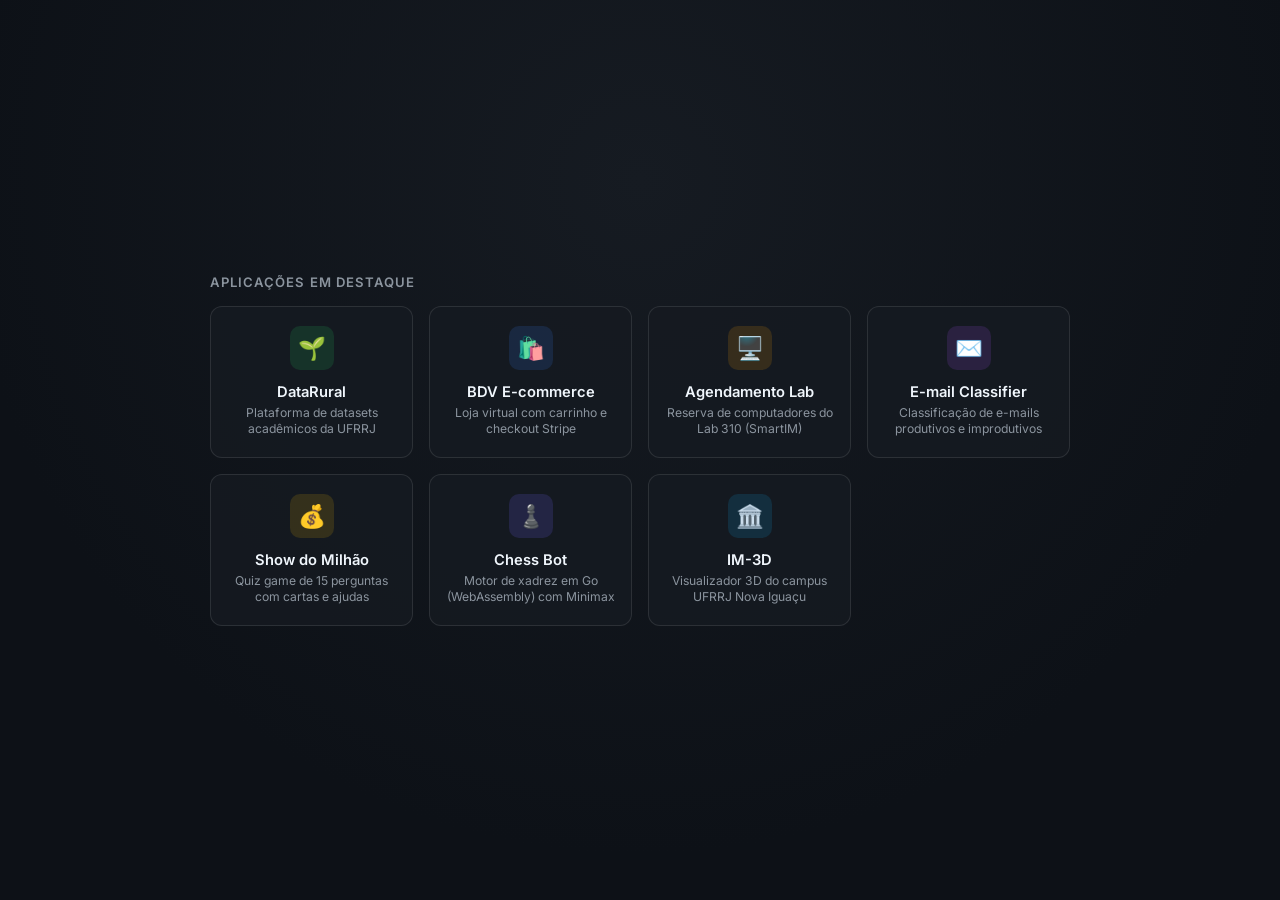
<file: demos/browser-home/index.html>
<!DOCTYPE html>
<html lang="pt-BR">

<head>
  <meta charset="UTF-8">
  <meta name="viewport" content="width=device-width, initial-scale=1.0">
  <title>Página Inicial — Ravsil Web</title>
  <link rel="preconnect" href="https://fonts.googleapis.com">
  <link rel="preconnect" href="https://fonts.gstatic.com" crossorigin>
  <link href="https://fonts.googleapis.com/css2?family=Inter:wght@300;400;500;600;700&display=swap" rel="stylesheet">
  <style>
    :root {
      --bg: #0d1117;
      --card-bg: rgba(22, 27, 34, 0.85);
      --card-hover: rgba(33, 38, 45, 0.95);
      --border: rgba(255, 255, 255, 0.1);
      --border-hover: rgba(56, 189, 248, 0.45);
      --text: #f0f6fc;
      --text-muted: #8b949e;
      --accent: #38bdf8;
    }

    * {
      box-sizing: border-box;
      margin: 0;
      padding: 0;
    }

    body {
      font-family: 'Inter', -apple-system, BlinkMacSystemFont, sans-serif;
      background: radial-gradient(circle at 50% 20%, #161b22 0%, #0d1117 70%);
      color: var(--text);
      min-height: 100vh;
      display: flex;
      flex-direction: column;
      align-items: center;
      justify-content: center;
      padding: 2rem 1.5rem;
    }

    .container {
      width: 100%;
      max-width: 860px;
      text-align: center;
      animation: fadeIn 0.4s ease-out;
    }

    @keyframes fadeIn {
      from {
        opacity: 0;
        transform: translateY(12px);
      }

      to {
        opacity: 1;
        transform: translateY(0);
      }
    }

    .logo-badge {
      display: inline-flex;
      align-items: center;
      gap: 0.6rem;
      padding: 0.4rem 1rem;
      border-radius: 9999px;
      background: rgba(56, 189, 248, 0.1);
      border: 1px solid rgba(56, 189, 248, 0.25);
      color: var(--accent);
      font-size: 0.8rem;
      font-weight: 600;
      letter-spacing: 0.05em;
      text-transform: uppercase;
      margin-bottom: 1.25rem;
    }

    .logo-badge svg {
      width: 14px;
      height: 14px;
      fill: currentColor;
    }

    h1 {
      font-size: 2.5rem;
      font-weight: 700;
      letter-spacing: -0.03em;
      margin-bottom: 0.5rem;
      background: linear-gradient(135deg, #ffffff 0%, #94a3b8 100%);
      -webkit-background-clip: text;
      -webkit-text-fill-color: transparent;
    }

    .subtitle {
      color: var(--text-muted);
      font-size: 1rem;
      margin-bottom: 2.25rem;
      max-width: 520px;
      margin-left: auto;
      margin-right: auto;
    }

    .search-bar {
      position: relative;
      max-width: 580px;
      margin: 0 auto 2.5rem;
    }

    .search-input {
      width: 100%;
      padding: 0.85rem 1.25rem 0.85rem 3rem;
      font-size: 0.95rem;
      color: var(--text);
      background: rgba(22, 27, 34, 0.9);
      border: 1px solid var(--border);
      border-radius: 14px;
      outline: none;
      transition: all 0.2s ease;
      box-shadow: 0 4px 20px rgba(0, 0, 0, 0.3);
    }

    .search-input:focus {
      border-color: var(--accent);
      box-shadow: 0 0 0 3px rgba(56, 189, 248, 0.18), 0 4px 24px rgba(0, 0, 0, 0.4);
    }

    .search-icon {
      position: absolute;
      left: 1.1rem;
      top: 50%;
      transform: translateY(-50%);
      width: 18px;
      height: 18px;
      stroke: var(--text-muted);
      stroke-width: 2;
      fill: none;
      pointer-events: none;
    }

    .section-title {
      font-size: 0.82rem;
      font-weight: 600;
      color: var(--text-muted);
      text-transform: uppercase;
      letter-spacing: 0.08em;
      text-align: left;
      margin-bottom: 1rem;
    }

    .grid {
      display: grid;
      grid-template-columns: repeat(auto-fill, minmax(180px, 1fr));
      gap: 1rem;
    }

    .card {
      background: var(--card-bg);
      border: 1px solid var(--border);
      border-radius: 12px;
      padding: 1.2rem 1rem;
      text-decoration: none;
      color: inherit;
      display: flex;
      flex-direction: column;
      align-items: center;
      text-align: center;
      transition: all 0.2s ease;
      cursor: pointer;
    }

    .card:hover {
      background: var(--card-hover);
      border-color: var(--border-hover);
      transform: translateY(-3px);
      box-shadow: 0 8px 24px rgba(0, 0, 0, 0.35);
    }

    .card-icon {
      width: 44px;
      height: 44px;
      border-radius: 10px;
      display: flex;
      align-items: center;
      justify-content: center;
      margin-bottom: 0.8rem;
      font-size: 1.4rem;
    }

    .card-title {
      font-size: 0.92rem;
      font-weight: 600;
      margin-bottom: 0.25rem;
      color: var(--text);
    }

    .card-desc {
      font-size: 0.76rem;
      color: var(--text-muted);
      line-height: 1.35;
    }
  </style>
</head>

<body>
  <div class="container">
    <div class="section-title">Aplicações em Destaque</div>
    <div class="grid" id="apps-grid">
      <a class="card" href="../datarural/index.html" data-md="datarural.md">
        <div class="card-icon" style="background: rgba(34, 197, 94, 0.15); color: #22c55e;">🌱</div>
        <div class="card-title">DataRural</div>
        <div class="card-desc">Plataforma de datasets acadêmicos da UFRRJ</div>
      </a>
      <a class="card" href="../e-commerce/index.html" data-md="e-commerce.md">
        <div class="card-icon" style="background: rgba(59, 130, 246, 0.15); color: #3b82f6;">🛍️</div>
        <div class="card-title">BDV E-commerce</div>
        <div class="card-desc">Loja virtual com carrinho e checkout Stripe</div>
      </a>
      <a class="card" href="../agendamento-lab/index.html" data-md="agendamento-lab.md">
        <div class="card-icon" style="background: rgba(245, 158, 11, 0.15); color: #f59e0b;">🖥️</div>
        <div class="card-title">Agendamento Lab</div>
        <div class="card-desc">Reserva de computadores do Lab 310 (SmartIM)</div>
      </a>
      <a class="card" href="https://emailclassifier.ravsil.dev" target="_blank" data-md="email-classifier.md">
        <div class="card-icon" style="background: rgba(168, 85, 247, 0.15); color: #a855f7;">✉️</div>
        <div class="card-title">E-mail Classifier</div>
        <div class="card-desc">Classificação de e-mails produtivos e improdutivos</div>
      </a>
      <a class="card" href="../show-do-milhao/index.html" data-md="show-do-milhao.md">
        <div class="card-icon" style="background: rgba(234, 179, 8, 0.15); color: #eab308;">💰</div>
        <div class="card-title">Show do Milhão</div>
        <div class="card-desc">Quiz game de 15 perguntas com cartas e ajudas</div>
      </a>
      <a class="card" href="../chess-bot/index.html" data-md="chess-bot.md">
        <div class="card-icon" style="background: rgba(108, 92, 231, 0.18); color: #a29bfe;">♟️</div>
        <div class="card-title">Chess Bot</div>
        <div class="card-desc">Motor de xadrez em Go (WebAssembly) com Minimax</div>
      </a>
      <a class="card" href="../IM-3D/index.html" data-md="IM-3D.md">
        <div class="card-icon" style="background: rgba(14, 165, 233, 0.15); color: #0ea5e9;">🏛️</div>
        <div class="card-title">IM-3D</div>
        <div class="card-desc">Visualizador 3D do campus UFRRJ Nova Iguaçu</div>
      </a>
    </div>
  </div>

  <script>
    // Notify parent window to update address bar if inside browser iframe
    document.querySelectorAll('.card').forEach(card => {
      card.addEventListener('click', (e) => {
        const md = card.dataset.md;
        const href = card.getAttribute('href');
        if (window.parent && window.parent !== window && window.parent.onBrowserChildNavigate) {
          e.preventDefault();
          window.parent.onBrowserChildNavigate(md, href);
        }
      });
    });

    const searchInput = document.getElementById('search-input');
    const cards = document.querySelectorAll('.card');
    searchInput.addEventListener('input', () => {
      const q = searchInput.value.toLowerCase().trim();
      cards.forEach(card => {
        const text = card.textContent.toLowerCase();
        card.style.display = text.includes(q) ? 'flex' : 'none';
      });
    });
  </script>
</body>

</html>
</file>
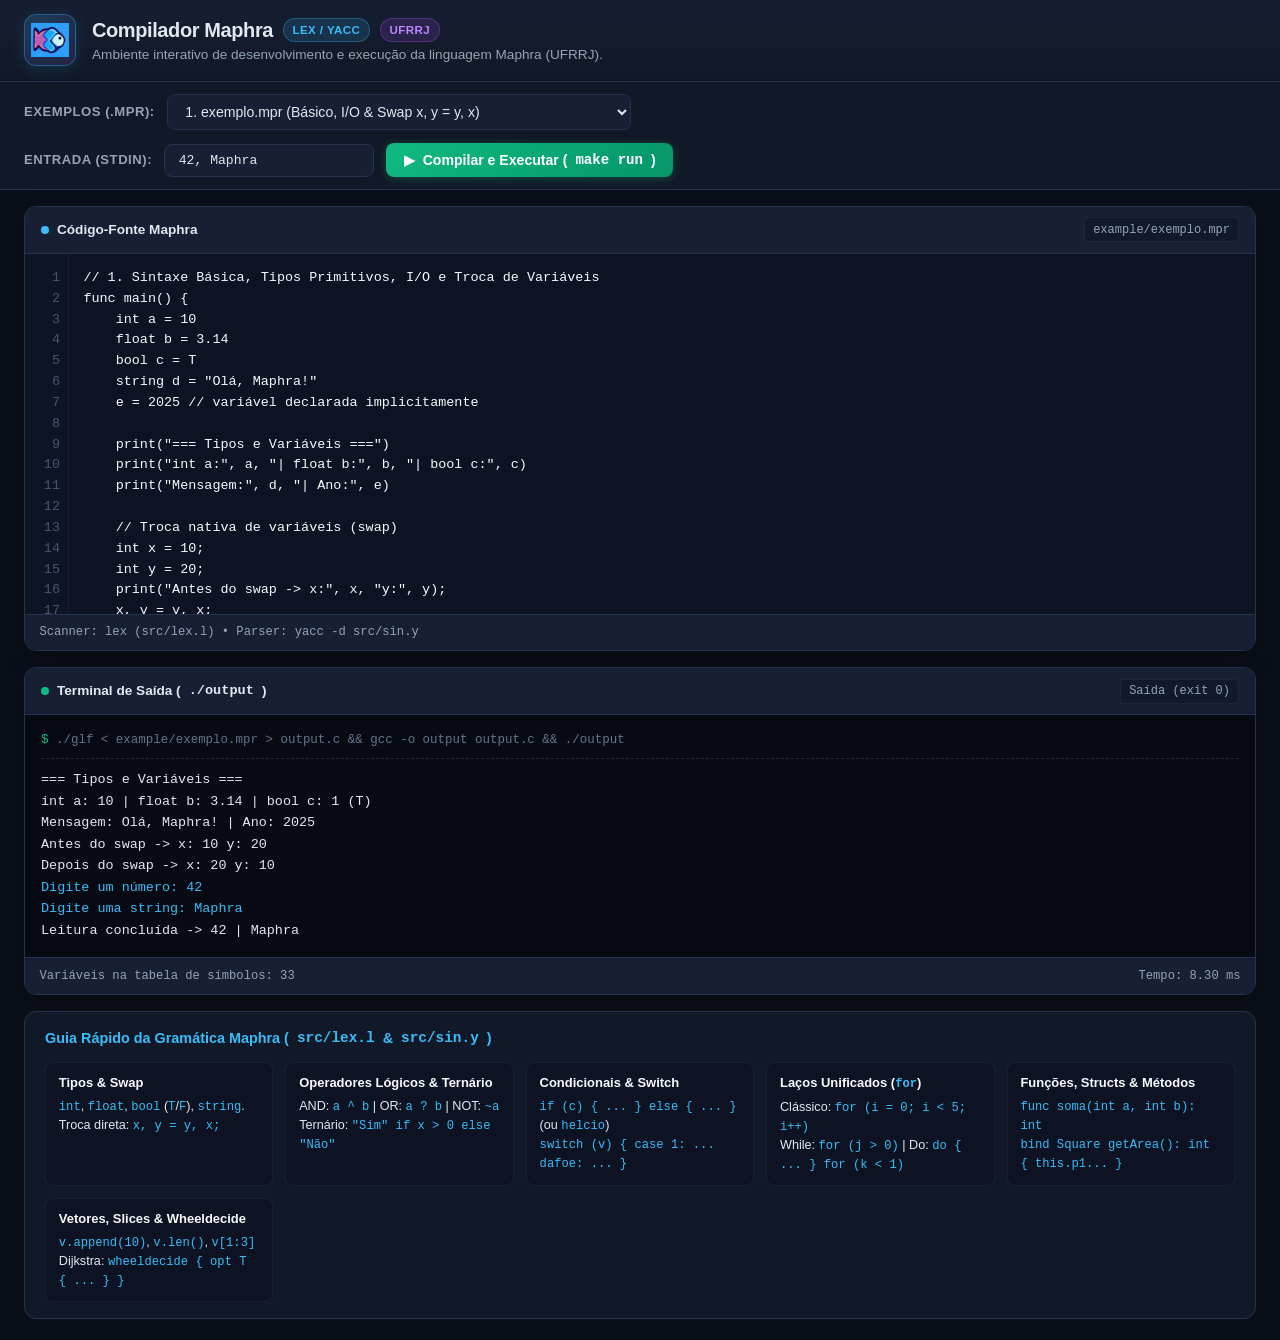
<file: demos/compiladores/index.html>
<!DOCTYPE html>
<html lang="pt-BR">
<head>
  <meta charset="UTF-8" />
  <meta name="viewport" content="width=device-width, initial-scale=1.0" />
  <title>Compilador Maphra — Playground & Tradutor de 3 Endereços</title>
  <style>
    :root {
      --bg-primary: #0b0f19;
      --bg-secondary: #111827;
      --bg-panel: #161f33;
      --bg-code: #0d1322;
      --border: #26334d;
      --text-main: #e2e8f0;
      --text-muted: #94a3b8;
      --accent: #38bdf8;
      --accent-hover: #0ea5e9;
      --accent-green: #10b981;
      --accent-amber: #f59e0b;
      --accent-purple: #a855f7;
      --danger: #ef4444;
      --font-mono: 'JetBrains Mono', 'Fira Code', 'Cascadia Code', Consolas, monospace;
      --font-sans: 'Inter', -apple-system, BlinkMacSystemFont, 'Segoe UI', Roboto, sans-serif;
    }

    * {
      box-sizing: border-box;
      margin: 0;
      padding: 0;
    }

    body {
      background-color: var(--bg-primary);
      color: var(--text-main);
      font-family: var(--font-sans);
      min-height: 100vh;
      display: flex;
      flex-direction: column;
      line-height: 1.5;
    }

    /* Header */
    header {
      background: linear-gradient(180deg, rgba(22, 31, 51, 0.95) 0%, rgba(17, 24, 39, 0.95) 100%);
      border-bottom: 1px solid var(--border);
      padding: 0.9rem 1.5rem;
      display: flex;
      align-items: center;
      justify-content: space-between;
      flex-wrap: wrap;
      gap: 1rem;
    }

    .brand {
      display: flex;
      align-items: center;
      gap: 1rem;
    }

    .logo-wrap {
      width: 52px;
      height: 52px;
      border-radius: 12px;
      background: radial-gradient(circle at 30% 30%, rgba(56, 189, 248, 0.22), rgba(168, 85, 247, 0.12));
      border: 1px solid rgba(56, 189, 248, 0.35);
      display: flex;
      align-items: center;
      justify-content: center;
      padding: 6px;
      box-shadow: 0 4px 16px rgba(56, 189, 248, 0.15);
    }

    .logo-wrap img {
      width: 100%;
      height: 100%;
      object-fit: contain;
    }

    .brand-text h1 {
      font-size: 1.25rem;
      font-weight: 700;
      letter-spacing: -0.02em;
      display: flex;
      align-items: center;
      gap: 0.6rem;
    }

    .badge {
      font-size: 0.72rem;
      font-weight: 600;
      text-transform: uppercase;
      padding: 0.15rem 0.55rem;
      border-radius: 999px;
      background: rgba(56, 189, 248, 0.15);
      color: var(--accent);
      border: 1px solid rgba(56, 189, 248, 0.3);
      letter-spacing: 0.04em;
    }

    .badge-purple {
      background: rgba(168, 85, 247, 0.15);
      color: #c084fc;
      border-color: rgba(168, 85, 247, 0.3);
    }

    .brand-text p {
      font-size: 0.85rem;
      color: var(--text-muted);
    }

    /* Controls Bar */
    .toolbar {
      background: var(--bg-secondary);
      border-bottom: 1px solid var(--border);
      padding: 0.75rem 1.5rem;
      display: flex;
      align-items: center;
      justify-content: space-between;
      flex-wrap: wrap;
      gap: 0.85rem;
    }

    .toolbar-group {
      display: flex;
      align-items: center;
      gap: 0.75rem;
      flex-wrap: wrap;
    }

    label.control-label {
      font-size: 0.82rem;
      color: var(--text-muted);
      font-weight: 600;
      text-transform: uppercase;
      letter-spacing: 0.04em;
    }

    select, input.stdin-input {
      background: var(--bg-panel);
      color: var(--text-main);
      border: 1px solid var(--border);
      border-radius: 8px;
      padding: 0.5rem 0.85rem;
      font-size: 0.88rem;
      font-family: var(--font-sans);
      outline: none;
      transition: border-color 0.15s;
    }

    select:focus, input.stdin-input:focus {
      border-color: var(--accent);
    }

    input.stdin-input {
      font-family: var(--font-mono);
      width: 210px;
      font-size: 0.82rem;
    }

    .btn {
      display: inline-flex;
      align-items: center;
      gap: 0.5rem;
      border: none;
      border-radius: 8px;
      padding: 0.55rem 1.1rem;
      font-size: 0.88rem;
      font-weight: 600;
      cursor: pointer;
      transition: all 0.15s ease;
      font-family: var(--font-sans);
    }

    .btn-run {
      background: linear-gradient(135deg, #10b981 0%, #059669 100%);
      color: #fff;
      box-shadow: 0 2px 10px rgba(16, 185, 129, 0.3);
    }

    .btn-run:hover {
      filter: brightness(1.08);
      transform: translateY(-1px);
    }

    .btn-secondary {
      background: var(--bg-panel);
      color: var(--text-main);
      border: 1px solid var(--border);
    }

    .btn-secondary:hover {
      border-color: var(--accent);
      color: var(--accent);
    }

    /* Main Workspace Rows */
    .workspace {
      flex: 1;
      display: flex;
      flex-direction: column;
      gap: 1rem;
      padding: 1rem 1.5rem;
    }

    .pane-intermediate {
      display: none;
    }

    .pane-intermediate.visible {
      display: flex;
    }

    .subtle-ir-toggle {
      background: transparent;
      border: 1px solid rgba(148, 163, 184, 0.2);
      color: var(--text-muted);
      font-family: var(--font-mono);
      font-size: 0.72rem;
      padding: 0.18rem 0.55rem;
      border-radius: 4px;
      cursor: pointer;
      transition: color 0.15s, border-color 0.15s, background 0.15s;
    }

    .subtle-ir-toggle:hover,
    .subtle-ir-toggle.active {
      color: #c084fc;
      border-color: rgba(168, 85, 247, 0.45);
      background: rgba(168, 85, 247, 0.08);
    }

    .pane {
      background: var(--bg-secondary);
      border: 1px solid var(--border);
      border-radius: 12px;
      display: flex;
      flex-direction: column;
      overflow: hidden;
      box-shadow: 0 8px 24px rgba(0, 0, 0, 0.25);
    }

    .pane-header {
      background: var(--bg-panel);
      padding: 0.65rem 1rem;
      border-bottom: 1px solid var(--border);
      display: flex;
      align-items: center;
      justify-content: space-between;
      gap: 0.5rem;
    }

    .pane-title {
      font-size: 0.85rem;
      font-weight: 600;
      display: flex;
      align-items: center;
      gap: 0.5rem;
      color: var(--text-main);
    }

    .dot {
      width: 8px;
      height: 8px;
      border-radius: 50%;
      display: inline-block;
    }
    .dot-blue { background: var(--accent); }
    .dot-purple { background: var(--accent-purple); }
    .dot-green { background: var(--accent-green); }

    .pane-meta {
      font-size: 0.75rem;
      font-family: var(--font-mono);
      color: var(--text-muted);
      background: rgba(15, 23, 42, 0.6);
      padding: 0.15rem 0.5rem;
      border-radius: 4px;
      border: 1px solid rgba(255, 255, 255, 0.06);
    }

    /* Code Editor */
    .editor-container {
      position: relative;
      flex: 1;
      display: flex;
      background: var(--bg-code);
      min-height: 280px;
      max-height: 360px;
    }

    .line-numbers {
      width: 44px;
      padding: 0.9rem 0.5rem 0.9rem 0;
      text-align: right;
      font-family: var(--font-mono);
      font-size: 0.84rem;
      line-height: 1.55;
      color: #475569;
      background: rgba(15, 23, 42, 0.5);
      border-right: 1px solid rgba(255, 255, 255, 0.05);
      user-select: none;
      overflow: hidden;
    }

    textarea#maphra-source {
      flex: 1;
      background: transparent;
      color: #f8fafc;
      border: none;
      outline: none;
      padding: 0.9rem;
      font-family: var(--font-mono);
      font-size: 0.84rem;
      line-height: 1.55;
      resize: none;
      tab-size: 4;
      white-space: pre;
      overflow: auto;
    }

    pre.code-output {
      flex: 1;
      background: var(--bg-code);
      color: #cbd5e1;
      padding: 0.9rem 1rem;
      font-family: var(--font-mono);
      font-size: 0.81rem;
      line-height: 1.52;
      overflow: auto;
      white-space: pre;
      max-height: 520px;
    }

    /* Syntax colors in C 3-address output */
    .c-comment { color: #64748b; font-style: italic; }
    .c-preproc { color: #c084fc; }
    .c-kw { color: #38bdf8; font-weight: 600; }
    .c-label { color: #f59e0b; font-weight: 700; }
    .c-temp { color: #93c5fd; }
    .c-str { color: #34d399; }

    /* Terminal Output */
    .terminal-body {
      flex: 1;
      background: #070a12;
      padding: 1rem;
      font-family: var(--font-mono);
      font-size: 0.84rem;
      line-height: 1.6;
      overflow-y: auto;
      display: flex;
      flex-direction: column;
      gap: 0.65rem;
      min-height: 190px;
      max-height: 320px;
    }

    .term-cmd {
      color: #64748b;
      font-size: 0.78rem;
      border-bottom: 1px dashed #1e293b;
      padding-bottom: 0.45rem;
    }

    .term-cmd span {
      color: #10b981;
    }

    .term-lines {
      color: #e2e8f0;
      white-space: pre-wrap;
      word-break: break-word;
    }

    .term-line-input {
      color: #38bdf8;
    }

    .term-error {
      color: #f87171;
      background: rgba(239, 68, 68, 0.1);
      border-left: 3px solid #ef4444;
      padding: 0.5rem 0.75rem;
      border-radius: 4px;
    }

    .stats-bar {
      background: var(--bg-panel);
      border-top: 1px solid var(--border);
      padding: 0.55rem 0.9rem;
      font-size: 0.76rem;
      color: var(--text-muted);
      display: flex;
      justify-content: space-between;
      flex-wrap: wrap;
      gap: 0.5rem;
      font-family: var(--font-mono);
    }

    /* Quick Reference Drawer */
    .reference-section {
      padding: 0 1.5rem 1.5rem;
    }

    .reference-card {
      background: var(--bg-secondary);
      border: 1px solid var(--border);
      border-radius: 12px;
      padding: 1rem 1.25rem;
    }

    .reference-card h3 {
      font-size: 0.9rem;
      color: var(--accent);
      margin-bottom: 0.75rem;
      display: flex;
      align-items: center;
      gap: 0.5rem;
    }

    .ref-grid {
      display: grid;
      grid-template-columns: repeat(auto-fit, minmax(220px, 1fr));
      gap: 0.75rem;
    }

    .ref-item {
      background: var(--bg-code);
      border: 1px solid rgba(255, 255, 255, 0.05);
      border-radius: 8px;
      padding: 0.65rem 0.8rem;
      font-size: 0.79rem;
    }

    .ref-item strong {
      display: block;
      color: #f8fafc;
      margin-bottom: 0.25rem;
      font-size: 0.81rem;
    }

    .ref-item code {
      font-family: var(--font-mono);
      color: #38bdf8;
      font-size: 0.76rem;
    }
  </style>
</head>
<body>

  <header>
    <div class="brand">
      <div class="logo-wrap">
        <img src="peixinho.svg" alt="Logo Maphra Peixinho" />
      </div>
      <div class="brand-text">
        <h1>
          Compilador Maphra
          <span class="badge">Lex / Yacc</span>
          <span class="badge badge-purple">UFRRJ</span>
        </h1>
        <p>Ambiente interativo de desenvolvimento e execução da linguagem Maphra (UFRRJ).</p>
      </div>
    </div>
  </header>

  <div class="toolbar">
    <div class="toolbar-group">
      <label class="control-label" for="preset-select">Exemplos (.mpr):</label>
      <select id="preset-select" aria-label="Selecionar programa de exemplo Maphra">
        <option value="exemplo">1. exemplo.mpr (Básico, I/O &amp; Swap x, y = y, x)</option>
        <option value="condicionais_switch">2. condicionais_switch.mpr (Ternário, switch/dafoe, ^ ? ~)</option>
        <option value="lacos">3. lacos.mpr (for, while com for(j>0), do...for)</option>
        <option value="funcoes_structs">4. funcoes_structs.mpr (func, sobrecarga, struct &amp; bind)</option>
        <option value="vetores_matrizes">5. vetores_matrizes.mpr (Vetores dinâmicos, slices [1:3], matrizes)</option>
        <option value="wheeldecide">6. wheeldecide.mpr (Dijkstra Guarded Commands wd &amp; do wd)</option>
      </select>
    </div>

    <div class="toolbar-group">
      <label class="control-label" for="stdin-values" title="Valores separados por vírgula para chamadas input()">Entrada (stdin):</label>
      <input type="text" id="stdin-values" class="stdin-input" value="42, Maphra" placeholder="Ex: 42, Maphra" />
      <button class="btn btn-run" id="btn-compile-run">
        <span>&#9654;</span> Compilar e Executar (<code>make run</code>)
      </button>
    </div>
  </div>

  <main class="workspace">
    <!-- Row 1: Maphra Source Editor -->
    <section class="pane">
      <div class="pane-header">
        <div class="pane-title">
          <span class="dot dot-blue"></span>
          Código-Fonte Maphra
        </div>
        <span class="pane-meta" id="source-filename">example/exemplo.mpr</span>
      </div>
      <div class="editor-container">
        <div class="line-numbers" id="line-numbers">1</div>
        <textarea id="maphra-source" spellcheck="false" aria-label="Editor de código Maphra"></textarea>
      </div>
      <div class="stats-bar">
        <span id="lexer-stats">Scanner: lex (src/lex.l) &bull; Parser: yacc -d src/sin.y</span>
      </div>
    </section>

    <!-- Row 2: Execution Output Terminal -->
    <section class="pane pane-terminal">
      <div class="pane-header">
        <div class="pane-title">
          <span class="dot dot-green"></span>
          Terminal de Saída (<code>./output</code>)
        </div>
        <span class="pane-meta" id="exec-status">Pronto</span>
      </div>
      <div class="terminal-body" id="terminal-output" aria-live="polite"></div>
      <div class="stats-bar">
        <span id="scope-vars">Variáveis na tabela de símbolos: 0</span>
        <span id="exec-time">Tempo: 0.0 ms</span>
      </div>
    </section>
  </main>

  <section class="reference-section">
    <div class="reference-card">
      <h3>Guia Rápido da Gramática Maphra (<code>src/lex.l</code> &amp; <code>src/sin.y</code>)</h3>
      <div class="ref-grid">
        <div class="ref-item">
          <strong>Tipos &amp; Swap</strong>
          <code>int</code>, <code>float</code>, <code>bool</code> (<code>T</code>/<code>F</code>), <code>string</code>.<br/>
          Troca direta: <code>x, y = y, x;</code>
        </div>
        <div class="ref-item">
          <strong>Operadores Lógicos &amp; Ternário</strong>
          AND: <code>a ^ b</code> | OR: <code>a ? b</code> | NOT: <code>~a</code><br/>
          Ternário: <code>"Sim" if x &gt; 0 else "Não"</code>
        </div>
        <div class="ref-item">
          <strong>Condicionais &amp; Switch</strong>
          <code>if (c) { ... } else { ... }</code> (ou <code>helcio</code>)<br/>
          <code>switch (v) { case 1: ... dafoe: ... }</code>
        </div>
        <div class="ref-item">
          <strong>Laços Unificados (<code>for</code>)</strong>
          Clássico: <code>for (i = 0; i &lt; 5; i++)</code><br/>
          While: <code>for (j &gt; 0)</code> | Do: <code>do { ... } for (k &lt; 1)</code>
        </div>
        <div class="ref-item">
          <strong>Funções, Structs &amp; Métodos</strong>
          <code>func soma(int a, int b): int</code><br/>
          <code>bind Square getArea(): int { this.p1... }</code>
        </div>
        <div class="ref-item">
          <strong>Vetores, Slices &amp; Wheeldecide</strong>
          <code>v.append(10)</code>, <code>v.len()</code>, <code>v[1:3]</code><br/>
          Dijkstra: <code>wheeldecide { opt T { ... } }</code>
        </div>
      </div>
    </div>
  </section>

  <script>
    // =========================================================================
    // 1. PRESET EXAMPLES COVERING ALL FEATURES FROM README.md
    // =========================================================================
    const PRESETS = {
      exemplo: {
        filename: "example/exemplo.mpr",
        code: `// 1. Sintaxe Básica, Tipos Primitivos, I/O e Troca de Variáveis
func main() {
    int a = 10
    float b = 3.14
    bool c = T
    string d = "Olá, Maphra!"
    e = 2025 // variável declarada implicitamente

    print("=== Tipos e Variáveis ===")
    print("int a:", a, "| float b:", b, "| bool c:", c)
    print("Mensagem:", d, "| Ano:", e)

    // Troca nativa de variáveis (swap)
    int x = 10;
    int y = 20;
    print("Antes do swap -> x:", x, "y:", y);
    x, y = y, x;
    print("Depois do swap -> x:", x, "y:", y);

    // Entrada e Saída (usa valores do campo stdin acima)
    int num = input("Digite um número: ")
    string nome = input("Digite uma string: ")
    print("Leitura concluída ->", num, "|", nome)
}`
      },

      condicionais_switch: {
        filename: "example/condicionais_switch.mpr",
        code: `// 2. Expressão Ternária, Operadores Lógicos (^, ?, ~) e Switch/Dafoe
func main() {
    int idade = 21;
    string status = "Maior de idade" if idade >= 18 else "Menor de idade";
    print("Status (Ternário):", status);

    bool temCarteira = T;
    bool acompanhado = F;

    // Operadores lógicos: ^ (AND), ? (OR), ~ (NOT)
    if ((idade >= 18 ^ temCarteira) ? acompanhado) {
        print("Permissão para dirigir: Liberada");
    }

    if (~acompanhado) {
        print("Nota: Condutor está desacompanhado (~acompanhado == T)");
    }

    int a = 3;
    int b = 3;
    if (a < b) {
        print("'a' é menor que 'b'");
    } else if (a == b) {
        print("'a' é igual a 'b'");
    } else {
        print("'a' é maior que 'b'");
    }

    string foo = "hello"
    switch (foo) {
        case "hello":
            print("switch -> foo é hello")
            break
        case "world":
            print("switch -> foo é world")
            break
        dafoe:
            print("switch -> foo não é nem hello nem world")
    }
}`
      },

      lacos: {
        filename: "example/lacos.mpr",
        code: `// 3. Laços de Repetição: for clássico, while (for cond) e do-while (do...for)
func main() {
    print("--- Laço for (com continue no 3) ---");
    for (i = 0; i < 5; i++) {
        if (i == 3) {
            continue;
        }
        print("i =", i);
    }

    print("--- Laço while: for (j > 0) com break no 2 ---");
    int j = 5;
    for (j > 0) {
        if (j == 2) {
            break
        }
        print("j =", j);
        j--;
    }

    print("--- Laço do-while: do { ... } for (k < 3) ---");
    int k = 0;
    do {
        print("k =", k);
        k++;
    } for (k < 3);
}`
      },

      funcoes_structs: {
        filename: "example/funcoes_structs.mpr",
        code: `// 4. Funções, Sobrecarga, Structs Aninhados e Métodos (bind)
struct Point {
    int x;
    int y;
}

struct Square {
    Point p1;
    Point p2;
    Point p3;
    Point p4;
}

func soma(int a, int b): int {
    return a + b
}

func saudacao(string name) {
    print("Hello,", name + "!")
}

// Sobrecarga de funções pelo tipo dos parâmetros
func produto(int a, int b): int {
    return a * b
}

func produto(Point p): int {
    return p.x * p.y
}

// Método associado ao struct Square via bind
bind Square getArea(): int {
    return (this.p2.x - this.p1.x) * (this.p3.y - this.p1.y)
}

// Método associado ao tipo primitivo float
bind float squared(float a): float {
    return a * a
}

func main() {
    saudacao("UFRRJ")
    print("soma(12, 30) =", soma(12, 30))

    Point pt
    pt.x = 6
    pt.y = 7
    print("produto(4, 5) =", produto(4, 5))
    print("produto(Point{6,7}) =", produto(pt))

    Square sq
    sq.p1.x = 0; sq.p1.y = 0;
    sq.p2.x = 8; sq.p2.y = 0;
    sq.p3.x = 0; sq.p3.y = 5;
    print("Área do Square (bind getArea):", sq.getArea())

    float raio = 4.5
    print("4.5.squared() =", raio.squared(raio))
}`
      },

      vetores_matrizes: {
        filename: "example/vetores_matrizes.mpr",
        code: `// 5. Vetores Dinâmicos (.append, .len, .remove), Slices [1:3], for-in e Matrizes
func main() {
    string cores[];
    cores.append("vermelho");
    cores.append("verde");
    cores.append("azul");
    print("Cores (tamanho inicial):", cores.len());
    cores.remove(0);
    print("Após cores.remove(0), tamanho:", cores.len(), "| Primeiro:", cores[0]);

    int numeros[];
    numeros.append(10);
    numeros.append(20);
    numeros.append(30);
    numeros.append(40);

    print("Primeiro elemento de numeros:", numeros[0]);

    int fatia[] = numeros[1:3];
    print("Iterando sobre slice numeros[1:3] com for-in:");
    for (int el in fatia) {
        print(" -> elemento da fatia:", el);
    }

    int matriz[][]
    matriz.append([1, 2, 3])
    matriz.append([4, 5, 6])
    print("Acesso à matriz 2D: matriz[0][1] =", matriz[0][1], "| matriz[1][2] =", matriz[1][2])
}`
      },

      wheeldecide: {
        filename: "example/wheeldecide.mpr",
        code: `// 6. Comandos Guardados de Dijkstra (wheeldecide / wd)
func main() {
    print("=== Sorteio Não-Determinístico (wheeldecide) ===")
    wheeldecide {
        opt T {
            print(" -> O ramo sorteado pela guarda foi: Opção 1")
        }
        opt T {
            print(" -> O ramo sorteado pela guarda foi: Opção 2")
        }
        opt T {
            print(" -> O ramo sorteado pela guarda foi: Opção 3")
        }
    }

    // Ordenação não-determinística com do wd (Guarded Loop)
    int q1 = 42
    int q2 = 7
    int q3 = 19
    int q4 = 3
    print("Antes do 'do wd':", q1, q2, q3, q4)

    do wd {
        opt q1 > q2 {
            q1, q2 = q2, q1
        }
        opt q2 > q3 {
            q2, q3 = q3, q2
        }
        opt q3 > q4 {
            q3, q4 = q4, q3
        }
    }

    print("Após ordenação guardada 'do wd':", q1, q2, q3, q4)
}`
      }
    };

    // =========================================================================
    // 2. MAPHRA COMPILER (3-ADDRESS C TRANSLATOR) & INTERPRETER
    //    Follows src/lex.l, src/sin.y, and src/utils.hpp
    // =========================================================================
    class MaphraCompilerAndVM {
      constructor(stdinValues = []) {
        this.stdinQueue = [...stdinValues];
        this.tempCount = 0;
        this.labelCount = 0;
        this.funcCount = 0;
        this.methodCount = 0;
        this.structCount = 0;

        this.variables = []; // { nome, tipo, id, ehDinamico }
        this.varMap = new Map();
        this.structs = new Map(); // name -> { id, fields: [{name, type}] }
        this.functions = []; // { name, id, returnType, params, bodyLines }
        this.methods = [];   // { targetType, name, id, returnType, params, bodyLines }
        this.freeVars = [];
        this.freeVectors = [];

        this.vectorUsed = false;
        this.removeUsed = false;
        this.sliceUsed = false;
        this.strCompared = false;
        this.wdUsed = false;

        this.stdout = [];
      }

      genId() {
        return `t${this.tempCount++}`;
      }

      genLabel() {
        return `L${this.labelCount++}`;
      }

      cType(tipo) {
        if (tipo === "string") return "char*";
        if (tipo && tipo.endsWith("[]")) return "struct Vetor";
        if (this.structs.has(tipo)) return this.structs.get(tipo).id;
        return tipo || "int";
      }

      declareVar(nome, tipo, ehDinamico = false) {
        if (this.varMap.has(nome)) {
          return this.varMap.get(nome);
        }
        const id = this.genId();
        const entry = { nome, tipo: this.cType(tipo), rawType: tipo, id, ehDinamico };
        this.variables.push(entry);
        this.varMap.set(nome, entry);
        if (ehDinamico) {
          this.vectorUsed = true;
          this.freeVectors.push(id);
        }
        return entry;
      }

      declareTemp(tipo) {
        const id = this.genId();
        const entry = { nome: String(this.tempCount - 1), tipo: this.cType(tipo), rawType: tipo, id, ehDinamico: false };
        this.variables.push(entry);
        return id;
      }

      stripComments(src) {
        // Remove /* ... */ and // ...
        return src
          .replace(/\/\*[\s\S]*?\*\//g, "")
          .replace(/\/\/.*$/gm, "");
      }

      // Extract Balanced Braces block starting at openBraceIdx
      extractBlock(text, openBraceIdx) {
        let depth = 0;
        for (let i = openBraceIdx; i < text.length; i++) {
          if (text[i] === "{") depth++;
          else if (text[i] === "}") {
            depth--;
            if (depth === 0) {
              return {
                content: text.slice(openBraceIdx + 1, i),
                endIdx: i + 1
              };
            }
          }
        }
        throw new Error("Bloco '{' não fechado corretamente.");
      }

      compileAndRun(sourceCode) {
        const t0 = performance.now();
        const cleaned = this.stripComments(sourceCode);

        // 1. Parse top-level structs, functions, methods, and main
        const topLevel = this.parseTopLevel(cleaned);

        // 2. Generate 3-Address C Code matching sin.y & utils.hpp
        const cCode = this.generateThreeAddressC(topLevel);

        // 3. Execute AST / statements in Maphra VM
        this.executeProgram(topLevel);

        const elapsed = (performance.now() - t0).toFixed(2);
        return {
          cCode,
          stdout: this.stdout,
          tempCount: this.tempCount,
          labelCount: this.labelCount,
          varCount: this.variables.length,
          elapsed
        };
      }

      parseTopLevel(src) {
        const structs = [];
        const funcs = [];
        const binds = [];
        let mainBody = "";
        const globalStmts = [];

        let i = 0;
        const len = src.length;

        while (i < len) {
          // Skip whitespace & semicolons
          while (i < len && /[\s;]/.test(src[i])) i++;
          if (i >= len) break;

          const rest = src.slice(i);

          // Match struct Name { ... }
          const structMatch = rest.match(/^struct\s+([A-Za-z_]\w*)\s*\{/);
          if (structMatch) {
            const name = structMatch[1];
            const braceIdx = i + structMatch[0].length - 1;
            const blk = this.extractBlock(src, braceIdx);
            const fields = [];
            blk.content.split(/[\n;]+/).forEach(line => {
              const m = line.trim().match(/^(int|float|bool|string|[A-Za-z_]\w*)\s+([A-Za-z_]\w*)$/);
              if (m) fields.push({ type: m[1], name: m[2] });
            });
            const sId = `struct ${name}`;
            this.structs.set(name, { id: sId, name, fields });
            structs.push({ name, id: sId, fields });
            i = blk.endIdx;
            continue;
          }

          // Match func Name(...) [: type] { ... }
          const funcMatch = rest.match(/^func\s+([A-Za-z_]\w*)\s*\(([^)]*)\)\s*(?::\s*(int|float|bool|string|[A-Za-z_]\w*))?\s*\{/);
          if (funcMatch) {
            const name = funcMatch[1];
            const rawParams = funcMatch[2].trim();
            const retType = funcMatch[3] || "void";
            const braceIdx = i + funcMatch[0].length - 1;
            const blk = this.extractBlock(src, braceIdx);

            const params = this.parseParams(rawParams);
            if (name === "main") {
              mainBody = blk.content;
            } else {
              const fId = `f${this.funcCount++}`;
              funcs.push({ name, id: fId, retType, params, body: blk.content });
            }
            i = blk.endIdx;
            continue;
          }

          // Match bind TargetType MethodName(...) [: type] { ... }
          const bindMatch = rest.match(/^bind\s+([A-Za-z_]\w*)\s+([A-Za-z_]\w*)\s*\(([^)]*)\)\s*(?::\s*(int|float|bool|string|[A-Za-z_]\w*))?\s*\{/);
          if (bindMatch) {
            const targetType = bindMatch[1];
            const name = bindMatch[2];
            const rawParams = bindMatch[3].trim();
            const retType = bindMatch[4] || "void";
            const braceIdx = i + bindMatch[0].length - 1;
            const blk = this.extractBlock(src, braceIdx);
            const params = this.parseParams(rawParams);
            const mId = `m${this.methodCount++}`;
            binds.push({ targetType, name, id: mId, retType, params, body: blk.content });
            i = blk.endIdx;
            continue;
          }

          // Otherwise read line as global statement
          const nlIdx = rest.indexOf("\n");
          if (nlIdx === -1) {
            globalStmts.push(rest.trim());
            break;
          } else {
            globalStmts.push(rest.slice(0, nlIdx).trim());
            i += nlIdx + 1;
          }
        }

        if (!mainBody && globalStmts.length > 0) {
          mainBody = globalStmts.join("\n");
        } else if (globalStmts.length > 0) {
          mainBody = globalStmts.join("\n") + "\n" + mainBody;
        }

        return { structs, funcs, binds, mainBody };
      }

      parseParams(rawParams) {
        if (!rawParams) return [];
        return rawParams.split(",").map(p => {
          const m = p.trim().match(/^(int|float|bool|string|[A-Za-z_]\w*)\s+([A-Za-z_]\w*)(\[\])?$/);
          if (!m) return { type: "int", name: p.trim() };
          return { type: m[1] + (m[3] || ""), name: m[2] };
        });
      }

      // =======================================================================
      // 3-ADDRESS C CODE GENERATOR (faithful to sin.y + utils.hpp)
      // =======================================================================
      generateThreeAddressC(topLevel) {
        const structDefs = [];
        for (const st of topLevel.structs) {
          let def = `struct ${st.name} {\n`;
          for (const f of st.fields) {
            const cT = f.type === "string" ? "char*" : (this.structs.has(f.type) ? `struct ${f.type}` : f.type);
            def += `\t${cT} ${f.name};\n`;
          }
          def += `};\n\n`;
          structDefs.push(def);
        }

        const funcTranslations = [];
        const prototypes = [];

        // Translate functions
        for (const fn of topLevel.funcs) {
          const cRet = this.cType(fn.retType);
          const paramVars = fn.params.map(p => {
            const v = this.declareVar(`${fn.id}_${p.name}`, p.type);
            return { ...p, varEntry: v };
          });
          const protoParams = paramVars.length
            ? paramVars.map(p => p.varEntry.tipo).join(", ")
            : "void";
          prototypes.push(`${cRet} ${fn.id}(${protoParams});\n`);

          const sigParams = paramVars.map(p => `${p.varEntry.tipo} ${p.varEntry.id}`).join(", ");
          const bodyCode = this.translateBlockTo3AC(fn.body, fn.id);
          funcTranslations.push(`${cRet} ${fn.id}(${sigParams}) {\n${bodyCode}}\n\n`);
        }

        // Translate bind methods
        for (const bm of topLevel.binds) {
          const cRet = this.cType(bm.retType);
          const selfVar = this.declareVar(`${bm.id}_this`, bm.targetType);
          const paramVars = bm.params.map(p => {
            const v = this.declareVar(`${bm.id}_${p.name}`, p.type);
            return { ...p, varEntry: v };
          });
          const allParams = [{ varEntry: selfVar }, ...paramVars];
          const protoParams = allParams.map(p => p.varEntry.tipo).join(", ");
          prototypes.push(`${cRet} ${bm.id}(${protoParams});\n`);

          const sigParams = allParams.map(p => `${p.varEntry.tipo} ${p.varEntry.id}`).join(", ");
          const bodyCode = this.translateBlockTo3AC(bm.body, bm.id, selfVar.id);
          funcTranslations.push(`${cRet} ${bm.id}(${sigParams}) {\n${bodyCode}}\n\n`);
        }

        // Translate main block
        const main3AC = this.translateBlockTo3AC(topLevel.mainBody, "");

        // Assemble final C code exactly like genCodigo() in sin.y
        let codigo =
          `/*Compilador MAPHRA*/\n` +
          `#include <string.h>\n` +
          `#include <stdio.h>\n` +
          `#include <stdlib.h>\n` +
          `#include <time.h>\n` +
          `#define bool int\n` +
          `#define T 1\n` +
          `#define F 0\n\n`;

        if (this.vectorUsed) {
          codigo +=
            `struct Vetor {\n` +
            `\tvoid* data;\n` +
            `\tint tamanho;\n` +
            `\tint capacidade;\n` +
            `\tsize_t tam_elemento;\n` +
            `};\n\n`;
        }

        for (const def of structDefs) {
          codigo += def;
        }

        for (const proto of prototypes) {
          codigo += proto;
        }

        if (this.removeUsed) {
          codigo += `void __maphra_remove_element(struct Vetor* v, int index);\n`;
        }
        if (this.sliceUsed) {
          codigo += `struct Vetor __maphra_slice(struct Vetor* original, int start, int end);\n`;
        }
        if (prototypes.length || this.removeUsed || this.sliceUsed) {
          codigo += `\n`;
        }

        for (const v of this.variables) {
          const declType = v.ehDinamico ? "struct Vetor" : v.tipo;
          if (!/^\d/.test(v.nome)) {
            codigo += `${declType} ${v.id}; // ${v.nome}\n`;
          } else {
            codigo += `${declType} ${v.id};\n`;
          }
        }

        if (this.strCompared) {
          codigo += `\nbool stringcmp(char* s1, char* s2) {\n\treturn strcmp(s1, s2) == 0;\n}\n`;
        }

        codigo += `\n`;
        for (const ft of funcTranslations) {
          codigo += ft;
        }

        codigo += `int main(void) {\n`;
        if (this.wdUsed) {
          codigo += `\tunsigned long long int ulli;\n\tulli = time(NULL);\n\tsrand(ulli);\n`;
        }
        codigo += main3AC;
        codigo += `END:\n`;
        for (const fv of this.freeVars) {
          codigo += `\tfree(${fv});\n`;
        }
        for (const vetId of this.freeVectors) {
          codigo += `\tfree(${vetId}.data);\n`;
        }
        codigo += `\treturn 0;\n}`;

        return codigo;
      }

      translateBlockTo3AC(blockText, scopePrefix = "", thisId = null) {
        let out = "";
        const stmts = this.splitStatements(blockText);

        for (const rawStmt of stmts) {
          const s = rawStmt.trim();
          if (!s) continue;

          // 1. wheeldecide / do wd
          if (/^(do\s+)?(wheeldecide|wd)\s*\{/.test(s)) {
            this.wdUsed = true;
            const isLoop = s.startsWith("do");
            const braceIdx = s.indexOf("{");
            const inner = this.extractBlock(s, braceIdx).content;
            const opts = this.parseWdOptions(inner);

            const guardsId = this.declareTemp("int*");
            const countId = this.declareTemp("int");
            const choiceId = this.declareTemp("int");
            const startLbl = this.genLabel();
            const endLbl = this.genLabel();

            out += `\t${guardsId} = malloc(${opts.length * 4});\n`;
            if (isLoop) out += `${startLbl}:\n`;
            out += `\t${countId} = 0;\n`;

            opts.forEach((opt, idx) => {
              const condEval = this.translateExpr3AC(opt.guard, scopePrefix, thisId);
              out += condEval.code;
              const negCond = this.declareTemp("bool");
              const skipLbl = this.genLabel();
              out += `\t${negCond} = !${condEval.temp};\n`;
              out += `\tif (${negCond}) goto ${skipLbl};\n`;
              out += `\t${guardsId}[${countId}] = ${idx + 1};\n`;
              out += `\t${countId} = ${countId} + 1;\n`;
              out += `${skipLbl}:\n`;
            });

            const hasValid = this.declareTemp("bool");
            const rndTemp = this.declareTemp("int");
            out += `\t${hasValid} = ${countId} != 0;\n`;
            out += `\t${hasValid} = !${hasValid};\n`;
            out += `\tif (${hasValid}) goto ${endLbl};\n`;
            out += `\t${rndTemp} = rand();\n`;
            out += `\t${choiceId} = ${rndTemp} % ${countId};\n`;

            opts.forEach((opt, idx) => {
              const cmpTemp = this.declareTemp("bool");
              const nextOptLbl = this.genLabel();
              out += `\t${cmpTemp} = ${guardsId}[${choiceId}] != ${idx + 1};\n`;
              out += `\tif (${cmpTemp}) goto ${nextOptLbl};\n`;
              out += this.translateBlockTo3AC(opt.body, scopePrefix, thisId);
              out += `\tgoto ${isLoop ? startLbl : endLbl};\n`;
              out += `${nextOptLbl}:\n`;
            });

            out += `${endLbl}:\n\tfree(${guardsId});\n`;
            continue;
          }

          // 2. if / else if / else
          if (s.startsWith("if ") || s.startsWith("if(")) {
            out += this.translateIf3AC(s, scopePrefix, thisId);
            continue;
          }

          // 3. switch
          if (s.startsWith("switch ") || s.startsWith("switch(")) {
            out += this.translateSwitch3AC(s, scopePrefix, thisId);
            continue;
          }

          // 4. do { ... } for (cond)
          if (s.startsWith("do ") || s.startsWith("do{")) {
            const braceIdx = s.indexOf("{");
            const blk = this.extractBlock(s, braceIdx);
            const after = s.slice(blk.endIdx).trim();
            const mFor = after.match(/^for\s*\(([\s\S]+)\)$/);
            const condExpr = mFor ? mFor[1] : "F";
            const lStart = this.genLabel();
            const lEnd = this.genLabel();
            const body3AC = this.translateBlockTo3AC(blk.content, scopePrefix, thisId);
            const cond3AC = this.translateExpr3AC(condExpr, scopePrefix, thisId);
            const negTemp = this.declareTemp("bool");
            out += `${lStart}:\n${body3AC}${cond3AC.code}\t${negTemp} = !${cond3AC.temp};\n\tif (${negTemp}) goto ${lEnd};\n\tgoto ${lStart};\n${lEnd}:\n`;
            continue;
          }

          // 5. for (...) { ... }
          if (s.startsWith("for ") || s.startsWith("for(")) {
            out += this.translateFor3AC(s, scopePrefix, thisId);
            continue;
          }

          // 6. return
          if (s.startsWith("return ") || s === "return") {
            const exprStr = s.slice(6).trim();
            if (exprStr) {
              const r = this.translateExpr3AC(exprStr, scopePrefix, thisId);
              out += r.code + `\treturn ${r.temp};\n`;
            } else {
              out += `\treturn;\n`;
            }
            continue;
          }

          // 7. break / continue
          if (s === "break") {
            out += `\tgoto BREAK;\n`;
            continue;
          }
          if (s === "continue") {
            out += `\tgoto CONTINUE;\n`;
            continue;
          }

          // 8. print(...)
          const printMatch = s.match(/^print\s*\(([\s\S]*)\)$/);
          if (printMatch) {
            const args = this.splitTopLevelCommas(printMatch[1]);
            let fmt = "";
            const argTemps = [];
            for (const a of args) {
              const r = this.translateExpr3AC(a.trim(), scopePrefix, thisId);
              out += r.code;
              argTemps.push(r.temp);
              fmt += (fmt ? " " : "") + (r.type === "char*" ? "%s" : r.type === "float" ? "%f" : "%d");
            }
            out += `\tprintf("${fmt}\\n", ${argTemps.join(", ")});\n`;
            continue;
          }

          // 9. Swap: x, y = y, x
          const swapMatch = s.match(/^([A-Za-z_]\w*)\s*,\s*([A-Za-z_]\w*)\s*=\s*([A-Za-z_]\w*)\s*,\s*([A-Za-z_]\w*)$/);
          if (swapMatch) {
            const v1 = this.lookupOrDeclare(swapMatch[1], "int", scopePrefix);
            const v2 = this.lookupOrDeclare(swapMatch[2], "int", scopePrefix);
            const tmp = this.declareTemp(v1.rawType);
            out += `\t${tmp} = ${v1.id};\n\t${v1.id} = ${v2.id};\n\t${v2.id} = ${tmp};\n`;
            continue;
          }

          // 10. Vector declaration: type name[] [= expr] or matrix type name[][]
          const vecDecl = s.match(/^(int|float|bool|string|[A-Za-z_]\w*)\s+([A-Za-z_]\w*)\s*(\[\])+(?:\s*=\s*([\s\S]+))?$/);
          if (vecDecl) {
            const elemType = vecDecl[1];
            const vName = vecDecl[2];
            const rhs = vecDecl[4];
            const vEntry = this.declareVar(scopePrefix ? `${scopePrefix}_${vName}` : vName, elemType, true);
            const cElem = this.cType(elemType);
            if (rhs && rhs.includes(":")) {
              this.sliceUsed = true;
              const sm = rhs.trim().match(/^([A-Za-z_]\w*)\[([^:]+):([^\]]+)\]$/);
              if (sm) {
                const origVar = this.lookupOrDeclare(sm[1], elemType, scopePrefix);
                const sStart = this.translateExpr3AC(sm[2], scopePrefix, thisId);
                const sEnd = this.translateExpr3AC(sm[3], scopePrefix, thisId);
                out += sStart.code + sEnd.code;
                out += `\t${vEntry.id} = __maphra_slice(&${origVar.id}, ${sStart.temp}, ${sEnd.temp});\n`;
              }
            } else {
              out += `\t${vEntry.id}.tamanho = 0;\n\t${vEntry.id}.capacidade = 8;\n\t${vEntry.id}.tam_elemento = sizeof(${cElem});\n\t${vEntry.id}.data = malloc(8 * sizeof(${cElem}));\n`;
            }
            continue;
          }

          // 11. Vector methods: v.append(...), v.remove(...)
          const vecMethod = s.match(/^([A-Za-z_]\w*)\.(append|remove)\(([\s\S]*)\)$/);
          if (vecMethod) {
            const vEntry = this.lookupOrDeclare(vecMethod[1], "int", scopePrefix);
            const mName = vecMethod[2];
            const argExpr = this.translateExpr3AC(vecMethod[3].trim(), scopePrefix, thisId);
            out += argExpr.code;
            if (mName === "append") {
              out += `\t((${vEntry.tipo}*)${vEntry.id}.data)[${vEntry.id}.tamanho] = ${argExpr.temp};\n\t${vEntry.id}.tamanho = ${vEntry.id}.tamanho + 1;\n`;
            } else if (mName === "remove") {
              this.removeUsed = true;
              out += `\t__maphra_remove_element(&${vEntry.id}, ${argExpr.temp});\n`;
            }
            continue;
          }

          // 12. Increment/Decrement: i++, j--
          const incMatch = s.match(/^([A-Za-z_]\w*)\s*(\+\+|--)$/);
          if (incMatch) {
            const vEntry = this.lookupOrDeclare(incMatch[1], "int", scopePrefix);
            const op = incMatch[2][0];
            out += `\t${vEntry.id} = ${vEntry.id} ${op} 1;\n`;
            continue;
          }

          // 13. Declaration with or without assignment: [type] name = expr
          const declAssign = s.match(/^(?:(int|float|bool|string|[A-Za-z_]\w*)\s+)?([A-Za-z_][\w.]*)\s*(\+=|-=|\*=|\/=|=)\s*([\s\S]+)$/);
          if (declAssign) {
            const explicitType = declAssign[1];
            const lhs = declAssign[2];
            const op = declAssign[3];
            const rhs = declAssign[4].trim();

            if (lhs.includes(".")) {
              const parts = lhs.split(".");
              const rootVar = this.lookupOrDeclare(parts[0], explicitType || "int", scopePrefix);
              const r = this.translateExpr3AC(rhs, scopePrefix, thisId);
              out += r.code;
              const fieldPath = `${rootVar.id}.${parts.slice(1).join(".")}`;
              out += `\t${fieldPath} = ${r.temp};\n`;
              continue;
            }

            const r = this.translateExpr3AC(rhs, scopePrefix, thisId, explicitType);
            const wasDeclared = this.varMap.has(scopePrefix ? `${scopePrefix}_${lhs}` : lhs) || this.varMap.has(lhs);
            const vEntry = this.lookupOrDeclare(lhs, explicitType || r.rawType || "int", scopePrefix);

            out += r.code;
            if (op === "=") {
              const implicitComment = (!explicitType && !wasDeclared) ? ` // variável ${lhs} declarada implicitamente` : "";
              out += `\t${vEntry.id} = ${r.temp};${implicitComment}\n`;
            } else {
              const baseOp = op[0];
              out += `\t${vEntry.id} = ${vEntry.id} ${baseOp} ${r.temp};\n`;
            }
            continue;
          }

          // 14. Pure variable declaration: int a / Point pt
          const pureDecl = s.match(/^(int|float|bool|string|[A-Za-z_]\w*)\s+([A-Za-z_]\w*)$/);
          if (pureDecl) {
            this.lookupOrDeclare(pureDecl[2], pureDecl[1], scopePrefix);
            continue;
          }

          // 15. General expression / function call
          const exprRes = this.translateExpr3AC(s, scopePrefix, thisId);
          out += exprRes.code;
        }

        return out;
      }

      lookupOrDeclare(name, fallbackType = "int", scopePrefix = "") {
        if (scopePrefix && this.varMap.has(`${scopePrefix}_${name}`)) {
          return this.varMap.get(`${scopePrefix}_${name}`);
        }
        if (this.varMap.has(name)) {
          return this.varMap.get(name);
        }
        const key = scopePrefix ? `${scopePrefix}_${name}` : name;
        return this.declareVar(key, fallbackType);
      }

      translateIf3AC(s, scopePrefix, thisId) {
        let out = "";
        const parenStart = s.indexOf("(");
        const condEnd = this.findMatchingParen(s, parenStart);
        const condStr = s.slice(parenStart + 1, condEnd);
        const braceStart = s.indexOf("{", condEnd);
        const thenBlk = this.extractBlock(s, braceStart);

        const cond3AC = this.translateExpr3AC(condStr, scopePrefix, thisId);
        const negCond = this.declareTemp("bool");
        const lFalse = this.genLabel();
        const lEnd = this.genLabel();

        const rest = s.slice(thenBlk.endIdx).trim();
        if (!rest) {
          out += cond3AC.code;
          out += `\t${negCond} = !${cond3AC.temp};\n`;
          out += `\tif (${negCond}) goto ${lFalse};\n`;
          out += this.translateBlockTo3AC(thenBlk.content, scopePrefix, thisId);
          out += `${lFalse}:\n`;
        } else {
          const afterElse = rest.replace(/^(else|helcio)\s*/, "").trim();
          out += cond3AC.code;
          out += `\t${negCond} = !${cond3AC.temp};\n`;
          out += `\tif (${negCond}) goto ${lFalse};\n`;
          out += this.translateBlockTo3AC(thenBlk.content, scopePrefix, thisId);
          out += `\tgoto ${lEnd};\n`;
          out += `${lFalse}:\n`;
          if (afterElse.startsWith("{")) {
            const elseBlk = this.extractBlock(afterElse, 0);
            out += this.translateBlockTo3AC(elseBlk.content, scopePrefix, thisId);
          } else {
            out += this.translateIf3AC(afterElse, scopePrefix, thisId);
          }
          out += `${lEnd}:\n`;
        }
        return out;
      }

      translateSwitch3AC(s, scopePrefix, thisId) {
        let out = "";
        const parenStart = s.indexOf("(");
        const parenEnd = this.findMatchingParen(s, parenStart);
        const exprStr = s.slice(parenStart + 1, parenEnd).trim();
        const braceStart = s.indexOf("{", parenEnd);
        const blk = this.extractBlock(s, braceStart);

        const swExpr = this.translateExpr3AC(exprStr, scopePrefix, thisId);
        out += swExpr.code;

        const cases = [];
        let defaultBody = null;
        const caseRegex = /(?:(case|opt)\s+([^:]+):|(dafoe|default)\s*:)/g;
        let matches = [];
        let m;
        while ((m = caseRegex.exec(blk.content)) !== null) {
          matches.push({
            isDefault: Boolean(m[3]),
            valExpr: m[2] ? m[2].trim() : null,
            headerStart: m.index,
            bodyStart: caseRegex.lastIndex
          });
        }
        for (let i = 0; i < matches.length; i++) {
          const end = i + 1 < matches.length ? matches[i + 1].headerStart : blk.content.length;
          const body = blk.content.slice(matches[i].bodyStart, end).trim();
          if (matches[i].isDefault) defaultBody = body;
          else cases.push({ valExpr: matches[i].valExpr, body, label: this.genLabel() });
        }

        const endSwitch = this.genLabel();
        for (const c of cases) {
          const cVal = this.translateExpr3AC(c.valExpr, scopePrefix, thisId);
          out += cVal.code;
          const cmpTmp = this.declareTemp("bool");
          if (cVal.type === "char*") {
            this.strCompared = true;
            out += `\t${cmpTmp} = stringcmp(${cVal.temp}, ${swExpr.temp});\n`;
          } else {
            out += `\t${cmpTmp} = ${cVal.temp} == ${swExpr.temp};\n`;
          }
          out += `\tif (${cmpTmp}) goto ${c.label};\n`;
        }

        if (defaultBody !== null) {
          out += this.translateBlockTo3AC(defaultBody, scopePrefix, thisId).replace(/\bBREAK\b/g, endSwitch);
          out += `\tgoto ${endSwitch};\n`;
        }

        for (const c of cases) {
          out += `${c.label}:\n`;
          out += this.translateBlockTo3AC(c.body, scopePrefix, thisId).replace(/\bBREAK\b/g, endSwitch);
        }

        out += `${endSwitch}:\n`;
        return out;
      }

      translateFor3AC(s, scopePrefix, thisId) {
        let out = "";
        const parenStart = s.indexOf("(");
        const parenEnd = this.findMatchingParen(s, parenStart);
        const header = s.slice(parenStart + 1, parenEnd).trim();
        const braceStart = s.indexOf("{", parenEnd);
        const blk = this.extractBlock(s, braceStart);

        // Case A: for (type el in collection)
        const forInMatch = header.match(/^(int|float|bool|string|[A-Za-z_]\w*)\s+([A-Za-z_]\w*)\s+in\s+([A-Za-z_]\w*)$/);
        if (forInMatch) {
          const itemType = forInMatch[1];
          const itemName = forInMatch[2];
          const colName = forInMatch[3];
          const itemVar = this.lookupOrDeclare(itemName, itemType, scopePrefix);
          const colVar = this.lookupOrDeclare(colName, itemType, scopePrefix);

          const iterId = this.declareTemp("int");
          const pData = this.declareTemp("char*");
          const tOffset = this.declareTemp("int");
          const pElem = this.declareTemp("char*");
          const lStart = this.genLabel();
          const lEnd = this.genLabel();

          out += `\t${iterId} = 0;\n`;
          out += `${lStart}:\n`;
          out += `\tif (${iterId} >= ${colVar.id}.tamanho) goto ${lEnd};\n`;
          out += `\t${pData} = ${colVar.id}.data;\n`;
          out += `\t${tOffset} = ${iterId} * ${colVar.id}.tam_elemento;\n`;
          out += `\t${pElem} = ${pData} + ${tOffset};\n`;
          out += `\t${itemVar.id} = *((${itemVar.tipo}*)${pElem});\n`;
          out += this.translateBlockTo3AC(blk.content, scopePrefix, thisId)
            .replace(/\bCONTINUE\b/g, lStart)
            .replace(/\bBREAK\b/g, lEnd);
          out += `\t${iterId} = ${iterId} + 1;\n`;
          out += `\tgoto ${lStart};\n`;
          out += `${lEnd}:\n`;
          return out;
        }

        // Case B: for (init; cond; step)
        if (header.includes(";")) {
          const parts = header.split(";").map(p => p.trim());
          const initCode = this.translateBlockTo3AC(parts[0], scopePrefix, thisId);
          const cond3AC = this.translateExpr3AC(parts[1], scopePrefix, thisId);
          const stepCode = this.translateBlockTo3AC(parts[2], scopePrefix, thisId);

          const lStart = this.genLabel();
          const lStep = this.genLabel();
          const lEnd = this.genLabel();
          const negCond = this.declareTemp("bool");

          out += initCode;
          out += `${lStart}:\n`;
          out += cond3AC.code;
          out += `\t${negCond} = !${cond3AC.temp};\n`;
          out += `\tif (${negCond}) goto ${lEnd};\n`;
          out += this.translateBlockTo3AC(blk.content, scopePrefix, thisId)
            .replace(/\bCONTINUE\b/g, lStep)
            .replace(/\bBREAK\b/g, lEnd);
          out += `${lStep}:\n`;
          out += stepCode;
          out += `\tgoto ${lStart};\n`;
          out += `${lEnd}:\n`;
          return out;
        }

        // Case C: while loop -> for (cond)
        const cond3AC = this.translateExpr3AC(header, scopePrefix, thisId);
        const lStart = this.genLabel();
        const lEnd = this.genLabel();
        const negCond = this.declareTemp("bool");

        out += `${lStart}:\n`;
        out += cond3AC.code;
        out += `\t${negCond} = !${cond3AC.temp};\n`;
        out += `\tif (${negCond}) goto ${lEnd};\n`;
        out += this.translateBlockTo3AC(blk.content, scopePrefix, thisId)
          .replace(/\bCONTINUE\b/g, lStart)
          .replace(/\bBREAK\b/g, lEnd);
        out += `\tgoto ${lStart};\n`;
        out += `${lEnd}:\n`;
        return out;
      }

      translateExpr3AC(expr, scopePrefix = "", thisId = null, hintType = null) {
        const e = expr.trim();

        // 1. Ternary: expr1 if cond else expr2
        const ternMatch = e.match(/^([\s\S]+?)\s+if\s+([\s\S]+?)\s+else\s+([\s\S]+)$/);
        if (ternMatch) {
          const eTrue = this.translateExpr3AC(ternMatch[1], scopePrefix, thisId);
          const eCond = this.translateExpr3AC(ternMatch[2], scopePrefix, thisId);
          const eFalse = this.translateExpr3AC(ternMatch[3], scopePrefix, thisId);
          const condNeg = this.declareTemp("bool");
          const resTemp = this.declareTemp(eTrue.rawType || "int");
          const lFalse = this.genLabel();
          const lEnd = this.genLabel();

          const code =
            eCond.code +
            `\t${condNeg} = !${eCond.temp};\n` +
            `\tif (${condNeg}) goto ${lFalse};\n` +
            eTrue.code +
            `\t${resTemp} = ${eTrue.temp};\n` +
            `\tgoto ${lEnd};\n` +
            `${lFalse}:\n` +
            eFalse.code +
            `\t${resTemp} = ${eFalse.temp};\n` +
            `${lEnd}:\n`;
          return { code, temp: resTemp, type: eTrue.type, rawType: eTrue.rawType };
        }

        // 2. input("prompt")
        const inputMatch = e.match(/^input\s*\(([\s\S]*)\)$/);
        if (inputMatch) {
          const promptExpr = inputMatch[1].trim();
          let code = "";
          if (promptExpr) {
            const p3 = this.translateExpr3AC(promptExpr, scopePrefix, thisId);
            code += p3.code + `\tprintf("%s", ${p3.temp});\n`;
          }
          const targetType = hintType || "string";
          const tmp = this.declareTemp(targetType);
          if (targetType === "int") {
            code += `\tscanf("%d", &${tmp});\n`;
            return { code, temp: tmp, type: "int", rawType: "int" };
          } else if (targetType === "float") {
            code += `\tscanf("%f", &${tmp});\n`;
            return { code, temp: tmp, type: "float", rawType: "float" };
          } else {
            code += `\t${tmp} = malloc(256);\n\tscanf("%255s", ${tmp});\n`;
            this.freeVars.push(tmp);
            return { code, temp: tmp, type: "char*", rawType: "string" };
          }
        }

        // 3. String literal
        if ((e.startsWith('"') && e.endsWith('"')) || (e.startsWith("'") && e.endsWith("'"))) {
          const content = e.slice(1, -1);
          const tmp = this.declareTemp("string");
          this.freeVars.push(tmp);
          const code = `\t${tmp} = malloc(${content.length + 1});\n\tstrcpy(${tmp}, "${content}");\n`;
          return { code, temp: tmp, type: "char*", rawType: "string", strLen: content.length };
        }

        // 4. Boolean literal T / F
        if (e === "T" || e === "F") {
          const tmp = this.declareTemp("bool");
          return { code: `\t${tmp} = ${e};\n`, temp: tmp, type: "bool", rawType: "bool" };
        }

        // 5. Numeric literal (int / float)
        if (/^-?\d+$/.test(e)) {
          const tmp = this.declareTemp("int");
          return { code: `\t${tmp} = ${e};\n`, temp: tmp, type: "int", rawType: "int" };
        }
        if (/^-?\d+\.\d+$/.test(e)) {
          const tmp = this.declareTemp("float");
          return { code: `\t${tmp} = ${e};\n`, temp: tmp, type: "float", rawType: "float" };
        }

        // 6. Array literal [1, 2, 3]
        if (e.startsWith("[") && e.endsWith("]")) {
          this.vectorUsed = true;
          const tmpVec = this.declareTemp("int[]");
          const items = this.splitTopLevelCommas(e.slice(1, -1));
          let code = `\t${tmpVec}.tamanho = ${items.length};\n\t${tmpVec}.capacidade = ${items.length};\n\t${tmpVec}.tam_elemento = sizeof(int);\n\t${tmpVec}.data = malloc(${items.length} * sizeof(int));\n`;
          items.forEach((it, idx) => {
            const sub = this.translateExpr3AC(it, scopePrefix, thisId);
            code += sub.code + `\t((int*)${tmpVec}.data)[${idx}] = ${sub.temp};\n`;
          });
          return { code, temp: tmpVec, type: "struct Vetor", rawType: "int[]" };
        }

        // 7. Logical NOT ~e
        if (e.startsWith("~")) {
          const sub = this.translateExpr3AC(e.slice(1), scopePrefix, thisId);
          const tmp = this.declareTemp("bool");
          return {
            code: sub.code + `\t${tmp} = !${sub.temp};\n`,
            temp: tmp,
            type: "bool",
            rawType: "bool"
          };
        }

        // 8. Parentheses (e)
        if (e.startsWith("(") && this.findMatchingParen(e, 0) === e.length - 1) {
          return this.translateExpr3AC(e.slice(1, -1), scopePrefix, thisId);
        }

        // 9. Binary operators by precedence: ? (OR), ^ (AND), relational, + -, * /
        const binSplit =
          this.splitBinaryOp(e, ["?"]) ||
          this.splitBinaryOp(e, ["^"]) ||
          this.splitBinaryOp(e, ["==", "!=", "<=", ">=", "<", ">"]) ||
          this.splitBinaryOp(e, ["+", "-"]) ||
          this.splitBinaryOp(e, ["*", "/"]);

        if (binSplit) {
          const left = this.translateExpr3AC(binSplit.left, scopePrefix, thisId);
          const right = this.translateExpr3AC(binSplit.right, scopePrefix, thisId);
          const op = binSplit.op;

          // String concatenation matching sin.y lines 652-668
          if (op === "+" && (left.type === "char*" || right.type === "char*")) {
            const res = this.declareTemp("string");
            const x0 = this.declareTemp("int");
            const x1 = this.declareTemp("int");
            const x2 = this.declareTemp("int");
            const x3 = this.declareTemp("int");
            const x4 = this.declareTemp("string");
            this.freeVars.push(res);
            const code =
              left.code +
              right.code +
              `\t${x0} = strlen(${left.temp});\n` +
              `\t${x1} = strlen(${right.temp});\n` +
              `\t${x2} = ${x0} + ${x1};\n` +
              `\t${x3} = ${x2} + 1;\n` +
              `\t${x4} = malloc(${x3});\n` +
              `\tstrcpy(${x4}, ${left.temp});\n` +
              `\tstrcat(${x4}, ${right.temp});\n` +
              `\t${res} = ${x4};\n`;
            return { code, temp: res, type: "char*", rawType: "string" };
          }

          const isRelOrLog = ["?", "^", "==", "!=", "<=", ">=", "<", ">"].includes(op);
          const outRawType = isRelOrLog ? "bool" : (left.rawType === "float" || right.rawType === "float" ? "float" : "int");
          const tmp = this.declareTemp(outRawType);
          const cOp = op === "^" ? "&&" : op === "?" ? "||" : op;
          return {
            code: left.code + right.code + `\t${tmp} = ${left.temp} ${cOp} ${right.temp};\n`,
            temp: tmp,
            type: this.cType(outRawType),
            rawType: outRawType
          };
        }

        // 10. Vector len() or bind method call: obj.method(args)
        const methodCall = e.match(/^([A-Za-z_]\w*)\.([A-Za-z_]\w*)\(([\s\S]*)\)$/);
        if (methodCall) {
          const objName = methodCall[1];
          const mName = methodCall[2];
          const rawArgs = methodCall[3].trim();
          const objVar = this.lookupOrDeclare(objName, "int", scopePrefix);
          if (mName === "len") {
            const tmp = this.declareTemp("int");
            return {
              code: `\t${tmp} = ${objVar.id}.tamanho;\n`,
              temp: tmp,
              type: "int",
              rawType: "int"
            };
          }
          const argList = rawArgs ? this.splitTopLevelCommas(rawArgs).map(a => this.translateExpr3AC(a, scopePrefix, thisId)) : [];
          let code = argList.map(a => a.code).join("");
          const tmp = this.declareTemp("float");
          const callArgs = [objVar.id, ...argList.map(a => a.temp)].join(", ");
          code += `\t${tmp} = m0(${callArgs});\n`;
          return { code, temp: tmp, type: "int", rawType: "int" };
        }

        // 11. Matrix / Vector indexing: v[i][j] or v[i]
        const idx2D = e.match(/^([A-Za-z_]\w*)\[([^\]]+)\]\[([^\]]+)\]$/);
        if (idx2D) {
          const vVar = this.lookupOrDeclare(idx2D[1], "int", scopePrefix);
          const i1 = this.translateExpr3AC(idx2D[2], scopePrefix, thisId);
          const i2 = this.translateExpr3AC(idx2D[3], scopePrefix, thisId);
          const rowTmp = this.declareTemp("int[]");
          const elemTmp = this.declareTemp("int");
          const code =
            i1.code +
            i2.code +
            `\t${rowTmp} = ((struct Vetor*)${vVar.id}.data)[${i1.temp}];\n` +
            `\t${elemTmp} = ((int*)${rowTmp}.data)[${i2.temp}];\n`;
          return { code, temp: elemTmp, type: "int", rawType: "int" };
        }

        const idx1D = e.match(/^([A-Za-z_]\w*)\[([^\]]+)\]$/);
        if (idx1D) {
          const vVar = this.lookupOrDeclare(idx1D[1], "int", scopePrefix);
          const i1 = this.translateExpr3AC(idx1D[2], scopePrefix, thisId);
          const elemTmp = this.declareTemp(vVar.rawType || "int");
          const code =
            i1.code +
            `\t${elemTmp} = ((${vVar.tipo}*)${vVar.id}.data)[${i1.temp}];\n`;
          return { code, temp: elemTmp, type: vVar.tipo, rawType: vVar.rawType };
        }

        // 12. Function call: fname(args)
        const fnCall = e.match(/^([A-Za-z_]\w*)\(([\s\S]*)\)$/);
        if (fnCall) {
          const fnName = fnCall[1];
          const rawArgs = fnCall[2].trim();
          const argList = rawArgs ? this.splitTopLevelCommas(rawArgs).map(a => this.translateExpr3AC(a, scopePrefix, thisId)) : [];
          const code = argList.map(a => a.code).join("");
          const tmp = this.declareTemp("int");
          return {
            code: code + `\t${tmp} = ${fnName}(${argList.map(a => a.temp).join(", ")});\n`,
            temp: tmp,
            type: "int",
            rawType: "int"
          };
        }

        // 13. Struct field access: this.p2.x or pt.x
        if (e.includes(".")) {
          const parts = e.split(".");
          const baseId = parts[0] === "this" && thisId ? thisId : this.lookupOrDeclare(parts[0], "int", scopePrefix).id;
          const tmp = this.declareTemp("int");
          const access = `${baseId}.${parts.slice(1).join(".")}`;
          return {
            code: `\t${tmp} = ${access};\n`,
            temp: tmp,
            type: "int",
            rawType: "int"
          };
        }

        // 14. Plain variable identifier
        const vEntry = this.lookupOrDeclare(e, "int", scopePrefix);
        return {
          code: "",
          temp: vEntry.id,
          type: vEntry.tipo,
          rawType: vEntry.rawType
        };
      }

      // =======================================================================
      // MAPHRA RUNTIME INTERPRETER (Executes AST and populates Terminal)
      // =======================================================================
      executeProgram(topLevel) {
        this.runtimeStructs = new Map();
        for (const st of topLevel.structs) {
          this.runtimeStructs.set(st.name, st.fields);
        }

        this.runtimeFuncs = topLevel.funcs;
        this.runtimeBinds = topLevel.binds;

        const globalEnv = new Map();
        this.execBlock(topLevel.mainBody, globalEnv);
      }

      instantiateStruct(typeName) {
        const fields = this.runtimeStructs.get(typeName) || [];
        const obj = { __struct: typeName };
        for (const f of fields) {
          if (this.runtimeStructs.has(f.type)) {
            obj[f.name] = this.instantiateStruct(f.type);
          } else if (f.type === "string") {
            obj[f.name] = "";
          } else if (f.type === "bool") {
            obj[f.name] = false;
          } else {
            obj[f.name] = 0;
          }
        }
        return obj;
      }

      execBlock(blockText, env) {
        const stmts = this.splitStatements(blockText);
        for (const raw of stmts) {
          const s = raw.trim();
          if (!s) continue;

          const res = this.execStmt(s, env);
          if (res && (res.type === "return" || res.type === "break" || res.type === "continue")) {
            return res;
          }
        }
        return null;
      }

      execStmt(s, env) {
        // 1. wheeldecide / do wd
        if (/^(do\s+)?(wheeldecide|wd)\s*\{/.test(s)) {
          const isLoop = s.startsWith("do");
          const braceIdx = s.indexOf("{");
          const inner = this.extractBlock(s, braceIdx).content;
          const opts = this.parseWdOptions(inner);

          let safety = 0;
          do {
            const activeOpts = opts.filter(o => Boolean(this.evalExpr(o.guard, env)));
            if (activeOpts.length === 0) break;
            const chosen = activeOpts[Math.floor(Math.random() * activeOpts.length)];
            const r = this.execBlock(chosen.body, env);
            if (r && r.type === "break") break;
            if (r && r.type === "return") return r;
            safety++;
          } while (isLoop && safety < 500);
          return null;
        }

        // 2. if / else
        if (s.startsWith("if ") || s.startsWith("if(")) {
          const parenStart = s.indexOf("(");
          const condEnd = this.findMatchingParen(s, parenStart);
          const condStr = s.slice(parenStart + 1, condEnd);
          const braceStart = s.indexOf("{", condEnd);
          const thenBlk = this.extractBlock(s, braceStart);

          if (this.evalExpr(condStr, env)) {
            return this.execBlock(thenBlk.content, env);
          } else {
            const rest = s.slice(thenBlk.endIdx).trim();
            if (rest) {
              const afterElse = rest.replace(/^(else|helcio)\s*/, "").trim();
              if (afterElse.startsWith("{")) {
                const elseBlk = this.extractBlock(afterElse, 0);
                return this.execBlock(elseBlk.content, env);
              } else {
                return this.execStmt(afterElse, env);
              }
            }
          }
          return null;
        }

        // 3. switch
        if (s.startsWith("switch ") || s.startsWith("switch(")) {
          const parenStart = s.indexOf("(");
          const parenEnd = this.findMatchingParen(s, parenStart);
          const swVal = this.evalExpr(s.slice(parenStart + 1, parenEnd), env);
          const braceStart = s.indexOf("{", parenEnd);
          const blk = this.extractBlock(s, braceStart);

          const caseRegex = /(?:(case|opt)\s+([^:]+):|(dafoe|default)\s*:)/g;
          let matches = [];
          let m;
          while ((m = caseRegex.exec(blk.content)) !== null) {
            matches.push({
              isDefault: Boolean(m[3]),
              valExpr: m[2] ? m[2].trim() : null,
              headerStart: m.index,
              bodyStart: caseRegex.lastIndex
            });
          }
          let matched = false;
          let defBody = null;
          for (let i = 0; i < matches.length; i++) {
            const end = i + 1 < matches.length ? matches[i + 1].headerStart : blk.content.length;
            const body = blk.content.slice(matches[i].bodyStart, end).trim();
            if (matches[i].isDefault) {
              defBody = body;
            } else if (!matched && this.evalExpr(matches[i].valExpr, env) === swVal) {
              matched = true;
              const r = this.execBlock(body, env);
              if (r && r.type === "break") return null;
              if (r && r.type === "return") return r;
            }
          }
          if (!matched && defBody !== null) {
            this.execBlock(defBody, env);
          }
          return null;
        }

        // 4. do { ... } for (cond)
        if (s.startsWith("do ") || s.startsWith("do{")) {
          const braceIdx = s.indexOf("{");
          const blk = this.extractBlock(s, braceIdx);
          const after = s.slice(blk.endIdx).trim();
          const mFor = after.match(/^for\s*\(([\s\S]+)\)$/);
          const condExpr = mFor ? mFor[1] : "F";
          let guard = 0;
          do {
            const r = this.execBlock(blk.content, env);
            if (r && r.type === "break") break;
            if (r && r.type === "return") return r;
            guard++;
          } while (this.evalExpr(condExpr, env) && guard < 1000);
          return null;
        }

        // 5. for (...) { ... }
        if (s.startsWith("for ") || s.startsWith("for(")) {
          const parenStart = s.indexOf("(");
          const parenEnd = this.findMatchingParen(s, parenStart);
          const header = s.slice(parenStart + 1, parenEnd).trim();
          const braceStart = s.indexOf("{", parenEnd);
          const blk = this.extractBlock(s, braceStart);

          const forInMatch = header.match(/^(int|float|bool|string|[A-Za-z_]\w*)\s+([A-Za-z_]\w*)\s+in\s+([A-Za-z_]\w*)$/);
          if (forInMatch) {
            const varName = forInMatch[2];
            const arr = env.get(forInMatch[3]) || [];
            for (const item of arr) {
              env.set(varName, item);
              const r = this.execBlock(blk.content, env);
              if (r && r.type === "break") break;
              if (r && r.type === "return") return r;
            }
            return null;
          }

          if (header.includes(";")) {
            const parts = header.split(";").map(p => p.trim());
            this.execStmt(parts[0], env);
            let guard = 0;
            while (this.evalExpr(parts[1], env) && guard < 1000) {
              const r = this.execBlock(blk.content, env);
              if (r && r.type === "break") break;
              if (r && r.type === "return") return r;
              this.execStmt(parts[2], env);
              guard++;
            }
            return null;
          }

          let guard = 0;
          while (this.evalExpr(header, env) && guard < 1000) {
            const r = this.execBlock(blk.content, env);
            if (r && r.type === "break") break;
            if (r && r.type === "return") return r;
            guard++;
          }
          return null;
        }

        // 6. break / continue / return
        if (s === "break") return { type: "break" };
        if (s === "continue") return { type: "continue" };
        if (s.startsWith("return ") || s === "return") {
          const val = s.length > 6 ? this.evalExpr(s.slice(6).trim(), env) : undefined;
          return { type: "return", value: val };
        }

        // 7. print(...)
        const printMatch = s.match(/^print\s*\(([\s\S]*)\)$/);
        if (printMatch) {
          const args = this.splitTopLevelCommas(printMatch[1]);
          const formatted = args.map(a => {
            const v = this.evalExpr(a.trim(), env);
            if (typeof v === "boolean") return v ? "1 (T)" : "0 (F)";
            return String(v);
          });
          this.stdout.push({ type: "out", text: formatted.join(" ") });
          return null;
        }

        // 8. Swap: x, y = y, x
        const swapMatch = s.match(/^([A-Za-z_]\w*)\s*,\s*([A-Za-z_]\w*)\s*=\s*([A-Za-z_]\w*)\s*,\s*([A-Za-z_]\w*)$/);
        if (swapMatch) {
          const a = env.get(swapMatch[3]);
          const b = env.get(swapMatch[4]);
          env.set(swapMatch[1], a);
          env.set(swapMatch[2], b);
          return null;
        }

        // 9. Vector declaration: type name[] = ...
        const vecDecl = s.match(/^(int|float|bool|string|[A-Za-z_]\w*)\s+([A-Za-z_]\w*)\s*(\[\])+(?:\s*=\s*([\s\S]+))?$/);
        if (vecDecl) {
          const vName = vecDecl[2];
          const rhs = vecDecl[4];
          if (rhs) {
            env.set(vName, this.evalExpr(rhs.trim(), env));
          } else {
            env.set(vName, []);
          }
          return null;
        }

        // 10. Vector mutation: v.append(x), v.remove(i)
        const vecMut = s.match(/^([A-Za-z_]\w*)\.(append|remove)\(([\s\S]*)\)$/);
        if (vecMut) {
          const arr = env.get(vecMut[1]);
          const val = this.evalExpr(vecMut[3].trim(), env);
          if (Array.isArray(arr)) {
            if (vecMut[2] === "append") arr.push(val);
            else if (vecMut[2] === "remove") arr.splice(Number(val), 1);
          }
          return null;
        }

        // 11. i++ / j--
        const incMatch = s.match(/^([A-Za-z_]\w*)\s*(\+\+|--)$/);
        if (incMatch) {
          const cur = Number(env.get(incMatch[1]) || 0);
          env.set(incMatch[1], incMatch[2] === "++" ? cur + 1 : cur - 1);
          return null;
        }

        // 12. Assignment or Declaration + Assignment
        const declAssign = s.match(/^(?:(int|float|bool|string|[A-Za-z_]\w*)\s+)?([A-Za-z_][\w.]*)\s*(\+=|-=|\*=|\/=|=)\s*([\s\S]+)$/);
        if (declAssign) {
          const explicitType = declAssign[1];
          const lhs = declAssign[2];
          const op = declAssign[3];
          const rhsVal = this.evalExpr(declAssign[4].trim(), env, explicitType);

          if (lhs.includes(".")) {
            const parts = lhs.split(".");
            let target = env.get(parts[0]);
            for (let i = 1; i < parts.length - 1; i++) {
              target = target[parts[i]];
            }
            const lastKey = parts[parts.length - 1];
            if (op === "=") target[lastKey] = rhsVal;
            else if (op === "+=") target[lastKey] += rhsVal;
            else if (op === "-=") target[lastKey] -= rhsVal;
            return null;
          }

          const cur = env.get(lhs) || 0;
          if (op === "=") env.set(lhs, rhsVal);
          else if (op === "+=") env.set(lhs, cur + rhsVal);
          else if (op === "-=") env.set(lhs, cur - rhsVal);
          else if (op === "*=") env.set(lhs, cur * rhsVal);
          else if (op === "/=") env.set(lhs, cur / rhsVal);
          return null;
        }

        // 13. Pure struct or primitive declaration: Point pt
        const pureDecl = s.match(/^(int|float|bool|string|[A-Za-z_]\w*)\s+([A-Za-z_]\w*)$/);
        if (pureDecl) {
          const tName = pureDecl[1];
          const vName = pureDecl[2];
          if (this.runtimeStructs.has(tName)) {
            env.set(vName, this.instantiateStruct(tName));
          } else {
            env.set(vName, tName === "string" ? "" : tName === "bool" ? false : 0);
          }
          return null;
        }

        // 14. Standalone expression (e.g., function call)
        this.evalExpr(s, env);
        return null;
      }

      evalExpr(expr, env, hintType = null) {
        const e = expr.trim();

        // 1. Ternary: val1 if cond else val2
        const ternMatch = e.match(/^([\s\S]+?)\s+if\s+([\s\S]+?)\s+else\s+([\s\S]+)$/);
        if (ternMatch) {
          return this.evalExpr(ternMatch[2], env)
            ? this.evalExpr(ternMatch[1], env)
            : this.evalExpr(ternMatch[3], env);
        }

        // 2. input("prompt")
        const inputMatch = e.match(/^input\s*\(([\s\S]*)\)$/);
        if (inputMatch) {
          const promptText = inputMatch[1].trim() ? this.evalExpr(inputMatch[1].trim(), env) : "";
          const rawInput = this.stdinQueue.length > 0 ? this.stdinQueue.shift() : "10";
          this.stdout.push({ type: "in", text: `${promptText}${rawInput}` });
          if (hintType === "int" || (/^-?\d+$/.test(rawInput) && hintType !== "string")) {
            return parseInt(rawInput, 10);
          }
          if (hintType === "float" || (/^-?\d+\.\d+$/.test(rawInput) && hintType !== "string")) {
            return parseFloat(rawInput);
          }
          return String(rawInput);
        }

        // 3. Literals
        if ((e.startsWith('"') && e.endsWith('"')) || (e.startsWith("'") && e.endsWith("'"))) {
          return e.slice(1, -1);
        }
        if (e === "T") return true;
        if (e === "F") return false;
        if (/^-?\d+$/.test(e)) return parseInt(e, 10);
        if (/^-?\d+\.\d+$/.test(e)) return parseFloat(e);

        // 4. Array literal [1, 2, 3]
        if (e.startsWith("[") && e.endsWith("]")) {
          const inner = e.slice(1, -1).trim();
          if (!inner) return [];
          return this.splitTopLevelCommas(inner).map(item => this.evalExpr(item, env));
        }

        // 5. Slice: arr[a:b]
        const sliceMatch = e.match(/^([A-Za-z_]\w*)\[([^:]+):([^\]]+)\]$/);
        if (sliceMatch) {
          const arr = env.get(sliceMatch[1]) || [];
          const start = Number(this.evalExpr(sliceMatch[2], env));
          const end = Number(this.evalExpr(sliceMatch[3], env));
          return arr.slice(start, end);
        }

        // 6. Parentheses
        if (e.startsWith("(") && this.findMatchingParen(e, 0) === e.length - 1) {
          return this.evalExpr(e.slice(1, -1), env);
        }

        // 7. Logical NOT ~
        if (e.startsWith("~")) {
          return !this.evalExpr(e.slice(1), env);
        }

        // 8. Binary operators
        const binSplit =
          this.splitBinaryOp(e, ["?"]) ||
          this.splitBinaryOp(e, ["^"]) ||
          this.splitBinaryOp(e, ["==", "!=", "<=", ">=", "<", ">"]) ||
          this.splitBinaryOp(e, ["+", "-"]) ||
          this.splitBinaryOp(e, ["*", "/"]);

        if (binSplit) {
          const l = this.evalExpr(binSplit.left, env);
          const r = this.evalExpr(binSplit.right, env);
          switch (binSplit.op) {
            case "?": return Boolean(l) || Boolean(r);
            case "^": return Boolean(l) && Boolean(r);
            case "==": return l === r;
            case "!=": return l !== r;
            case "<=": return l <= r;
            case ">=": return l >= r;
            case "<": return l < r;
            case ">": return l > r;
            case "+": return l + r;
            case "-": return l - r;
            case "*": return l * r;
            case "/": return l / r;
          }
        }

        // 9. Method call: obj.method(args)
        const methodCall = e.match(/^([A-Za-z_]\w*)\.([A-Za-z_]\w*)\(([\s\S]*)\)$/);
        if (methodCall) {
          const objVal = env.get(methodCall[1]);
          const mName = methodCall[2];
          const args = methodCall[3].trim()
            ? this.splitTopLevelCommas(methodCall[3]).map(a => this.evalExpr(a, env))
            : [];

          if (mName === "len" && Array.isArray(objVal)) {
            return objVal.length;
          }

          const bindDef = this.runtimeBinds.find(b => b.name === mName);
          if (bindDef) {
            const localEnv = new Map(env);
            localEnv.set("this", objVal);
            bindDef.params.forEach((p, idx) => localEnv.set(p.name, args[idx]));
            const res = this.execBlock(bindDef.body, localEnv);
            return res && res.type === "return" ? res.value : undefined;
          }
        }

        // 10. 2D / 1D Array access
        const idx2D = e.match(/^([A-Za-z_]\w*)\[([^\]]+)\]\[([^\]]+)\]$/);
        if (idx2D) {
          const arr = env.get(idx2D[1]) || [];
          const r = Number(this.evalExpr(idx2D[2], env));
          const c = Number(this.evalExpr(idx2D[3], env));
          return arr[r] ? arr[r][c] : undefined;
        }

        const idx1D = e.match(/^([A-Za-z_]\w*)\[([^\]]+)\]$/);
        if (idx1D) {
          const arr = env.get(idx1D[1]) || [];
          const i = Number(this.evalExpr(idx1D[2], env));
          return arr[i];
        }

        // 11. Function call with overloading resolution
        const fnCall = e.match(/^([A-Za-z_]\w*)\(([\s\S]*)\)$/);
        if (fnCall) {
          const fnName = fnCall[1];
          const args = fnCall[2].trim()
            ? this.splitTopLevelCommas(fnCall[2]).map(a => this.evalExpr(a, env))
            : [];

          const candidates = this.runtimeFuncs.filter(f => f.name === fnName && f.params.length === args.length);
          let chosenFn = candidates[0];
          if (candidates.length > 1) {
            chosenFn = candidates.find(f => {
              return f.params.every((p, idx) => {
                const aVal = args[idx];
                if (aVal && typeof aVal === "object" && aVal.__struct) {
                  return p.type === aVal.__struct;
                }
                return !this.runtimeStructs.has(p.type);
              });
            }) || candidates[0];
          }

          if (chosenFn) {
            const localEnv = new Map(env);
            chosenFn.params.forEach((p, idx) => localEnv.set(p.name, args[idx]));
            const res = this.execBlock(chosenFn.body, localEnv);
            return res && res.type === "return" ? res.value : undefined;
          }
        }

        // 12. Property chain: this.p2.x or pt.x
        if (e.includes(".")) {
          const parts = e.split(".");
          let cur = env.get(parts[0]);
          for (let i = 1; i < parts.length; i++) {
            if (cur == null) return 0;
            cur = cur[parts[i]];
          }
          return cur;
        }

        // 13. Variable lookup
        return env.has(e) ? env.get(e) : 0;
      }

      // =======================================================================
      // PARSER HELPERS
      // =======================================================================
      splitStatements(text) {
        const result = [];
        let cur = "";
        let paren = 0;
        let bracket = 0;
        let brace = 0;
        let inStr = false;
        let strChar = "";

        for (let i = 0; i < text.length; i++) {
          const ch = text[i];
          if (inStr) {
            cur += ch;
            if (ch === strChar && text[i - 1] !== "\\") inStr = false;
            continue;
          }
          if (ch === '"' || ch === "'") {
            inStr = true;
            strChar = ch;
            cur += ch;
            continue;
          }
          if (ch === "(") paren++;
          else if (ch === ")") paren = Math.max(0, paren - 1);
          else if (ch === "[") bracket++;
          else if (ch === "]") bracket = Math.max(0, bracket - 1);
          else if (ch === "{") brace++;
          else if (ch === "}") {
            brace = Math.max(0, brace - 1);
            cur += ch;
            if (brace === 0 && paren === 0 && bracket === 0) {
              // Check if followed by else, helcio, or for (in do..for)
              const rest = text.slice(i + 1).trimStart();
              if (/^(else|helcio|for\s*\()/.test(rest)) {
                continue;
              }
              result.push(cur.trim());
              cur = "";
            }
            continue;
          }

          if ((ch === "\n" || ch === ";") && paren === 0 && bracket === 0 && brace === 0) {
            if (cur.trim()) result.push(cur.trim());
            cur = "";
          } else {
            cur += ch;
          }
        }
        if (cur.trim()) result.push(cur.trim());
        return result;
      }

      parseWdOptions(inner) {
        const opts = [];
        let i = 0;
        while (i < inner.length) {
          while (i < inner.length && /\s/.test(inner[i])) i++;
          if (i >= inner.length) break;
          const rest = inner.slice(i);
          const m = rest.match(/^(?:opt|option)\s+([^{]+)\{/);
          if (!m) break;
          const guard = m[1].trim();
          const braceIdx = i + m[0].length - 1;
          const blk = this.extractBlock(inner, braceIdx);
          opts.push({ guard, body: blk.content });
          i = blk.endIdx;
        }
        return opts;
      }

      findMatchingParen(text, openIdx) {
        let depth = 0;
        let inStr = false;
        let strChar = "";
        for (let i = openIdx; i < text.length; i++) {
          const ch = text[i];
          if (inStr) {
            if (ch === strChar && text[i - 1] !== "\\") inStr = false;
            continue;
          }
          if (ch === '"' || ch === "'") {
            inStr = true;
            strChar = ch;
            continue;
          }
          if (ch === "(") depth++;
          else if (ch === ")") {
            depth--;
            if (depth === 0) return i;
          }
        }
        return text.length - 1;
      }

      splitTopLevelCommas(str) {
        const parts = [];
        let cur = "";
        let paren = 0;
        let bracket = 0;
        let inStr = false;
        let strChar = "";

        for (let i = 0; i < str.length; i++) {
          const ch = str[i];
          if (inStr) {
            cur += ch;
            if (ch === strChar && str[i - 1] !== "\\") inStr = false;
            continue;
          }
          if (ch === '"' || ch === "'") {
            inStr = true;
            strChar = ch;
            cur += ch;
            continue;
          }
          if (ch === "(") paren++;
          else if (ch === ")") paren--;
          else if (ch === "[") bracket++;
          else if (ch === "]") bracket--;
          else if (ch === "," && paren === 0 && bracket === 0) {
            parts.push(cur.trim());
            cur = "";
            continue;
          }
          cur += ch;
        }
        if (cur.trim()) parts.push(cur.trim());
        return parts;
      }

      splitBinaryOp(expr, ops) {
        let paren = 0;
        let bracket = 0;
        let inStr = false;
        let strChar = "";

        for (let i = expr.length - 1; i >= 0; i--) {
          const ch = expr[i];
          if (inStr) {
            if (ch === strChar && expr[i - 1] !== "\\") inStr = false;
            continue;
          }
          if (ch === '"' || ch === "'") {
            inStr = true;
            strChar = ch;
            continue;
          }
          if (ch === ")") paren++;
          else if (ch === "(") paren--;
          else if (ch === "]") bracket++;
          else if (ch === "[") bracket--;

          if (paren === 0 && bracket === 0) {
            for (const op of ops) {
              if (expr.slice(i, i + op.length) === op) {
                const left = expr.slice(0, i).trim();
                const right = expr.slice(i + op.length).trim();
                if (!left || !right) continue;
                // Avoid splitting <=, >=, ==, != when checking < or >
                if ((op === "<" || op === ">") && expr[i + 1] === "=") continue;
                if ((op === "<" || op === ">") && (expr[i - 1] === "<" || expr[i - 1] === ">")) continue;
                return { left, op, right };
              }
            }
          }
        }
        return null;
      }
    }

    // =========================================================================
    // 3. UI CONTROLLER & SYNTAX HIGHLIGHTER
    // =========================================================================
    const presetSelect = document.getElementById("preset-select");
    const sourceTextarea = document.getElementById("maphra-source");
    const lineNumbersEl = document.getElementById("line-numbers");
    const sourceFilenameEl = document.getElementById("source-filename");
    const terminalOutputEl = document.getElementById("terminal-output");
    const stdinInputEl = document.getElementById("stdin-values");
    const btnCompileRun = document.getElementById("btn-compile-run");

    function updateLineNumbers() {
      const lines = sourceTextarea.value.split("\n").length;
      const nums = [];
      for (let i = 1; i <= lines; i++) nums.push(i);
      lineNumbersEl.innerHTML = nums.join("<br/>");
    }

    function highlightThreeAddressC(cCode) {
      const escaped = cCode
        .replace(/&/g, "&amp;")
        .replace(/</g, "&lt;")
        .replace(/>/g, "&gt;");

      return escaped
        .split("\n")
        .map(line => {
          if (line.trim().startsWith("/*") || line.trim().startsWith("//")) {
            return `<span class="c-comment">${line}</span>`;
          }
          if (line.trim().startsWith("#")) {
            return `<span class="c-preproc">${line}</span>`;
          }
          if (/^[A-Za-z_]\w*:$/.test(line.trim())) {
            return `<span class="c-label">${line}</span>`;
          }
          // Separate trailing comment if any
          let codePart = line;
          let commentPart = "";
          const cIdx = line.indexOf("//");
          if (cIdx !== -1) {
            codePart = line.slice(0, cIdx);
            commentPart = `<span class="c-comment">${line.slice(cIdx)}</span>`;
          }
          codePart = codePart
            .replace(/"([^"\\]*(\\.[^"\\]*)*)"/g, '<span class="c-str">"$1"</span>')
            .replace(/\b(struct|int|float|char|void|bool|size_t|unsigned|long|if|goto|return|malloc|free|strcpy|strcat|printf|scanf|srand|rand|time)\b/g, '<span class="c-kw">$1</span>')
            .replace(/\b(t\d+)\b/g, '<span class="c-temp">$1</span>')
            .replace(/\b(L\d+|END)\b/g, '<span class="c-label">$1</span>');
          return codePart + commentPart;
        })
        .join("\n");
    }

    function runCompiler() {
      const src = sourceTextarea.value;
      const stdinList = stdinInputEl.value
        .split(",")
        .map(s => s.trim())
        .filter(Boolean);

      const vm = new MaphraCompilerAndVM(stdinList);
      try {
        const res = vm.compileAndRun(src);

        const tempEl = document.getElementById("temp-count");
        if (tempEl) tempEl.textContent = `Temporários (tN): ${res.tempCount}`;
        const labelEl = document.getElementById("label-count");
        if (labelEl) labelEl.textContent = `Rótulos (LN): ${res.labelCount}`;
        document.getElementById("scope-vars").textContent = `Variáveis na tabela de símbolos: ${res.varCount}`;
        document.getElementById("exec-time").textContent = `Tempo: ${res.elapsed} ms`;
        document.getElementById("exec-status").textContent = "Saída (exit 0)";

        let termHtml = `<div class="term-cmd"><span>$</span> ./glf &lt; ${sourceFilenameEl.textContent} &gt; output.c &amp;&amp; gcc -o output output.c &amp;&amp; ./output</div>`;
        termHtml += `<div class="term-lines">`;
        for (const item of res.stdout) {
          const safeText = item.text.replace(/&/g, "&amp;").replace(/</g, "&lt;").replace(/>/g, "&gt;");
          if (item.type === "in") {
            termHtml += `<div class="term-line-input">${safeText}</div>`;
          } else {
            termHtml += `<div>${safeText}</div>`;
          }
        }
        termHtml += `</div>`;
        terminalOutputEl.innerHTML = termHtml;
      } catch (err) {
        document.getElementById("exec-status").textContent = "Erro de Compilação";
        terminalOutputEl.innerHTML = `<div class="term-error"><strong>Erro Sintático/Semântico:</strong> ${err.message}</div>`;
      }
    }

    function loadPreset(key) {
      const p = PRESETS[key];
      if (!p) return;
      sourceFilenameEl.textContent = p.filename;
      sourceTextarea.value = p.code;
      updateLineNumbers();
      runCompiler();
    }

    presetSelect.addEventListener("change", () => loadPreset(presetSelect.value));
    sourceTextarea.addEventListener("input", updateLineNumbers);
    sourceTextarea.addEventListener("scroll", () => {
      lineNumbersEl.scrollTop = sourceTextarea.scrollTop;
    });
    btnCompileRun.addEventListener("click", runCompiler);

    // Initialize with exemplo.mpr
    loadPreset("exemplo");
  </script>
</body>
</html>
</file>
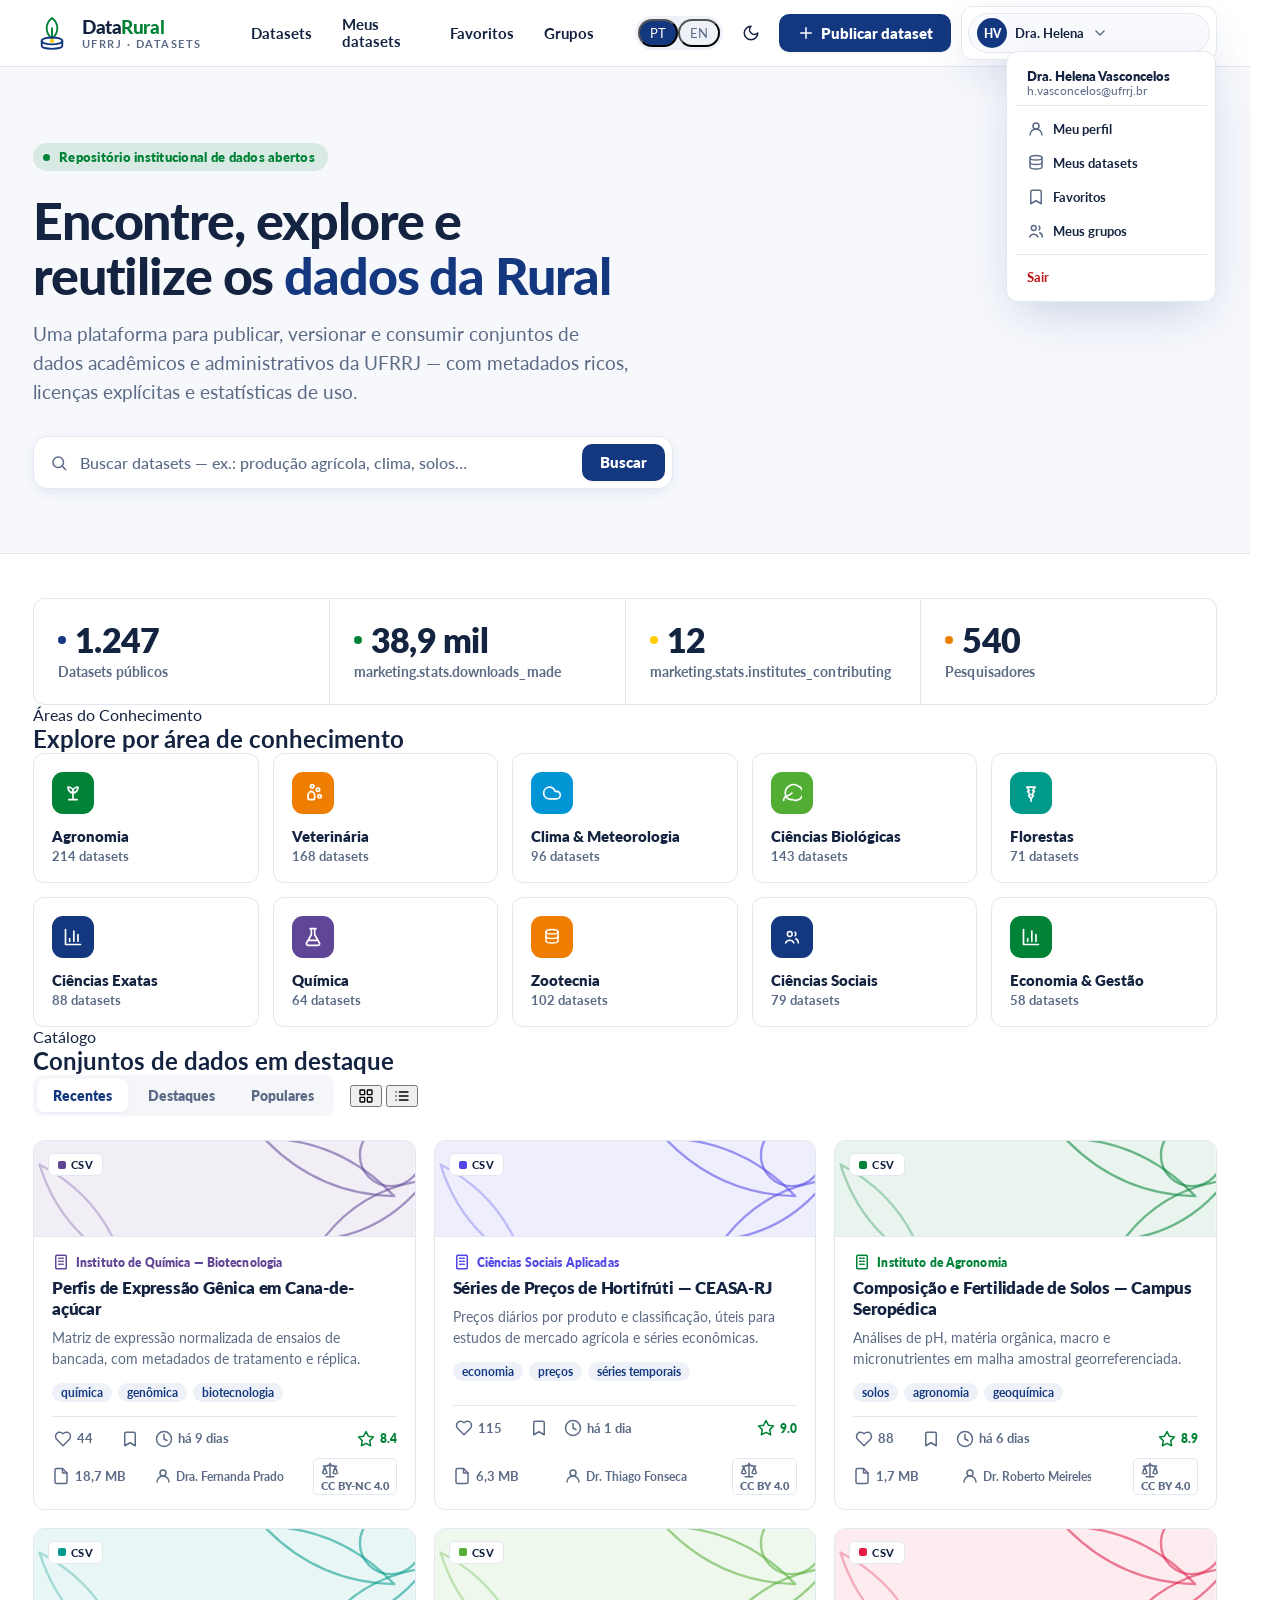
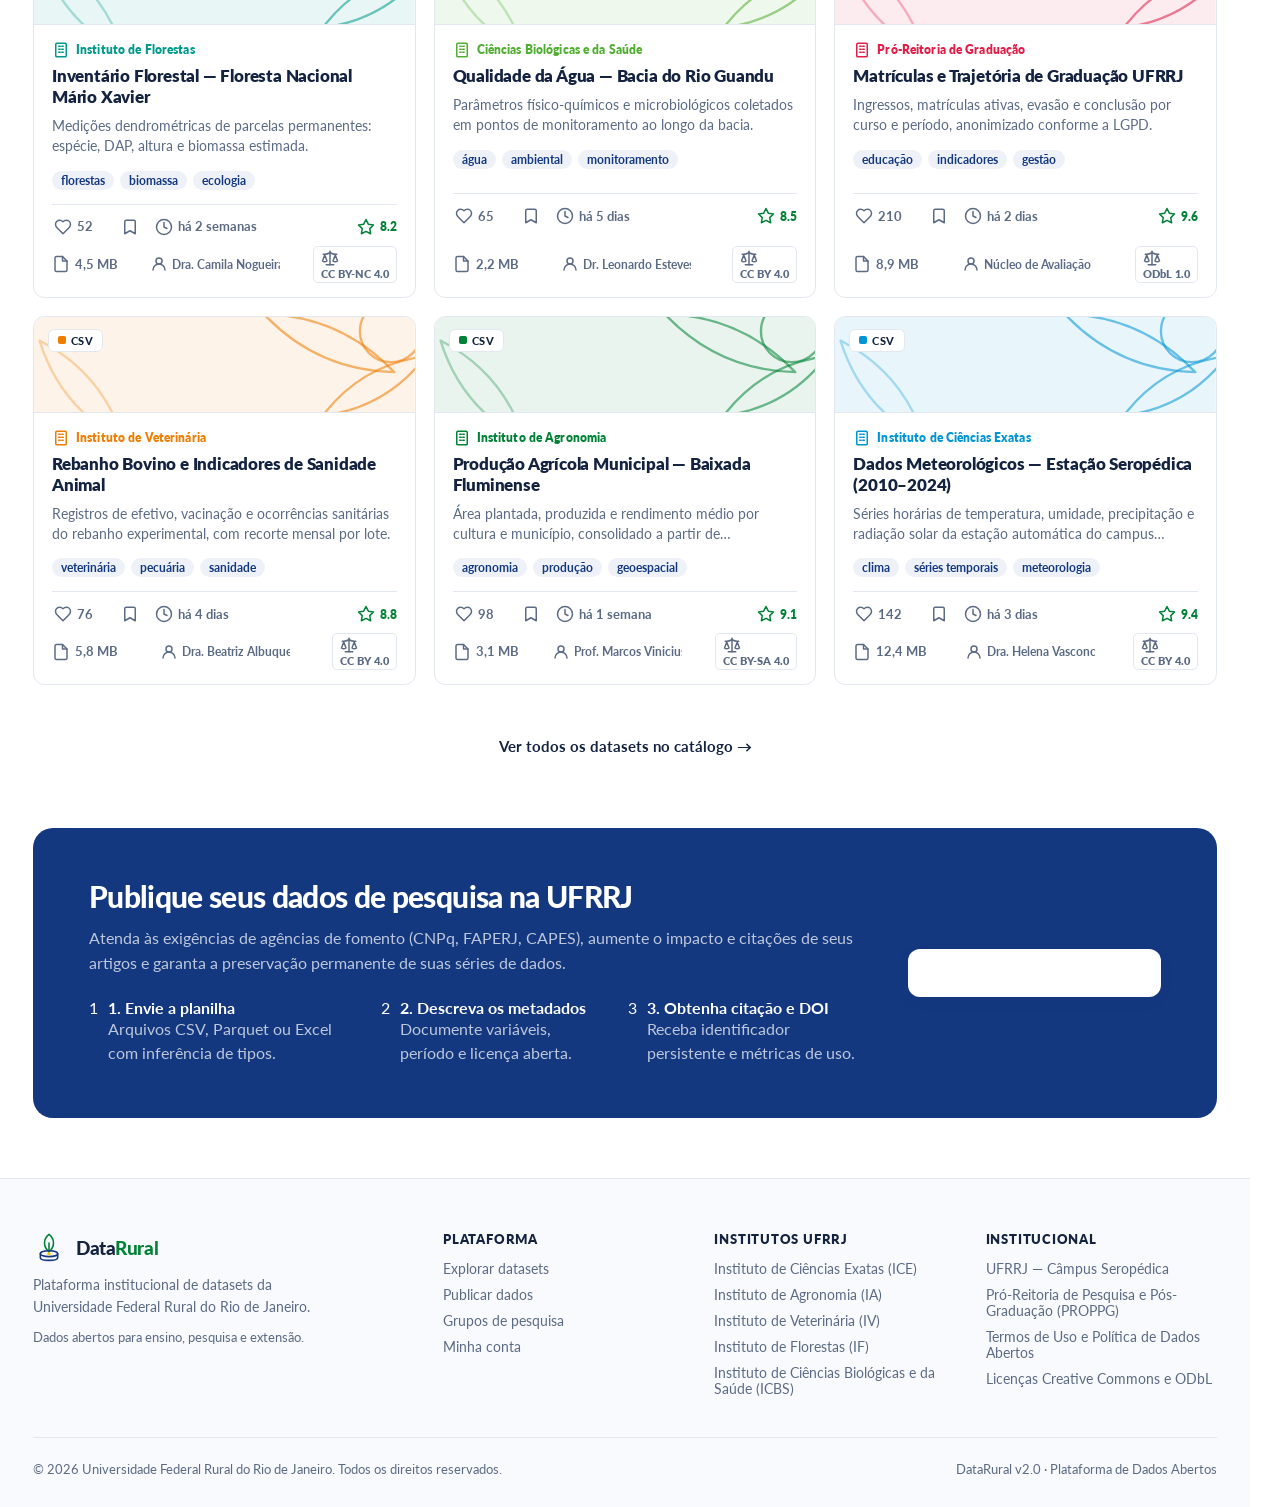
<file: demos/datarural/index.html>
<!DOCTYPE html>
<html lang="pt-BR">
<head>
  <meta charset="UTF-8" />
  <meta name="viewport" content="width=device-width, initial-scale=1.0" />
  <title>DataRural — Plataforma de Datasets da UFRRJ</title>
  <link rel="preconnect" href="https://fonts.googleapis.com" />
  <link rel="preconnect" href="https://fonts.gstatic.com" crossorigin />
  <link href="https://fonts.googleapis.com/css2?family=Lato:ital,wght@0,300;0,400;0,700;0,900;1,400&family=SFMono-Regular:wght@400;700&display=swap" rel="stylesheet" />
  <link rel="stylesheet" href="datarural.css" />
</head>
<body>
  <div id="root"></div>
  <div id="toast-container" class="dr-toast-container"></div>
  <script src="app.js"></script>
</body>
</html>
</file>
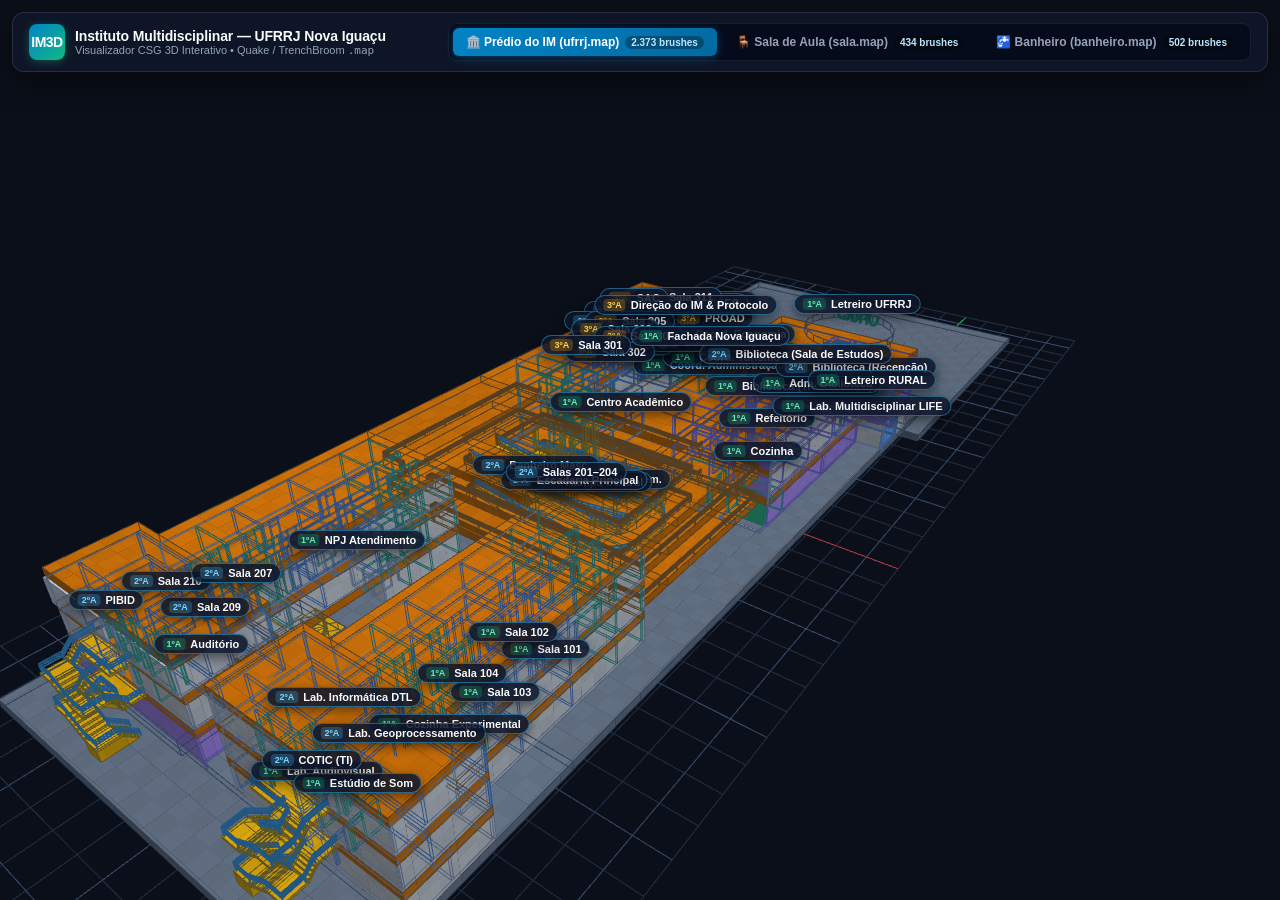
<file: demos/IM-3D/index.html>
<!DOCTYPE html>
<html lang="pt-BR">
<head>
  <meta charset="UTF-8" />
  <meta name="viewport" content="width=device-width, initial-scale=1.0" />
  <title>IM-3D — Visualizador 3D Interativo (UFRRJ Nova Iguaçu)</title>
  <style>
    :root {
      --bg-dark: #0b0f19;
      --panel-bg: rgba(15, 23, 42, 0.88);
      --panel-border: rgba(148, 163, 184, 0.18);
      --text-main: #f1f5f9;
      --text-muted: #94a3b8;
      --accent: #38bdf8;
      --accent-hover: #0284c7;
      --accent-amber: #f59e0b;
      --accent-emerald: #10b981;
      --btn-bg: rgba(30, 41, 59, 0.85);
      --btn-hover: rgba(51, 65, 85, 0.95);
    }

    * {
      box-sizing: border-box;
      margin: 0;
      padding: 0;
      user-select: none;
      -webkit-user-select: none;
    }

    body, html {
      width: 100%;
      height: 100%;
      overflow: hidden;
      background-color: var(--bg-dark);
      font-family: 'Inter', -apple-system, BlinkMacSystemFont, 'Segoe UI', Roboto, sans-serif;
      color: var(--text-main);
    }

    #canvas-container {
      position: relative;
      width: 100vw;
      height: 100vh;
      overflow: hidden;
    }

    canvas#gl-canvas {
      display: block;
      width: 100%;
      height: 100%;
      cursor: grab;
    }

    canvas#gl-canvas:active {
      cursor: grabbing;
    }

    /* 3D Projected Room Labels Layer */
    #labels-layer {
      position: absolute;
      inset: 0;
      pointer-events: none;
      overflow: hidden;
      z-index: 5;
    }

    .room-label {
      position: absolute;
      transform: translate(-50%, -100%);
      background: rgba(15, 23, 42, 0.86);
      border: 1px solid rgba(56, 189, 248, 0.45);
      color: #f8fafc;
      font-size: 11px;
      font-weight: 600;
      padding: 3px 8px;
      border-radius: 999px;
      white-space: nowrap;
      pointer-events: auto;
      cursor: pointer;
      box-shadow: 0 4px 12px rgba(0, 0, 0, 0.45);
      transition: background 0.15s, transform 0.15s, border-color 0.15s;
      display: flex;
      align-items: center;
      gap: 5px;
    }

    .room-label:hover {
      background: rgba(2, 132, 199, 0.95);
      border-color: #fff;
      transform: translate(-50%, -105%) scale(1.06);
      z-index: 20;
    }

    .room-label .floor-badge {
      font-size: 9px;
      font-weight: 700;
      padding: 1px 4px;
      border-radius: 4px;
      background: rgba(56, 189, 248, 0.22);
      color: #7dd3fc;
    }

    .room-label.floor-1 .floor-badge { background: rgba(16, 185, 129, 0.25); color: #6ee7b7; }
    .room-label.floor-2 .floor-badge { background: rgba(56, 189, 248, 0.25); color: #7dd3fc; }
    .room-label.floor-3 .floor-badge { background: rgba(245, 158, 11, 0.25); color: #fcd34d; }

    /* Top Navigation Bar */
    #top-bar {
      position: absolute;
      top: 12px;
      left: 12px;
      right: 12px;
      display: flex;
      align-items: center;
      justify-content: space-between;
      gap: 12px;
      padding: 10px 16px;
      background: var(--panel-bg);
      backdrop-filter: blur(12px);
      border: 1px solid var(--panel-border);
      border-radius: 12px;
      z-index: 20;
      box-shadow: 0 10px 30px rgba(0, 0, 0, 0.45);
      flex-wrap: wrap;
    }

    .brand-block {
      display: flex;
      align-items: center;
      gap: 10px;
    }

    .brand-icon {
      width: 36px;
      height: 36px;
      border-radius: 8px;
      background: linear-gradient(135deg, #0284c7, #10b981);
      display: flex;
      align-items: center;
      justify-content: center;
      font-weight: 800;
      font-size: 14px;
      letter-spacing: -0.5px;
      color: #fff;
      box-shadow: 0 2px 10px rgba(16, 185, 129, 0.35);
    }

    .brand-title h1 {
      font-size: 14px;
      font-weight: 700;
      letter-spacing: -0.01em;
      color: #f8fafc;
    }

    .brand-title p {
      font-size: 11px;
      color: var(--text-muted);
    }

    .map-tabs {
      display: flex;
      gap: 6px;
      background: rgba(2, 6, 23, 0.6);
      padding: 4px;
      border-radius: 9px;
      border: 1px solid rgba(148, 163, 184, 0.12);
    }

    .map-tab {
      background: transparent;
      border: none;
      color: var(--text-muted);
      font-size: 12px;
      font-weight: 600;
      padding: 7px 13px;
      border-radius: 6px;
      cursor: pointer;
      transition: all 0.15s ease;
      display: flex;
      align-items: center;
      gap: 6px;
    }

    .map-tab:hover {
      color: #fff;
      background: rgba(255, 255, 255, 0.06);
    }

    .map-tab.active {
      background: linear-gradient(135deg, #0284c7, #0369a1);
      color: #fff;
      box-shadow: 0 2px 8px rgba(2, 132, 199, 0.4);
    }

    .map-tab .badge {
      font-size: 10px;
      padding: 1px 6px;
      border-radius: 99px;
      background: rgba(0, 0, 0, 0.3);
      color: #bae6fd;
    }

    .cam-mode-switch {
      display: flex;
      gap: 6px;
    }

    .mode-btn {
      background: var(--btn-bg);
      border: 1px solid var(--panel-border);
      color: var(--text-main);
      font-size: 12px;
      font-weight: 600;
      padding: 7px 12px;
      border-radius: 8px;
      cursor: pointer;
      transition: all 0.15s;
      display: flex;
      align-items: center;
      gap: 6px;
    }

    .mode-btn:hover {
      background: var(--btn-hover);
      border-color: rgba(56, 189, 248, 0.4);
    }

    .mode-btn.active {
      background: rgba(16, 185, 129, 0.2);
      border-color: var(--accent-emerald);
      color: #6ee7b7;
    }

    /* Side Panels */
    .side-panel {
      position: absolute;
      top: 76px;
      width: 290px;
      max-height: calc(100vh - 92px);
      overflow-y: auto;
      background: var(--panel-bg);
      backdrop-filter: blur(12px);
      border: 1px solid var(--panel-border);
      border-radius: 12px;
      padding: 14px;
      z-index: 15;
      box-shadow: 0 10px 30px rgba(0, 0, 0, 0.4);
      display: flex;
      flex-direction: column;
      gap: 14px;
    }

    .side-panel::-webkit-scrollbar {
      width: 5px;
    }
    .side-panel::-webkit-scrollbar-thumb {
      background: rgba(148, 163, 184, 0.3);
      border-radius: 4px;
    }

    #left-panel {
      left: 12px;
    }

    #right-panel {
      right: 12px;
    }

    .panel-section {
      display: flex;
      flex-direction: column;
      gap: 8px;
      padding-bottom: 12px;
      border-bottom: 1px solid rgba(148, 163, 184, 0.12);
    }

    .panel-section:last-child {
      padding-bottom: 0;
      border-bottom: none;
    }

    .section-title {
      font-size: 11px;
      font-weight: 700;
      text-transform: uppercase;
      letter-spacing: 0.06em;
      color: var(--accent);
      display: flex;
      align-items: center;
      justify-content: space-between;
    }

    .btn-grid {
      display: grid;
      grid-template-columns: 1fr 1fr;
      gap: 6px;
    }

    .btn-grid.single-col {
      grid-template-columns: 1fr;
    }

    .ui-btn {
      background: var(--btn-bg);
      border: 1px solid rgba(148, 163, 184, 0.16);
      color: var(--text-main);
      font-size: 11.5px;
      font-weight: 500;
      padding: 7px 9px;
      border-radius: 7px;
      cursor: pointer;
      text-align: left;
      transition: all 0.14s ease;
      display: flex;
      align-items: center;
      gap: 6px;
    }

    .ui-btn:hover {
      background: var(--btn-hover);
      border-color: rgba(56, 189, 248, 0.45);
    }

    .ui-btn.active {
      background: rgba(56, 189, 248, 0.2);
      border-color: var(--accent);
      color: #bae6fd;
      font-weight: 600;
    }

    /* Sliders */
    .slider-row {
      display: flex;
      flex-direction: column;
      gap: 4px;
    }

    .slider-header {
      display: flex;
      justify-content: space-between;
      font-size: 11px;
      color: var(--text-muted);
    }

    .slider-val {
      color: #f8fafc;
      font-weight: 600;
      font-family: monospace;
    }

    input[type="range"] {
      width: 100%;
      accent-color: var(--accent);
      cursor: pointer;
      height: 5px;
    }

    /* Checkboxes */
    .toggle-row {
      display: flex;
      align-items: center;
      justify-content: space-between;
      font-size: 12px;
      color: var(--text-main);
      cursor: pointer;
      padding: 3px 0;
    }

    .toggle-row input[type="checkbox"] {
      accent-color: var(--accent);
      width: 15px;
      height: 15px;
      cursor: pointer;
    }

    /* Telemetry KV */
    .stat-grid {
      display: grid;
      grid-template-columns: 1fr 1fr;
      gap: 6px;
    }

    .stat-card {
      background: rgba(2, 6, 23, 0.55);
      border: 1px solid rgba(148, 163, 184, 0.12);
      border-radius: 7px;
      padding: 6px 8px;
    }

    .stat-label {
      font-size: 10px;
      color: var(--text-muted);
      text-transform: uppercase;
    }

    .stat-value {
      font-size: 13px;
      font-weight: 700;
      color: #f8fafc;
      font-family: 'JetBrains Mono', monospace;
      margin-top: 2px;
    }

    /* Legend items */
    .legend-list {
      display: grid;
      grid-template-columns: 1fr 1fr;
      gap: 5px;
    }

    .legend-item {
      display: flex;
      align-items: center;
      gap: 6px;
      font-size: 11px;
      color: #cbd5e1;
    }

    .legend-swatch {
      width: 11px;
      height: 11px;
      border-radius: 3px;
      flex-shrink: 0;
      border: 1px solid rgba(255, 255, 255, 0.25);
    }

    /* Bottom Controls Hint Bar */
    #bottom-hud {
      position: absolute;
      bottom: 12px;
      left: 50%;
      transform: translateX(-50%);
      background: var(--panel-bg);
      backdrop-filter: blur(10px);
      border: 1px solid var(--panel-border);
      border-radius: 999px;
      padding: 7px 18px;
      font-size: 11.5px;
      color: var(--text-muted);
      z-index: 15;
      display: flex;
      align-items: center;
      gap: 16px;
      white-space: nowrap;
      box-shadow: 0 6px 20px rgba(0, 0, 0, 0.45);
    }

    #bottom-hud kbd {
      background: rgba(30, 41, 59, 0.9);
      border: 1px solid rgba(148, 163, 184, 0.3);
      border-radius: 4px;
      padding: 1px 5px;
      font-size: 10.5px;
      color: #e2e8f0;
      font-family: monospace;
    }

    @media (max-width: 980px) {
      .side-panel {
        width: 240px;
      }
      #bottom-hud {
        display: none;
      }
    }
  </style>
</head>
<body>
  <div id="canvas-container">
    <canvas id="gl-canvas"></canvas>
    <div id="labels-layer"></div>

    <!-- Top Bar -->
    <header id="top-bar">
      <div class="brand-block">
        <div class="brand-icon">IM3D</div>
        <div class="brand-title">
          <h1>Instituto Multidisciplinar — UFRRJ Nova Iguaçu</h1>
          <p>Visualizador CSG 3D Interativo • Quake / TrenchBroom <code>.map</code></p>
        </div>
      </div>

      <div class="map-tabs" role="tablist">
        <button class="map-tab active" data-map="ufrrj" id="tab-ufrrj">
          🏛️ Prédio do IM (ufrrj.map) <span class="badge">2.373 brushes</span>
        </button>
        <button class="map-tab" data-map="sala" id="tab-sala">
          🪑 Sala de Aula (sala.map) <span class="badge">434 brushes</span>
        </button>
        <button class="map-tab" data-map="banheiro" id="tab-banheiro">
          🚰 Banheiro (banheiro.map) <span class="badge">502 brushes</span>
        </button>
      </div>
    </header>

    <!-- Left Panel: Cutaway & Render Modes (Removed as requested) -->

    <!-- Right Panel: Camera Presets & Telemetry (Removed as requested) -->

    <!-- Bottom Controls Hint (Removed as requested) -->
  </div>

  <script src="maps_data.js"></script>
  <script>
  (function() {
    "use strict";

    const MAPS = window.IM3D_MAPS;
    if (!MAPS) {
      console.error("IM3D_MAPS data not found.");
      return;
    }

    // Category color palette (RGB 0..1) and descriptions
    const CATEGORIES = {
      0: { name: "Paredes / Estrutura", hex: "#cbd5e1", rgb: [0.80, 0.84, 0.89] },
      1: { name: "Pisos / Lajes",       hex: "#64748b", rgb: [0.42, 0.48, 0.56] },
      2: { name: "Telhado / Cobertura", hex: "#d97706", rgb: [0.85, 0.47, 0.04] },
      3: { name: "Rampas / Escadas / Bancada", hex: "#eab308", rgb: [0.92, 0.70, 0.05] },
      4: { name: "Corrimões / Metais",  hex: "#38bdf8", rgb: [0.22, 0.74, 0.97] },
      5: { name: "Letreiro UFRRJ / Espelhos", hex: "#10b981", rgb: [0.06, 0.73, 0.51] },
      6: { name: "Salas / Cabines / Assentos", hex: "#60a5fa", rgb: [0.38, 0.65, 0.98] },
      7: { name: "Auditório / Biblioteca", hex: "#a78bfa", rgb: [0.65, 0.55, 0.98] },
      8: { name: "Coordenações / Quadro", hex: "#34d399", rgb: [0.20, 0.83, 0.60] },
      9: { name: "Mobiliário (Madeira)", hex: "#f59e0b", rgb: [0.90, 0.58, 0.12] },
      10:{ name: "Louças / Porcelana",  hex: "#f8fafc", rgb: [0.97, 0.98, 0.99] }
    };

    // Map-specific UI configurations
    const MAP_CONFIGS = {
      ufrrj: {
        title: "Prédio do IM — UFRRJ Nova Iguaçu",
        defaultCutSlabs: false,
        floorPresets: [
          { label: "🏢 Todos os Andares", zMin: -34, zMax: 192, cutSlabs: false },
          { label: "🔓 3º Andar (Sem Teto)", zMin: -34, zMax: 176, cutSlabs: true },
          { label: "2️⃣ Até 2º Andar", zMin: -34, zMax: 112, cutSlabs: true },
          { label: "1️⃣ 1º Andar (Térreo)", zMin: -34, zMax: 48, cutSlabs: true },
          { label: "🔍 Isolar 2º Andar", zMin: 48, zMax: 112, cutSlabs: true },
          { label: "🔍 Isolar 3º Andar", zMin: 112, zMax: 176, cutSlabs: true }
        ],
        cameraPresets: [
          { label: "📐 Vista Isométrica Geral", target: [245, 50, 60], yaw: -0.95, pitch: 0.52, dist: 1950 },
          { label: "🏛️ Fachada & Letreiro UFRRJ", target: [242, -760, 35], yaw: -1.57, pitch: 0.25, dist: 620 },
          { label: "🌀 Rampa Central & Pátio", target: [250, 272, 75], yaw: -0.65, pitch: 0.45, dist: 520 },
          { label: "🪜 Escadaria Principal", target: [250, 272, 65], yaw: 2.35, pitch: 0.38, dist: 360 },
          { label: "📚 Biblioteca & Estudos (2º Andar)", target: [60, -390, 95], yaw: -0.8, pitch: 0.55, dist: 560, zMax: 112 },
          { label: "🎭 Auditório & Laboratórios", target: [260, 920, 45], yaw: 0.85, pitch: 0.52, dist: 680 },
          { label: "🗺️ Planta Superior (Top-Down)", target: [245, 50, 60], yaw: -1.57, pitch: 1.55, dist: 2200 }
        ],
        legendCats: [0, 1, 2, 3, 4, 5, 6, 7, 8]
      },
      sala: {
        title: "Sala de Aula — UFRRJ IM",
        defaultCutSlabs: true,
        floorPresets: [
          { label: "🔓 Vista Interna (Sem Teto)", zMin: -13, zMax: 80, cutSlabs: true },
          { label: "🏢 Completo (Com Teto)", zMin: -13, zMax: 96, cutSlabs: false },
          { label: "🪑 Corte Mobiliário (Z≤30)", zMin: -13, zMax: 30, cutSlabs: false }
        ],
        cameraPresets: [
          { label: "📐 Vista Isométrica (Sem Teto)", target: [48, 16, 20], yaw: -0.75, pitch: 0.62, dist: 380, zMax: 80 },
          { label: "👨‍🏫 Visão do Professor (Frente)", target: [40, -20, 22], yaw: 1.57, pitch: 0.18, dist: 190, zMax: 96 },
          { label: "🧑‍🎓 Visão do Aluno (Fundo)", target: [48, 140, 32], yaw: -1.57, pitch: 0.15, dist: 240, zMax: 96 },
          { label: "🗺️ Planta Baixa da Sala", target: [48, 16, 15], yaw: -1.57, pitch: 1.55, dist: 420, zMax: 80 }
        ],
        legendCats: [0, 1, 8, 9, 6, 4, 5]
      },
      banheiro: {
        title: "Banheiro — UFRRJ IM",
        defaultCutSlabs: true,
        floorPresets: [
          { label: "🔓 Vista Completa", zMin: 0, zMax: 96, cutSlabs: false },
          { label: "🚰 Corte Bancada & Cabines (Z≤64)", zMin: 0, zMax: 64, cutSlabs: false }
        ],
        cameraPresets: [
          { label: "📐 Vista Isométrica Geral", target: [16, -96, 36], yaw: -0.75, pitch: 0.65, dist: 390 },
          { label: "🚰 Bancada com 5 Pias & Torneiras", target: [-88, -80, 34], yaw: 0.15, pitch: 0.35, dist: 145 },
          { label: "🚪 Cabines Sanitárias", target: [96, -95, 42], yaw: 2.6, pitch: 0.48, dist: 210 },
          { label: "🗺️ Planta Superior", target: [16, -96, 30], yaw: -1.57, pitch: 1.55, dist: 420 }
        ],
        legendCats: [0, 1, 10, 3, 4, 6, 5]
      }
    };

    // Setup WebGL Canvas
    const canvas = document.getElementById("gl-canvas");
    const gl = canvas.getContext("webgl", { antialias: true, alpha: false, depth: true });
    if (!gl) {
      alert("WebGL não disponível neste navegador.");
      return;
    }
    // Enable OES_element_index_uint if needed
    gl.getExtension("OES_element_index_uint");

    // Vertex & Fragment Shaders for Solid Lit Faces
    const vsSolidSource = `
      attribute vec3 aPos;
      attribute vec3 aNormal;
      attribute vec3 aColor;
      attribute vec2 aBrushZ;

      uniform mat4 uMVP;

      varying vec3 vWorldPos;
      varying vec3 vNormal;
      varying vec3 vColor;
      varying vec2 vBrushZ;

      void main() {
        vWorldPos = aPos;
        vNormal = aNormal;
        vColor = aColor;
        vBrushZ = aBrushZ;
        gl_Position = uMVP * vec4(aPos, 1.0);
      }
    `;

    const fsSolidSource = `
      precision highp float;

      varying vec3 vWorldPos;
      varying vec3 vNormal;
      varying vec3 vColor;
      varying vec2 vBrushZ;

      uniform vec2 uZClip;
      uniform float uCutSlabs;
      uniform int uRenderMode;
      uniform float uShowUVGrid;
      uniform vec2 uMapZBounds;

      void main() {
        if (vWorldPos.z > uZClip.y + 0.05 || vWorldPos.z < uZClip.x - 0.05) {
          discard;
        }
        if (uCutSlabs > 0.5 && vBrushZ.x >= uZClip.y - 0.5) {
          discard;
        }

        vec3 N = normalize(vNormal);

        // Directional sun + sky/ground hemisphere lighting
        vec3 L1 = normalize(vec3(-0.48, -0.62, 0.62));
        vec3 L2 = normalize(vec3(0.55, 0.35, 0.75));
        float diff1 = max(dot(N, L1), 0.0);
        float diff2 = max(dot(N, L2), 0.0);
        float hemi = 0.5 + 0.5 * N.z;
        float lighting = 0.38 + 0.44 * diff1 + 0.18 * diff2 + 0.12 * hemi;

        if (uRenderMode == 1) {
          // Normal + Height map mode
          float hNorm = clamp((vWorldPos.z - uMapZBounds.x) / max(uMapZBounds.y - uMapZBounds.x, 1.0), 0.0, 1.0);
          vec3 normCol = 0.5 + 0.5 * N;
          vec3 heightCol = mix(vec3(0.1, 0.5, 0.95), vec3(0.98, 0.55, 0.12), hNorm);
          vec3 col = mix(normCol, heightCol, 0.45) * (0.65 + 0.35 * diff1);
          gl_FragColor = vec4(col, 1.0);
          return;
        }

        vec3 baseCol = vColor;

        // TrenchBroom / Quake procedural 16u & 64u world-space UV grid
        if (uShowUVGrid > 0.5 && uRenderMode == 0) {
          vec2 uv;
          if (abs(N.z) > 0.7) {
            uv = vWorldPos.xy;
          } else if (abs(N.x) > abs(N.y)) {
            uv = vWorldPos.yz;
          } else {
            uv = vWorldPos.xz;
          }
          vec2 g16 = abs(fract(uv / 16.0 - 0.5) - 0.5) / (1.0 / 16.0);
          float d16 = min(g16.x, g16.y);
          float line16 = 1.0 - smoothstep(0.0, 0.65, d16);

          vec2 g64 = abs(fract(uv / 64.0 - 0.5) - 0.5) / (1.0 / 64.0);
          float d64 = min(g64.x, g64.y);
          float line64 = 1.0 - smoothstep(0.0, 0.85, d64);

          // Checkerboard sub-tint per 32u cell
          float chk = mod(floor(uv.x / 32.0) + floor(uv.y / 32.0), 2.0);
          baseCol *= (0.97 + 0.03 * chk);
          baseCol = mix(baseCol, baseCol * 0.86, line16 * 0.35);
          baseCol = mix(baseCol, baseCol * 0.74, line64 * 0.55);
        }

        vec3 finalCol = baseCol * lighting;

        if (uRenderMode == 3) {
          // X-Ray translucent mode
          gl_FragColor = vec4(finalCol * 1.15, 0.26);
        } else if (uRenderMode == 2) {
          // Dark wireframe hull backing
          gl_FragColor = vec4(baseCol * 0.22, 1.0);
        } else {
          gl_FragColor = vec4(finalCol, 1.0);
        }
      }
    `;

    // Vertex & Fragment Shaders for Edges & Reference Grid
    const vsLineSource = `
      attribute vec3 aPos;
      attribute vec3 aColor;
      attribute vec2 aBrushZ;

      uniform mat4 uMVP;
      uniform float uDepthBias;

      varying vec3 vWorldPos;
      varying vec3 vColor;
      varying vec2 vBrushZ;

      void main() {
        vWorldPos = aPos;
        vColor = aColor;
        vBrushZ = aBrushZ;
        vec4 clip = uMVP * vec4(aPos, 1.0);
        clip.z -= uDepthBias * clip.w;
        gl_Position = clip;
      }
    `;

    const fsLineSource = `
      precision highp float;

      varying vec3 vWorldPos;
      varying vec3 vColor;
      varying vec2 vBrushZ;

      uniform vec2 uZClip;
      uniform float uCutSlabs;
      uniform float uAlpha;
      uniform float uIsGrid;

      void main() {
        if (uIsGrid < 0.5) {
          if (vWorldPos.z > uZClip.y + 0.08 || vWorldPos.z < uZClip.x - 0.08) {
            discard;
          }
          if (uCutSlabs > 0.5 && vBrushZ.x >= uZClip.y - 0.5) {
            discard;
          }
        }
        gl_FragColor = vec4(vColor, uAlpha);
      }
    `;

    function compileShader(type, src) {
      const s = gl.createShader(type);
      gl.shaderSource(s, src);
      gl.compileShader(s);
      if (!gl.getShaderParameter(s, gl.COMPILE_STATUS)) {
        console.error(gl.getShaderInfoLog(s));
      }
      return s;
    }

    function createProgram(vs, fs) {
      const p = gl.createProgram();
      gl.attachShader(p, compileShader(gl.VERTEX_SHADER, vs));
      gl.attachShader(p, compileShader(gl.FRAGMENT_SHADER, fs));
      gl.linkProgram(p);
      if (!gl.getProgramParameter(p, gl.LINK_STATUS)) {
        console.error(gl.getProgramInfoLog(p));
      }
      return p;
    }

    const progSolid = createProgram(vsSolidSource, fsSolidSource);
    const progLine = createProgram(vsLineSource, fsLineSource);

    const locSolid = {
      aPos: gl.getAttribLocation(progSolid, "aPos"),
      aNormal: gl.getAttribLocation(progSolid, "aNormal"),
      aColor: gl.getAttribLocation(progSolid, "aColor"),
      aBrushZ: gl.getAttribLocation(progSolid, "aBrushZ"),
      uMVP: gl.getUniformLocation(progSolid, "uMVP"),
      uZClip: gl.getUniformLocation(progSolid, "uZClip"),
      uCutSlabs: gl.getUniformLocation(progSolid, "uCutSlabs"),
      uRenderMode: gl.getUniformLocation(progSolid, "uRenderMode"),
      uShowUVGrid: gl.getUniformLocation(progSolid, "uShowUVGrid"),
      uMapZBounds: gl.getUniformLocation(progSolid, "uMapZBounds")
    };

    const locLine = {
      aPos: gl.getAttribLocation(progLine, "aPos"),
      aColor: gl.getAttribLocation(progLine, "aColor"),
      aBrushZ: gl.getAttribLocation(progLine, "aBrushZ"),
      uMVP: gl.getUniformLocation(progLine, "uMVP"),
      uDepthBias: gl.getUniformLocation(progLine, "uDepthBias"),
      uZClip: gl.getUniformLocation(progLine, "uZClip"),
      uCutSlabs: gl.getUniformLocation(progLine, "uCutSlabs"),
      uAlpha: gl.getUniformLocation(progLine, "uAlpha"),
      uIsGrid: gl.getUniformLocation(progLine, "uIsGrid")
    };

    // Build GPU buffers for each map once (cached)
    const gpuCache = {};

    function getMapBuffers(mapKey) {
      if (gpuCache[mapKey]) return gpuCache[mapKey];
      const m = MAPS[mapKey];
      const V = m.verts;

      // Count total triangle vertices and edge vertices
      let triVertCount = 0;
      let edgeVertCount = 0;
      for (let b = 0; b < m.brushes.length; b++) {
        const faces = m.brushes[b][3];
        for (let f = 0; f < faces.length; f++) {
          const n = faces[f].length;
          triVertCount += (n - 2) * 3;
          edgeVertCount += n * 2;
        }
      }

      // Interleaved solid array: [x,y,z, nx,ny,nz, r,g,b, zMin,zMax] = 11 floats per vertex
      const solidData = new Float32Array(triVertCount * 11);
      // Interleaved edge array: [x,y,z, r,g,b, zMin,zMax] = 8 floats per vertex
      const edgeData = new Float32Array(edgeVertCount * 8);

      let sPtr = 0;
      let ePtr = 0;

      for (let b = 0; b < m.brushes.length; b++) {
        const brush = m.brushes[b];
        const cat = brush[0];
        const zMin = brush[1];
        const zMax = brush[2];
        const faces = brush[3];
        const col = (CATEGORIES[cat] || CATEGORIES[0]).rgb;

        // Slightly vary brightness per brush for crisp CSG visual separation
        const shadeVar = 0.96 + 0.08 * ((b * 17) % 11) / 10.0;
        const cr = Math.min(1.0, col[0] * shadeVar);
        const cg = Math.min(1.0, col[1] * shadeVar);
        const cb = Math.min(1.0, col[2] * shadeVar);

        // Edge color: darker architectural outline or bright cyan/amber for accents
        const er = Math.min(1.0, cr * 0.32 + 0.06);
        const eg = Math.min(1.0, cg * 0.35 + 0.08);
        const eb = Math.min(1.0, cb * 0.40 + 0.12);

        for (let f = 0; f < faces.length; f++) {
          const face = faces[f];
          const flen = face.length;
          const i0 = face[0] * 3;
          const x0 = V[i0], y0 = V[i0 + 1], z0 = V[i0 + 2];

          // Compute Newell polygon normal across all triangles of the face
          let nx = 0, ny = 0, nz = 0;
          for (let k = 1; k < flen - 1; k++) {
            const i1 = face[k] * 3;
            const i2 = face[k + 1] * 3;
            const ux = V[i1] - x0, uy = V[i1 + 1] - y0, uz = V[i1 + 2] - z0;
            const vx = V[i2] - x0, vy = V[i2 + 1] - y0, vz = V[i2 + 2] - z0;
            nx += uy * vz - uz * vy;
            ny += uz * vx - ux * vz;
            nz += ux * vy - uy * vx;
          }
          const nLen = Math.hypot(nx, ny, nz) || 1.0;
          nx /= nLen; ny /= nLen; nz /= nLen;

          // Fan triangulation
          for (let k = 1; k < flen - 1; k++) {
            const indices = [face[0], face[k], face[k + 1]];
            for (let t = 0; t < 3; t++) {
              const vi = indices[t] * 3;
              solidData[sPtr++] = V[vi];
              solidData[sPtr++] = V[vi + 1];
              solidData[sPtr++] = V[vi + 2];
              solidData[sPtr++] = nx;
              solidData[sPtr++] = ny;
              solidData[sPtr++] = nz;
              solidData[sPtr++] = cr;
              solidData[sPtr++] = cg;
              solidData[sPtr++] = cb;
              solidData[sPtr++] = zMin;
              solidData[sPtr++] = zMax;
            }
          }

          // Polygon boundary edges
          for (let k = 0; k < flen; k++) {
            const vA = face[k] * 3;
            const vB = face[(k + 1) % flen] * 3;

            edgeData[ePtr++] = V[vA];
            edgeData[ePtr++] = V[vA + 1];
            edgeData[ePtr++] = V[vA + 2];
            edgeData[ePtr++] = er;
            edgeData[ePtr++] = eg;
            edgeData[ePtr++] = eb;
            edgeData[ePtr++] = zMin;
            edgeData[ePtr++] = zMax;

            edgeData[ePtr++] = V[vB];
            edgeData[ePtr++] = V[vB + 1];
            edgeData[ePtr++] = V[vB + 2];
            edgeData[ePtr++] = er;
            edgeData[ePtr++] = eg;
            edgeData[ePtr++] = eb;
            edgeData[ePtr++] = zMin;
            edgeData[ePtr++] = zMax;
          }
        }
      }

      // Build reference floor grid buffer
      const bbox = m.bbox;
      const pad = 128;
      const gx0 = Math.floor((bbox[0][0] - pad) / 64) * 64;
      const gx1 = Math.ceil((bbox[1][0] + pad) / 64) * 64;
      const gy0 = Math.floor((bbox[0][1] - pad) / 64) * 64;
      const gy1 = Math.ceil((bbox[1][1] + pad) / 64) * 64;
      const gz = bbox[0][2] - 0.2;
      const step = (mapKey === "ufrrj") ? 64 : 16;

      const gridLines = [];
      function pushGridLine(x1, y1, z1, x2, y2, z2, r, g, b) {
        gridLines.push(x1, y1, z1, r, g, b, -9999, 9999);
        gridLines.push(x2, y2, z2, r, g, b, -9999, 9999);
      }

      for (let x = gx0; x <= gx1; x += step) {
        const major = (x % (step * 4) === 0);
        const c = x === 0 ? [0.15, 0.65, 0.35] : (major ? [0.22, 0.30, 0.42] : [0.13, 0.18, 0.26]);
        pushGridLine(x, gy0, gz, x, gy1, gz, c[0], c[1], c[2]);
      }
      for (let y = gy0; y <= gy1; y += step) {
        const major = (y % (step * 4) === 0);
        const c = y === 0 ? [0.75, 0.22, 0.25] : (major ? [0.22, 0.30, 0.42] : [0.13, 0.18, 0.26]);
        pushGridLine(gx0, y, gz, gx1, y, gz, c[0], c[1], c[2]);
      }

      const solidBuf = gl.createBuffer();
      gl.bindBuffer(gl.ARRAY_BUFFER, solidBuf);
      gl.bufferData(gl.ARRAY_BUFFER, solidData, gl.STATIC_DRAW);

      const edgeBuf = gl.createBuffer();
      gl.bindBuffer(gl.ARRAY_BUFFER, edgeBuf);
      gl.bufferData(gl.ARRAY_BUFFER, edgeData, gl.STATIC_DRAW);

      const gridData = new Float32Array(gridLines);
      const gridBuf = gl.createBuffer();
      gl.bindBuffer(gl.ARRAY_BUFFER, gridBuf);
      gl.bufferData(gl.ARRAY_BUFFER, gridData, gl.STATIC_DRAW);

      const entry = {
        solidBuf,
        triVertCount,
        edgeBuf,
        edgeVertCount,
        gridBuf,
        gridVertCount: gridLines.length / 8
      };
      gpuCache[mapKey] = entry;
      return entry;
    }

    // Viewer State
    const state = {
      mapKey: "ufrrj",
      camMode: "orbit", // 'orbit' | 'fly'
      renderMode: 0,
      showEdges: true,
      showUVGrid: true,
      showGrid: true,
      showLabels: true,
      zMin: -34,
      zMax: 192,
      cutSlabs: false,
      // Orbit camera state
      target: [245, 50, 60],
      yaw: -0.95,
      pitch: 0.52,
      dist: 1950,
      // Fly camera state (eye position)
      eye: [0, 0, 0],
      flySpeed: 220,
      keys: {}
    };

    function syncEyeFromOrbit() {
      const cp = Math.cos(state.pitch);
      const sp = Math.sin(state.pitch);
      const cy = Math.cos(state.yaw);
      const sy = Math.sin(state.yaw);
      state.eye[0] = state.target[0] - state.dist * cp * cy;
      state.eye[1] = state.target[1] - state.dist * cp * sy;
      state.eye[2] = state.target[2] + state.dist * sp;
    }

    function syncOrbitFromEye() {
      const cp = Math.cos(state.pitch);
      const sp = Math.sin(state.pitch);
      const cy = Math.cos(state.yaw);
      const sy = Math.sin(state.yaw);
      state.target[0] = state.eye[0] + state.dist * cp * cy;
      state.target[1] = state.eye[1] + state.dist * cp * sy;
      state.target[2] = state.eye[2] - state.dist * sp;
    }

    // Matrix Math Helpers (Column-Major 4x4)
    function mat4Perspective(fovRad, aspect, near, far) {
      const f = 1.0 / Math.tan(fovRad * 0.5);
      const nf = 1.0 / (near - far);
      return new Float32Array([
        f / aspect, 0, 0, 0,
        0, f, 0, 0,
        0, 0, (far + near) * nf, -1,
        0, 0, (2 * far * near) * nf, 0
      ]);
    }

    function mat4LookAtZUp(eye, center, up) {
      let fx = center[0] - eye[0];
      let fy = center[1] - eye[1];
      let fz = center[2] - eye[2];
      let flen = Math.hypot(fx, fy, fz) || 1;
      fx /= flen; fy /= flen; fz /= flen;

      let sx = fy * up[2] - fz * up[1];
      let sy = fz * up[0] - fx * up[2];
      let sz = fx * up[1] - fy * up[0];
      let slen = Math.hypot(sx, sy, sz);
      if (slen < 1e-5) {
        sx = 1; sy = 0; sz = 0;
      } else {
        sx /= slen; sy /= slen; sz /= slen;
      }

      const ux = sy * fz - sz * fy;
      const uy = sz * fx - sx * fz;
      const uz = sx * fy - sy * fx;

      return new Float32Array([
        sx, ux, -fx, 0,
        sy, uy, -fy, 0,
        sz, uz, -fz, 0,
        -(sx * eye[0] + sy * eye[1] + sz * eye[2]),
        -(ux * eye[0] + uy * eye[1] + uz * eye[2]),
        fx * eye[0] + fy * eye[1] + fz * eye[2],
        1
      ]);
    }

    function mat4Mul(a, b) {
      const out = new Float32Array(16);
      for (let c = 0; c < 4; c++) {
        for (let r = 0; r < 4; r++) {
          out[c * 4 + r] =
            a[0 * 4 + r] * b[c * 4 + 0] +
            a[1 * 4 + r] * b[c * 4 + 1] +
            a[2 * 4 + r] * b[c * 4 + 2] +
            a[3 * 4 + r] * b[c * 4 + 3];
        }
      }
      return out;
    }

    // UI Elements & Binding
    const sliderZMax = document.getElementById("slider-zmax");
    const sliderZMin = document.getElementById("slider-zmin");
    const valZMax = document.getElementById("val-zmax");
    const valZMin = document.getElementById("val-zmin");
    const floorPresetsEl = document.getElementById("floor-presets");
    const camPresetsEl = document.getElementById("camera-presets");
    const legendContainer = document.getElementById("legend-container");
    const labelsLayer = document.getElementById("labels-layer");

    let activeLabelEls = [];

    function rebuildRoomLabels() {
      labelsLayer.innerHTML = "";
      activeLabelEls = [];
      const m = MAPS[state.mapKey];
      if (!m.labels) return;
      m.labels.forEach((lbl) => {
        const div = document.createElement("div");
        div.className = `room-label floor-${lbl.floor || 1}`;
        div.innerHTML = `<span class="floor-badge">${lbl.floor}ºA</span><span>${lbl.name}</span>`;
        div.addEventListener("click", (e) => {
          e.stopPropagation();
          state.target = [lbl.pos[0], lbl.pos[1], lbl.pos[2]];
          state.dist = Math.min(state.dist, state.mapKey === "ufrrj" ? 380 : 160);
          syncEyeFromOrbit();
        });
        labelsLayer.appendChild(div);
        activeLabelEls.push({ el: div, data: lbl });
      });
    }

    function applyZClip(zMin, zMax, cutSlabs) {
      state.zMin = zMin;
      state.zMax = zMax;
      state.cutSlabs = !!cutSlabs;
      if (sliderZMin) sliderZMin.value = zMin;
      if (sliderZMax) sliderZMax.value = zMax;
      if (valZMin) valZMin.textContent = zMin.toFixed(1).replace(/\.0$/, "");
      if (valZMax) valZMax.textContent = zMax.toFixed(1).replace(/\.0$/, "");
    }

    function loadMap(mapKey) {
      state.mapKey = mapKey;
      const m = MAPS[mapKey];
      const cfg = MAP_CONFIGS[mapKey];

      // Update active tab
      document.querySelectorAll(".map-tab").forEach((b) => {
        b.classList.toggle("active", b.dataset.map === mapKey);
      });

      // Configure Z sliders
      const minZ = Math.floor(m.bbox[0][2]);
      const maxZ = Math.ceil(m.bbox[1][2]);
      if (sliderZMin) { sliderZMin.min = minZ; sliderZMin.max = maxZ; }
      if (sliderZMax) { sliderZMax.min = minZ; sliderZMax.max = maxZ; }

      // Build floor cutaway buttons
      if (floorPresetsEl) {
        floorPresetsEl.innerHTML = "";
        cfg.floorPresets.forEach((fp, idx) => {
          const btn = document.createElement("button");
          btn.className = "ui-btn" + (idx === 0 ? " active" : "");
          btn.textContent = fp.label;
          btn.addEventListener("click", () => {
            floorPresetsEl.querySelectorAll(".ui-btn").forEach((x) => x.classList.remove("active"));
            btn.classList.add("active");
            applyZClip(fp.zMin, fp.zMax, fp.cutSlabs);
          });
          floorPresetsEl.appendChild(btn);
        });
      }

      // Apply first floor preset
      const fp0 = cfg.floorPresets[0];
      applyZClip(fp0.zMin, fp0.zMax, fp0.cutSlabs);

      // Build camera preset buttons
      if (camPresetsEl) {
        camPresetsEl.innerHTML = "";
        cfg.cameraPresets.forEach((cp, idx) => {
          const btn = document.createElement("button");
          btn.className = "ui-btn" + (idx === 0 ? " active" : "");
          btn.textContent = cp.label;
          btn.addEventListener("click", () => {
            camPresetsEl.querySelectorAll(".ui-btn").forEach((x) => x.classList.remove("active"));
            btn.classList.add("active");
            state.target = cp.target.slice();
            state.yaw = cp.yaw;
            state.pitch = cp.pitch;
            state.dist = cp.dist;
            if (cp.zMax !== undefined) {
              applyZClip(minZ, cp.zMax, cp.zMax < maxZ);
            }
            syncEyeFromOrbit();
          });
          camPresetsEl.appendChild(btn);
        });
      }

      // Apply first camera preset
      const cp0 = cfg.cameraPresets[0];
      state.target = cp0.target.slice();
      state.yaw = cp0.yaw;
      state.pitch = cp0.pitch;
      state.dist = cp0.dist;
      syncEyeFromOrbit();

      // Build legend
      if (legendContainer) {
        legendContainer.innerHTML = "";
        cfg.legendCats.forEach((catId) => {
          const c = CATEGORIES[catId];
          if (!c) return;
          const item = document.createElement("div");
          item.className = "legend-item";
          item.innerHTML = `<span class="legend-swatch" style="background:${c.hex}"></span><span>${c.name}</span>`;
          legendContainer.appendChild(item);
        });
      }

      // Update telemetry
      const statBrushes = document.getElementById("stat-brushes");
      if (statBrushes) statBrushes.textContent = m.brushCount.toLocaleString("pt-BR");
      const statFaces = document.getElementById("stat-faces");
      if (statFaces) statFaces.textContent = m.faceCount.toLocaleString("pt-BR");
      const statTris = document.getElementById("stat-tris");
      if (statTris) statTris.textContent = m.triCount.toLocaleString("pt-BR");
      const statVerts = document.getElementById("stat-verts");
      if (statVerts) statVerts.textContent = m.vertCount.toLocaleString("pt-BR");
      const statBbox = document.getElementById("stat-bbox");
      if (statBbox) {
        const dx = Math.round(m.bbox[1][0] - m.bbox[0][0]);
        const dy = Math.round(m.bbox[1][1] - m.bbox[0][1]);
        const dz = Math.round(m.bbox[1][2] - m.bbox[0][2]);
        statBbox.textContent = `${dx} × ${dy} × ${dz} u`;
      }

      rebuildRoomLabels();
      getMapBuffers(mapKey);
    }

    // Bind Top Tabs
    document.querySelectorAll(".map-tab").forEach((btn) => {
      btn.addEventListener("click", () => loadMap(btn.dataset.map));
    });

    // Camera Mode (Orbit default)
    state.camMode = "orbit";

    // Bind Z Sliders
    sliderZMax?.addEventListener("input", () => {
      const v = parseFloat(sliderZMax.value);
      const maxBound = MAPS[state.mapKey].bbox[1][2];
      floorPresetsEl?.querySelectorAll(".ui-btn").forEach((x) => x.classList.remove("active"));
      applyZClip(state.zMin, v, v < maxBound - 1);
    });

    sliderZMin?.addEventListener("input", () => {
      const v = parseFloat(sliderZMin.value);
      floorPresetsEl?.querySelectorAll(".ui-btn").forEach((x) => x.classList.remove("active"));
      applyZClip(v, state.zMax, state.cutSlabs);
    });

    // Bind Render Modes
    document.querySelectorAll("#render-modes .ui-btn").forEach((btn) => {
      btn.addEventListener("click", () => {
        document.querySelectorAll("#render-modes .ui-btn").forEach((x) => x.classList.remove("active"));
        btn.classList.add("active");
        state.renderMode = parseInt(btn.dataset.rmode, 10);
      });
    });

    // Bind Checkboxes
    document.getElementById("chk-edges")?.addEventListener("change", (e) => { state.showEdges = e.target.checked; });
    document.getElementById("chk-uvgrid")?.addEventListener("change", (e) => { state.showUVGrid = e.target.checked; });
    document.getElementById("chk-grid")?.addEventListener("change", (e) => { state.showGrid = e.target.checked; });
    document.getElementById("chk-labels")?.addEventListener("change", (e) => {
      state.showLabels = e.target.checked;
      labelsLayer.style.display = state.showLabels ? "block" : "none";
    });

    // Fly speed slider
    const sliderFlySpeed = document.getElementById("slider-flyspeed");
    const valFlySpeed = document.getElementById("val-flyspeed");
    sliderFlySpeed?.addEventListener("input", () => {
      state.flySpeed = parseFloat(sliderFlySpeed.value);
      if (valFlySpeed) valFlySpeed.textContent = `${state.flySpeed} u/s`;
    });

    // Mouse / Touch Interaction on Canvas
    let isDragging = false;
    let dragButton = 0;
    let lastX = 0, lastY = 0;

    canvas.addEventListener("contextmenu", (e) => e.preventDefault());

    canvas.addEventListener("mousedown", (e) => {
      isDragging = true;
      dragButton = e.button;
      lastX = e.clientX;
      lastY = e.clientY;
    });

    window.addEventListener("mouseup", () => {
      isDragging = false;
    });

    window.addEventListener("mousemove", (e) => {
      if (!isDragging) return;
      const dx = e.clientX - lastX;
      const dy = e.clientY - lastY;
      lastX = e.clientX;
      lastY = e.clientY;

      const isPan = (dragButton === 2 || dragButton === 1 || e.shiftKey);

      if (state.camMode === "fly" && !isPan) {
        state.yaw -= dx * 0.0055;
        state.pitch = Math.max(-1.52, Math.min(1.52, state.pitch + dy * 0.0055));
        syncOrbitFromEye();
      } else if (!isPan) {
        // Orbit rotation
        state.yaw -= dx * 0.0065;
        state.pitch = Math.max(-1.52, Math.min(1.55, state.pitch + dy * 0.0065));
        syncEyeFromOrbit();
      } else {
        // Pan in camera plane
        const panScale = Math.max(state.dist * 0.0012, 0.25);
        const cy = Math.cos(state.yaw);
        const sy = Math.sin(state.yaw);
        const sp = Math.sin(state.pitch);
        const cp = Math.cos(state.pitch);

        // Right vector in Z-up: [sy, -cy, 0]
        const rx = sy, ry = -cy;
        // Up vector in view plane: [sp*cy, sp*sy, cp]
        const ux = sp * cy, uy = sp * sy, uz = cp;

        state.target[0] += (-dx * rx + dy * ux) * panScale;
        state.target[1] += (-dx * ry + dy * uy) * panScale;
        state.target[2] += (dy * uz) * panScale;
        syncEyeFromOrbit();
      }
    });

    canvas.addEventListener("wheel", (e) => {
      e.preventDefault();
      const factor = Math.exp(e.deltaY * 0.0011);
      state.dist = Math.max(15, Math.min(4500, state.dist * factor));
      syncEyeFromOrbit();
    }, { passive: false });

    // Keyboard WASD Navigation (works in both Orbit & Fly modes!)
    window.addEventListener("keydown", (e) => {
      if (e.target && e.target.tagName === "INPUT") return;
      state.keys[e.code] = true;
    });
    window.addEventListener("keyup", (e) => {
      state.keys[e.code] = false;
    });

    function updateKeyboardMovement(dt) {
      const k = state.keys;
      let fwd = 0, right = 0, up = 0;
      if (k["KeyW"] || k["ArrowUp"]) fwd += 1;
      if (k["KeyS"] || k["ArrowDown"]) fwd -= 1;
      if (k["KeyD"] || k["ArrowRight"]) right += 1;
      if (k["KeyA"] || k["ArrowLeft"]) right -= 1;
      if (k["KeyE"] || k["Space"]) up += 1;
      if (k["KeyQ"] || k["ControlLeft"]) up -= 1;

      if (fwd === 0 && right === 0 && up === 0) return;

      const speed = state.flySpeed * (k["ShiftLeft"] ? 2.2 : 1.0) * dt;
      const cp = Math.cos(state.pitch);
      const sp = Math.sin(state.pitch);
      const cy = Math.cos(state.yaw);
      const sy = Math.sin(state.yaw);

      // Forward direction from eye to target: [cp*cy, cp*sy, -sp]
      const fx = cp * cy, fy = cp * sy, fz = (state.camMode === "fly") ? -sp : 0;
      // Right direction: [sy, -cy, 0]
      const rx = sy, ry = -cy;

      const mx = (fx * fwd + rx * right) * speed;
      const my = (fy * fwd + ry * right) * speed;
      const mz = (fz * fwd + up) * speed;

      if (state.camMode === "fly") {
        state.eye[0] += mx;
        state.eye[1] += my;
        state.eye[2] += mz;
        syncOrbitFromEye();
      } else {
        state.target[0] += mx;
        state.target[1] += my;
        state.target[2] += mz;
        syncEyeFromOrbit();
      }
    }

    // Update 2D projected room labels
    function updateProjectedLabels(mvp, width, height) {
      if (!state.showLabels) return;
      for (let i = 0; i < activeLabelEls.length; i++) {
        const item = activeLabelEls[i];
        const p = item.data.pos;

        // Hide label if outside current Z-Clip slice
        if (p[2] > state.zMax + 15 || p[2] < state.zMin - 5) {
          item.el.style.display = "none";
          continue;
        }

        const x = p[0], y = p[1], z = p[2] + 8;
        const clipX = mvp[0] * x + mvp[4] * y + mvp[8] * z + mvp[12];
        const clipY = mvp[1] * x + mvp[5] * y + mvp[9] * z + mvp[13];
        const clipW = mvp[3] * x + mvp[7] * y + mvp[11] * z + mvp[15];

        if (clipW <= 0.1) {
          item.el.style.display = "none";
          continue;
        }

        const ndcX = clipX / clipW;
        const ndcY = clipY / clipW;
        if (ndcX < -1.05 || ndcX > 1.05 || ndcY < -1.05 || ndcY > 1.05) {
          item.el.style.display = "none";
          continue;
        }

        const sx = (ndcX * 0.5 + 0.5) * width;
        const sy = (1.0 - (ndcY * 0.5 + 0.5)) * height;
        item.el.style.display = "flex";
        item.el.style.left = `${sx.toFixed(1)}px`;
        item.el.style.top = `${sy.toFixed(1)}px`;
      }
    }

    // Main Render Loop
    let lastTime = performance.now();
    const statCamPos = document.getElementById("stat-campos");

    function render(now) {
      const dt = Math.min(0.1, (now - lastTime) * 0.001);
      lastTime = now;

      updateKeyboardMovement(dt);

      const dpr = Math.min(window.devicePixelRatio || 1, 2);
      const cw = canvas.clientWidth;
      const ch = canvas.clientHeight;
      const pw = Math.floor(cw * dpr);
      const ph = Math.floor(ch * dpr);

      if (canvas.width !== pw || canvas.height !== ph) {
        canvas.width = pw;
        canvas.height = ph;
      }

      gl.viewport(0, 0, pw, ph);
      gl.clearColor(0.043, 0.059, 0.098, 1.0);
      gl.clear(gl.COLOR_BUFFER_BIT | gl.DEPTH_BUFFER_BIT);

      const proj = mat4Perspective(52 * Math.PI / 180, pw / Math.max(ph, 1), 2.0, 8000.0);
      const view = mat4LookAtZUp(state.eye, state.target, [0, 0, 1]);
      const mvp = mat4Mul(proj, view);

      const bufs = getMapBuffers(state.mapKey);
      const m = MAPS[state.mapKey];

      gl.enable(gl.DEPTH_TEST);
      gl.depthFunc(gl.LEQUAL);

      // 1. Draw Reference Floor Grid
      if (state.showGrid) {
        gl.useProgram(progLine);
        gl.uniformMatrix4fv(locLine.uMVP, false, mvp);
        gl.uniform1f(locLine.uDepthBias, 0.0);
        gl.uniform2f(locLine.uZClip, state.zMin, state.zMax);
        gl.uniform1f(locLine.uCutSlabs, 0.0);
        gl.uniform1f(locLine.uAlpha, 0.75);
        gl.uniform1f(locLine.uIsGrid, 1.0);

        gl.bindBuffer(gl.ARRAY_BUFFER, bufs.gridBuf);
        const stride = 8 * 4;
        gl.enableVertexAttribArray(locLine.aPos);
        gl.vertexAttribPointer(locLine.aPos, 3, gl.FLOAT, false, stride, 0);
        gl.enableVertexAttribArray(locLine.aColor);
        gl.vertexAttribPointer(locLine.aColor, 3, gl.FLOAT, false, stride, 3 * 4);
        gl.enableVertexAttribArray(locLine.aBrushZ);
        gl.vertexAttribPointer(locLine.aBrushZ, 2, gl.FLOAT, false, stride, 6 * 4);

        gl.drawArrays(gl.LINES, 0, bufs.gridVertCount);
      }

      // 2. Draw Solid Brush Faces
      gl.useProgram(progSolid);
      gl.uniformMatrix4fv(locSolid.uMVP, false, mvp);
      gl.uniform2f(locSolid.uZClip, state.zMin, state.zMax);
      gl.uniform1f(locSolid.uCutSlabs, state.cutSlabs ? 1.0 : 0.0);
      gl.uniform1i(locSolid.uRenderMode, state.renderMode);
      gl.uniform1f(locSolid.uShowUVGrid, state.showUVGrid ? 1.0 : 0.0);
      gl.uniform2f(locSolid.uMapZBounds, m.bbox[0][2], m.bbox[1][2]);

      if (state.renderMode === 3) {
        // X-Ray translucent mode
        gl.enable(gl.BLEND);
        gl.blendFunc(gl.SRC_ALPHA, gl.ONE_MINUS_SRC_ALPHA);
        gl.depthMask(false);
      } else {
        gl.disable(gl.BLEND);
        gl.depthMask(true);
      }

      gl.bindBuffer(gl.ARRAY_BUFFER, bufs.solidBuf);
      const sStride = 11 * 4;
      gl.enableVertexAttribArray(locSolid.aPos);
      gl.vertexAttribPointer(locSolid.aPos, 3, gl.FLOAT, false, sStride, 0);
      gl.enableVertexAttribArray(locSolid.aNormal);
      gl.vertexAttribPointer(locSolid.aNormal, 3, gl.FLOAT, false, sStride, 3 * 4);
      gl.enableVertexAttribArray(locSolid.aColor);
      gl.vertexAttribPointer(locSolid.aColor, 3, gl.FLOAT, false, sStride, 6 * 4);
      gl.enableVertexAttribArray(locSolid.aBrushZ);
      gl.vertexAttribPointer(locSolid.aBrushZ, 2, gl.FLOAT, false, sStride, 9 * 4);

      gl.drawArrays(gl.TRIANGLES, 0, bufs.triVertCount);
      gl.depthMask(true);
      gl.disable(gl.BLEND);

      // 3. Draw Brush Polygon Edges (TrenchBroom CSG Wireframe)
      if (state.showEdges || state.renderMode === 2 || state.renderMode === 3) {
        gl.useProgram(progLine);
        gl.uniformMatrix4fv(locLine.uMVP, false, mvp);
        gl.uniform1f(locLine.uDepthBias, 0.00045);
        gl.uniform2f(locLine.uZClip, state.zMin, state.zMax);
        gl.uniform1f(locLine.uCutSlabs, state.cutSlabs ? 1.0 : 0.0);
        gl.uniform1f(locLine.uAlpha, state.renderMode === 2 ? 1.0 : 0.85);
        gl.uniform1f(locLine.uIsGrid, 0.0);

        gl.bindBuffer(gl.ARRAY_BUFFER, bufs.edgeBuf);
        const eStride = 8 * 4;
        gl.enableVertexAttribArray(locLine.aPos);
        gl.vertexAttribPointer(locLine.aPos, 3, gl.FLOAT, false, eStride, 0);
        gl.enableVertexAttribArray(locLine.aColor);
        gl.vertexAttribPointer(locLine.aColor, 3, gl.FLOAT, false, eStride, 3 * 4);
        gl.enableVertexAttribArray(locLine.aBrushZ);
        gl.vertexAttribPointer(locLine.aBrushZ, 2, gl.FLOAT, false, eStride, 6 * 4);

        gl.drawArrays(gl.LINES, 0, bufs.edgeVertCount);
      }

      // Update HUD Camera Coordinates & 3D Labels
      if (statCamPos) {
        statCamPos.textContent = `${Math.round(state.eye[0])}, ${Math.round(state.eye[1])}, ${Math.round(state.eye[2])}`;
      }
      updateProjectedLabels(mvp, cw, ch);

      requestAnimationFrame(render);
    }

    // Initialize default map (ufrrj) and start loop
    loadMap("ufrrj");
    requestAnimationFrame(render);
  })();
  </script>
</body>
</html>
</file>
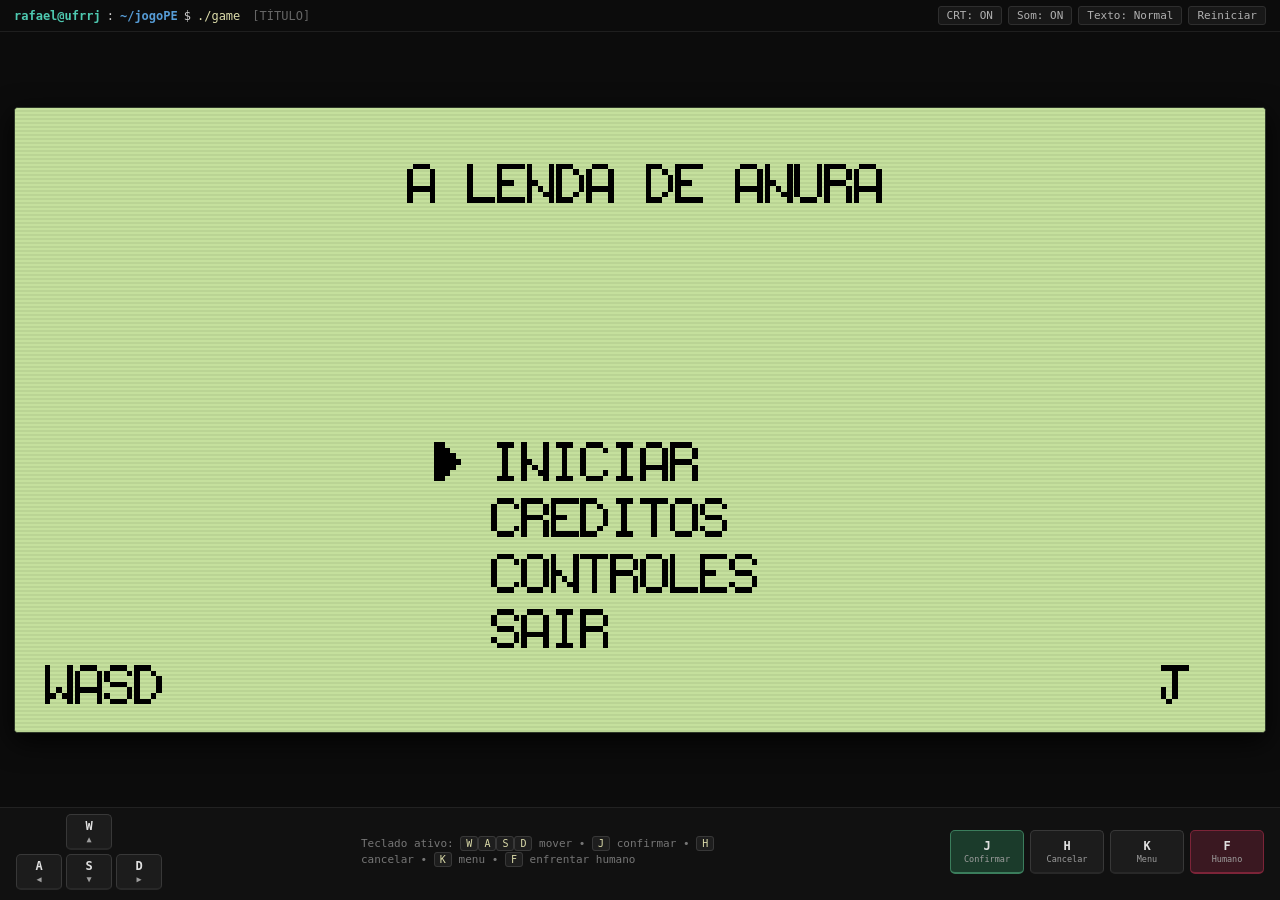
<file: demos/jogoPE/index.html>
<!DOCTYPE html>
<html lang="pt-BR">
<head>
  <meta charset="UTF-8" />
  <meta name="viewport" content="width=device-width, initial-scale=1.0, maximum-scale=1.0, user-scalable=no" />
  <title>A Lenda de Anura — Terminal RPG (WASM Edition)</title>
  <script src="gamedata.js"></script>
  <style>
    :root {
      --bg-dark: #0c0c0c;
      --panel-bg: #111111;
      --panel-border: #262626;
      --accent: #87CF79;
      --accent-bright: #C5E09D;
      --gold: #FEFF81;
      --danger: #EA4F4F;
      --text-main: #cccccc;
      --text-muted: #767676;
    }

    * {
      box-sizing: border-box;
      user-select: none;
      -webkit-user-select: none;
    }

    html, body {
      margin: 0;
      padding: 0;
      width: 100%;
      height: 100vh;
      background: #0c0c0c;
      color: var(--text-main);
      font-family: 'Cascadia Code', 'JetBrains Mono', 'Fira Code', 'Consolas', monospace;
      display: flex;
      flex-direction: column;
      align-items: center;
      justify-content: space-between;
      overflow: hidden;
      outline: none;
    }

    /* Terminal Prompt Line */
    .terminal-cmdline {
      width: 100%;
      padding: 6px 14px;
      background: #0c0c0c;
      border-bottom: 1px solid #1f1f1f;
      display: flex;
      align-items: center;
      justify-content: space-between;
      gap: 10px;
      font-size: 12px;
      flex-shrink: 0;
    }

    .cmd-left {
      display: flex;
      align-items: center;
      gap: 6px;
      white-space: nowrap;
      overflow: hidden;
      text-overflow: ellipsis;
    }

    .cmd-user { color: #4ec9b0; font-weight: 700; }
    .cmd-path { color: #569cd6; font-weight: 700; }
    .cmd-exec { color: #dcdcaa; }

    .cmd-actions {
      display: flex;
      align-items: center;
      gap: 6px;
      flex-shrink: 0;
    }

    .top-btn {
      background: #181818;
      color: #b0b0b0;
      border: 1px solid #2e2e2e;
      border-radius: 3px;
      padding: 2px 8px;
      font-family: inherit;
      font-size: 11px;
      cursor: pointer;
      transition: all 0.12s ease;
    }

    .top-btn:hover {
      background: #252525;
      color: #fff;
      border-color: #4ec9b0;
    }

    /* Main Terminal Viewport Container */
    .terminal-stage {
      width: 100%;
      flex: 1;
      min-height: 0;
      padding: 8px 14px;
      display: flex;
      flex-direction: column;
      align-items: center;
      justify-content: center;
    }

    .screen-wrapper {
      position: relative;
      /* 14x7 tiles of 16x16 pixels -> true 2:1 display aspect ratio */
      aspect-ratio: 2 / 1;
      width: min(100%, calc((100vh - 148px) * 2));
      max-height: calc(100vh - 148px);
      background: #C5E09D;
      border-radius: 4px;
      overflow: hidden;
      border: 1px solid #2e3829;
      box-shadow: 0 8px 28px rgba(0, 0, 0, 0.85);
    }

    canvas#anuraCanvas {
      width: 100%;
      height: 100%;
      display: block;
      image-rendering: -moz-crisp-edges;
      image-rendering: -webkit-optimize-contrast;
      image-rendering: crisp-edges;
      image-rendering: pixelated;
    }

    .scanlines {
      position: absolute;
      inset: 0;
      pointer-events: none;
      background: linear-gradient(
        to bottom,
        rgba(255,255,255,0),
        rgba(255,255,255,0) 50%,
        rgba(0, 0, 0, 0.12) 50%,
        rgba(0, 0, 0, 0.12)
      );
      background-size: 100% 4px;
      opacity: 0.45;
    }

    .scanlines.hidden {
      display: none;
    }

    /* Interactive Controls Deck */
    .controls-deck {
      width: 100%;
      padding: 6px 16px 10px;
      background: #111111;
      border-top: 1px solid #222222;
      display: flex;
      flex-wrap: wrap;
      align-items: center;
      justify-content: space-between;
      gap: 12px;
      flex-shrink: 0;
    }

    .dpad-group {
      display: grid;
      grid-template-columns: repeat(3, 46px);
      grid-template-rows: repeat(2, 36px);
      gap: 4px;
    }

    .action-group {
      display: flex;
      flex-wrap: wrap;
      gap: 6px;
      align-items: center;
    }

    .ctrl-btn {
      background: #1c1c1c;
      border: 1px solid #383838;
      border-bottom: 2px solid #282828;
      color: #e0e0e0;
      border-radius: 5px;
      font-family: inherit;
      font-weight: 700;
      font-size: 12px;
      cursor: pointer;
      display: flex;
      flex-direction: column;
      align-items: center;
      justify-content: center;
      transition: transform 0.05s ease, background 0.08s ease;
      touch-action: manipulation;
    }

    .ctrl-btn:active, .ctrl-btn.pressed {
      transform: translateY(1px);
      background: #2b8a5f;
      border-color: #87CF79;
      color: #fff;
    }

    .ctrl-btn .sub {
      font-size: 8.5px;
      font-weight: 400;
      color: #9e9e9e;
      margin-top: 1px;
    }

    .action-btn {
      min-width: 74px;
      height: 44px;
      padding: 0 10px;
    }

    .action-btn.primary {
      background: #1b3b2b;
      border-color: #3b7d5c;
    }

    .action-btn.danger {
      background: #3a1821;
      border-color: #7c2438;
    }

    .action-btn.danger.ready {
      animation: pulse-boss 1.4s infinite;
    }

    @keyframes pulse-boss {
      0%, 100% { box-shadow: 0 0 0 rgba(234, 79, 79, 0); }
      50% { box-shadow: 0 0 12px rgba(234, 79, 79, 0.75); }
    }

    .help-hint {
      font-size: 11px;
      color: var(--text-muted);
      line-height: 1.45;
      max-width: 390px;
    }

    .help-hint kbd {
      background: #1e1e1e;
      border: 1px solid #383838;
      border-radius: 3px;
      padding: 1px 5px;
      color: #dcdcaa;
      font-size: 10px;
    }

    .sr-only-hud {
      display: none;
    }

    @media (max-width: 720px) {
      .controls-deck {
        justify-content: center;
      }
      .help-hint {
        display: none;
      }
    }
  </style>
</head>
<body tabindex="0">

  <!-- Terminal Prompt Bar -->
  <div class="terminal-cmdline">
    <div class="cmd-left">
      <span class="cmd-user">rafael@ufrrj</span>:<span class="cmd-path">~/jogoPE</span>$ <span class="cmd-exec">./game</span>
      <span style="color:#666; margin-left:6px;" id="stateLabel">[TÍTULO]</span>
    </div>
    <div class="cmd-actions">
      <button class="top-btn" id="btnScanlines" title="Alternar efeito CRT">CRT: ON</button>
      <button class="top-btn" id="btnAudio" title="Alternar som 8-bit">Som: ON</button>
      <button class="top-btn" id="btnFastText" title="Velocidade do texto">Texto: Normal</button>
      <button class="top-btn" id="btnReset" title="Reiniciar processo ./game">Reiniciar</button>
    </div>
  </div>

  <!-- ncurses Viewport -->
  <main class="terminal-stage" id="terminalStage">
    <div class="screen-wrapper">
      <canvas id="anuraCanvas" width="672" height="112"></canvas>
      <div class="scanlines" id="scanlinesOverlay"></div>
    </div>
    <div class="sr-only-hud">
      <span id="hudName"></span>
      <span id="hudLife"></span>
      <span id="hudMana"></span>
      <span id="hudStats"></span>
      <span id="hudXp"></span>
      <span id="hudFlies"></span>
      <span id="hudArea"></span>
    </div>
  </main>

  <!-- On-Screen Controls -->
  <footer class="controls-deck">
    <div class="dpad-group">
      <div></div>
      <button class="ctrl-btn" type="button" data-key="w">W<span class="sub">▲</span></button>
      <div></div>
      <button class="ctrl-btn" type="button" data-key="a">A<span class="sub">◀</span></button>
      <button class="ctrl-btn" type="button" data-key="s">S<span class="sub">▼</span></button>
      <button class="ctrl-btn" type="button" data-key="d">D<span class="sub">▶</span></button>
    </div>

    <div class="help-hint" id="contextHint">
      Teclado ativo: <kbd>W</kbd><kbd>A</kbd><kbd>S</kbd><kbd>D</kbd> mover &bull; <kbd>J</kbd> confirmar &bull; <kbd>H</kbd> cancelar &bull; <kbd>K</kbd> menu &bull; <kbd>F</kbd> enfrentar humano
    </div>

    <div class="action-group">
      <button class="ctrl-btn action-btn primary" type="button" data-key="j">J<span class="sub">Confirmar</span></button>
      <button class="ctrl-btn action-btn" type="button" data-key="h">H<span class="sub">Cancelar</span></button>
      <button class="ctrl-btn action-btn" type="button" data-key="k">K<span class="sub">Menu</span></button>
      <button class="ctrl-btn action-btn danger" type="button" id="btnBossF" data-key="f">F<span class="sub">Humano</span></button>
    </div>
  </footer>

  <script>
    // =========================================================================
    // 1. EXACT 16-COLOR PALETTE FROM README.md & BITMAP ASSETS
    // =========================================================================
    const PALETTE = [
      "#C5E09D", // 0: Background / Transparent
      "#FFFFFF", // 1
      "#000000", // 2: Text & outlines
      "#875198", // 3
      "#FEFF81", // 4
      "#2B8A5F", // 5
      "#4ABA63", // 6
      "#87CF79", // 7
      "#226AA1", // 8
      "#419AC3", // 9
      "#C083FE", // 10
      "#EA4F4F", // 11
      "#64754F", // 12
      "#C2BA6E", // 13: Dialog & menu boxes (COLOR_PAIR 21)
      "#BE294E", // 14
      "#EFDBA7"  // 15
    ];

    // Unpack BigInt sprites & characters from INITIAL_GAME_DATA (gamedata.js)
    const ASSETS = INITIAL_GAME_DATA.assets.map(lines => ({
      lines: lines.map(v => BigInt(v))
    }));
    const CHARACTERS = INITIAL_GAME_DATA.characters.map(v => BigInt(v));

    function cloneScreens() {
      return INITIAL_GAME_DATA.screens.map(scr => ({
        world: scr.map(row => row.slice())
      }));
    }

    function createFreshPlayer() {
      const p = INITIAL_GAME_DATA.player;
      return {
        sprites: p.sprites.map(lines => ({ lines: lines.map(v => BigInt(v)) })),
        name: "",
        life: p.life,
        maxLife: p.maxLife,
        attack: p.attack,
        defense: p.defense,
        mana: p.mana,
        magic: p.magic,
        potions: p.potions,
        xp: p.xp,
        lvl: p.lvl,
        mapX: p.mapX,
        mapY: p.mapY,
        x: p.x,
        y: p.y,
        curScreen: p.curScreen
      };
    }

    // =========================================================================
    // 2. GENUINE WEBASSEMBLY (.wasm) MODULE FOR COMBAT & RNG
    // =========================================================================
    // Exports:
    // - diceRoll(randVal: i32, chance: i32) -> i32  ((randVal % 100) <= chance)
    // - calcMeleeDmg(crit: i32, atk: i32, def: i32) -> i32
    // - calcMagicDmg(crit: i32, mag: i32, def: i32) -> i32
    // - calcEnemyDmg(crit: i32, eAtk: i32, pDef: i32) -> i32
    const WASM_BASE64 = "AGFzbQEAAAABDgJgAn9/AX9gA39/fwF/AwUEAAEBAQc5BAhkaWNlUm9sbAAADGNhbGNNZWxlZURtZwABDGNhbGNNYWdpY0RtZwACDGNhbGNFbmVteURtZwADCj8ECgAgAEFkbyABTAsPAEEEQQIgABsgAWwgAm0LEgBBBEECIAAbIAFsIAJtQQNsCw8AIAEgAm1BAkEBIAAbbAs=";
    let wasmExports = null;

    async function initWasm() {
      try {
        const binStr = atob(WASM_BASE64);
        const bytes = new Uint8Array(binStr.length);
        for (let i = 0; i < binStr.length; i++) bytes[i] = binStr.charCodeAt(i);
        const { instance } = await WebAssembly.instantiate(bytes);
        wasmExports = instance.exports;
      } catch (e) {
        console.warn("Fallback JS math active:", e);
      }
    }

    function diceRoll(chance) {
      const r = Math.floor(Math.random() * 10000);
      if (wasmExports) {
        return wasmExports.diceRoll(r, chance);
      }
      return (r % 100) <= chance ? 1 : 0;
    }

    function calcMeleeDamage(crit, atk, def) {
      const safeDef = Math.max(1, def);
      if (wasmExports) return wasmExports.calcMeleeDmg(crit ? 1 : 0, atk, safeDef);
      return Math.trunc(((crit ? 4 : 2) * atk) / safeDef);
    }

    function calcMagicDamage(crit, mag, def) {
      const safeDef = Math.max(1, def);
      if (wasmExports) return wasmExports.calcMagicDmg(crit ? 1 : 0, mag, safeDef);
      return Math.trunc(((crit ? 4 : 2) * mag) / safeDef) * 3;
    }

    function calcEnemyDamage(crit, eAtk, pDef) {
      const safeDef = Math.max(1, pDef);
      if (wasmExports) return wasmExports.calcEnemyDmg(crit ? 1 : 0, eAtk, safeDef);
      return Math.trunc(eAtk / safeDef) * (crit ? 2 : 1);
    }

    // =========================================================================
    // 3. WEBAUDIO RETRO 8-BIT SYNTHESIZER
    // =========================================================================
    let audioCtx = null;
    let soundEnabled = true;

    function playTone(freq, durationMs, type = "square", gainVal = 0.04, slideTo = null) {
      if (!soundEnabled) return;
      try {
        if (!audioCtx) audioCtx = new (window.AudioContext || window.webkitAudioContext)();
        if (audioCtx.state === "suspended") audioCtx.resume();
        const osc = audioCtx.createOscillator();
        const gain = audioCtx.createGain();
        osc.type = type;
        osc.frequency.setValueAtTime(freq, audioCtx.currentTime);
        if (slideTo) {
          osc.frequency.exponentialRampToValueAtTime(slideTo, audioCtx.currentTime + durationMs / 1000);
        }
        gain.gain.setValueAtTime(gainVal, audioCtx.currentTime);
        gain.gain.exponentialRampToValueAtTime(0.0001, audioCtx.currentTime + durationMs / 1000);
        osc.connect(gain);
        gain.connect(audioCtx.destination);
        osc.start();
        osc.stop(audioCtx.currentTime + durationMs / 1000);
      } catch (_) {}
    }

    const sfx = {
      blip: () => playTone(520 + Math.random() * 140, 22, "square", 0.02),
      move: () => playTone(190, 45, "triangle", 0.04, 280),
      select: () => playTone(660, 65, "square", 0.04, 880),
      cancel: () => playTone(340, 65, "square", 0.04, 220),
      hit: () => playTone(160, 110, "sawtooth", 0.06, 75),
      magic: () => playTone(440, 90, "sine", 0.05, 880),
      pickup: () => playTone(587, 90, "square", 0.05, 1174),
      win: () => {
        playTone(523, 90, "square", 0.05);
        setTimeout(() => playTone(659, 90, "square", 0.05), 90);
        setTimeout(() => playTone(784, 160, "square", 0.05), 180);
      }
    };

    // =========================================================================
    // 4. NCURSES GRAPHICS.H RENDERER ON 672x112 CANVAS
    // =========================================================================
    const canvas = document.getElementById("anuraCanvas");
    const ctx = canvas.getContext("2d");
    let fastText = false;

    function clear() {
      ctx.fillStyle = PALETTE[0];
      ctx.fillRect(0, 0, 672, 112);
    }

    function refresh() {
      updateHUD();
    }

    // Exact implementation of drawSprite from graphics.h
    function drawSprite(sprite, x, y, invert) {
      if (!sprite || !sprite.lines) return;
      for (let i = 0; i < 16; i++) {
        const line = sprite.lines[i];
        for (let j = 0; j < 16; j++) {
          const colorIndex = Number((line >> BigInt(j * 4)) & 15n);
          if (colorIndex === 0) continue;
          ctx.fillStyle = PALETTE[colorIndex] || PALETTE[2];
          const px = invert ? (x + 46 - j * 3) : (x + j * 3);
          const py = y + i;
          ctx.fillRect(px, py, 3, 1);
        }
      }
    }

    function drawPlayer(player, x, y, invert, animationFrame) {
      const frame = Math.max(0, Math.min(3, animationFrame));
      drawSprite(player.sprites[frame], x, y, invert);
    }

    // Exact implementation of drawWorld from graphics.h
    function drawWorld(world) {
      let index = 0;
      for (let i = 0; i < 7; i++) {
        for (let j = 0; j < 14; j++) {
          const tile = world[i][j];
          if (tile > 20) {
            switch (tile) {
              case 22:
                index = 0;
                break;
              case 27:
                index = 7;
                break;
              case 28:
                index = 8;
                break;
              case 25:
              case 26: // Bridge exit tile right of tile 5
                index = 5;
                break;
            }
          } else {
            index = tile;
          }
          drawSprite(ASSETS[index], j * 16 * 3, i * 16, 0);
        }
      }
    }

    // Exact implementation of drawLetter from graphics.h
    function drawLetter(character, x, y) {
      if (character === undefined) return;
      ctx.fillStyle = PALETTE[2]; // Color index 2 (#000000)
      for (let i = 0; i < 7; i++) {
        for (let j = 0; j < 5; j++) {
          if ((character >> BigInt(i * 5 + j)) & 1n) {
            ctx.fillRect(x + j * 3, y + i, 3, 1);
          }
        }
      }
    }

    // Exact implementation of drawBox from graphics.h:
    // move(y0 + i, x0 + j * 3) for i in y0..y-1, j in x0..x-1
    function drawBox(x0, y0, x, y) {
      ctx.fillStyle = PALETTE[13]; // Color index 13 (#C2BA6E)
      for (let i = y0; i < y; i++) {
        for (let j = x0; j < x; j++) {
          ctx.fillRect(x0 + j * 3, y0 + i, 3, 1);
        }
      }
    }

    // Sleep & Input Queue for ncurses getch()
    let keyQueue = [];
    let keyResolver = null;
    let resetGeneration = 0;

    function sleep(ms, gen = resetGeneration) {
      return new Promise((resolve, reject) => {
        setTimeout(() => {
          if (gen !== resetGeneration) reject(new Error("RESET"));
          else resolve();
        }, ms);
      });
    }

    function getch(gen = resetGeneration) {
      return new Promise((resolve, reject) => {
        if (gen !== resetGeneration) {
          reject(new Error("RESET"));
          return;
        }
        if (keyQueue.length > 0) {
          resolve(keyQueue.shift());
          return;
        }
        keyResolver = (k) => {
          if (gen !== resetGeneration) reject(new Error("RESET"));
          else resolve(k);
        };
      });
    }

    function pushKey(k) {
      if (keyResolver) {
        const r = keyResolver;
        keyResolver = null;
        r(k);
      } else {
        if (keyQueue.length < 8) keyQueue.push(k);
      }
    }

    // Exact implementation of drawText from graphics.h
    async function drawText(string, x, y, animate) {
      let index = 0;
      const initialX = x;
      const gen = resetGeneration;
      for (let i = 0; i < string.length; i++) {
        const ch = string[i];
        if (ch === "\n") {
          y += 8;
          x = initialX;
          continue;
        } else if (ch === " ") {
          x += 8 * 2;
          continue;
        } else if (ch >= "a" && ch <= "z") {
          index = ch.charCodeAt(0) - 97;
        } else if (ch >= "A" && ch <= "Z") {
          index = ch.charCodeAt(0) - 65;
        } else if (ch >= "0" && ch <= "9") {
          index = ch.charCodeAt(0) - 48 + 26;
        } else {
          switch (ch) {
            case "/": index = 38; break;
            case "?": index = 39; break;
            case "!": index = 40; break;
            case ".": index = 41; break;
            case ",": index = 42; break;
            case ")": index = 43; break;
            case "(": index = 44; break;
          }
        }

        x += 16;
        drawLetter(CHARACTERS[index], x, y);
        refresh();
        if (animate && !fastText && keyQueue.length === 0) {
          if (i % 2 === 0) sfx.blip();
          await sleep(1000 / 30, gen);
        }
      }
    }

    async function drawBattleInfo(player, enemy) {
      drawBox(25, 0, 185, 17);
      const playerInfo = `${player.name || "sapo"} ${player.life}/${player.maxLife}`;
      await drawText(playerInfo, 30 * 3, 5, 0);
      const enemyInfo = `inimigo ${enemy.life}/${enemy.maxLife}`;
      await drawText(enemyInfo, 115 * 3, 5, 0);
    }

    async function magicAnimation(player, enemy, miss) {
      const gen = resetGeneration;
      for (let i = 0; i < 5; i++) {
        clear();
        await drawBattleInfo(player, enemy);
        drawSprite(player.sprites[2], 45 * 3, 30, 0);
        if (enemy.maxLife === 50) {
          drawSprite(ASSETS[10], 150 * 3, 20, 0);
          drawSprite(ASSETS[9], 150 * 3, 36, 0);
        } else {
          drawSprite(ASSETS[3], 150 * 3, 30, 0);
        }
        drawBox(10, 40, 210, 87);
        drawSprite(ASSETS[2], 65 * 3 + 48 * i, 30 + (miss * i * 5), 0);
        sfx.magic();
        refresh();
        await sleep(100, gen);
      }

      clear();
      await drawBattleInfo(player, enemy);
      drawSprite(player.sprites[2], 45 * 3, 30, 0);
      if (enemy.maxLife === 50) {
        drawSprite(ASSETS[10], 150 * 3, 20, 0);
        drawSprite(ASSETS[9], 150 * 3, 36, 0);
      } else {
        drawSprite(ASSETS[3], 150 * 3, 30, 0);
      }
      refresh();
    }

    // =========================================================================
    // 5. CUTSCENES (graphics.h)
    // =========================================================================
    async function cutscene() {
      setStateLabel("CUTSCENE");
      const slides = [
        ["voce acorda no meio de um pantano,", "e o lugar lhe parece familiar."],
        ["o ar puro do lamacal te enche de", "determinacao. apos um longo coaxar,"],
        ["voce chega a conclusao que todos", "os lugares deveriam ser pantanos. na"],
        ["verdade, todos os seres deveriam ser", "sapos. voce sente que assim,e somente"],
        ["assim, o mundo se tornaria um lugar", "melhor, haveria menos degradacao"],
        ["ambiental, e mais respeito e cuidado", "com a natureza... O ecofascismo lhe"],
        ["parece uma boa alternativa!", null],
        ["com isso em mente, voce, ate entao um", "simples sapo cururu,decide dar inicio"],
        ["a sua jornada de dominacao mundial.", "visando, e claro. a aniquilacao da"],
        ["raca humana e de todos os nao sapos", "isso sim que e vida boa..."],
        ["va ate a bruxa que se encontra", "na floresta, apos o lago, talvez"],
        ["ela possa te indicar um caminho.", null]
      ];

      for (const [line1, line2] of slides) {
        drawBox(10, 40, 210, 87);
        await drawText(line1, 10 * 3, 90, 1);
        if (line2) await drawText(line2, 10 * 3, 100, 1);
        await getch();
        sfx.select();
      }
    }

    async function cutscene2() {
      setStateLabel("ENCONTRO COM A BRUXA");
      drawBox(1, 40, 210, 87);
      drawSprite(ASSETS[11], 190 * 3, 87, 0);
      await drawText("ola pequena criaturinha, o que te", 1 * 3, 90, 1);
      await drawText("traz aqui?", 1 * 3, 100, 1);
      await getch();

      let choosing = 1;
      let selected = 0;
      while (choosing) {
        drawBox(1, 40, 210, 87);
        drawSprite(ASSETS[11], 190 * 3, 87, 0);
        await drawText(" me arruma algo...", 1 * 3, 90, 0);
        await drawText(" preciso de sua ajuda", 1 * 3, 100, 0);
        drawLetter(CHARACTERS[37], 5 * 3, 90 + 10 * (selected % 2));
        refresh();
        const key = await getch();
        switch (key) {
          case "j":
            sfx.select();
            choosing = 0;
            break;
          case "w":
          case "s":
            sfx.blip();
            selected = selected ? 0 : 1;
            break;
        }
      }

      if (!selected) {
        drawBox(1, 40, 210, 87);
        await drawText("arruma um plano maligno ai pra mim", 1 * 3, 90, 1);
        await getch();
        drawBox(1, 40, 210, 87);
        drawSprite(ASSETS[11], 190 * 3, 87, 0);
        await drawText("que petulancia!", 1 * 3, 90, 1);
        await getch();
        return 0;
      } else {
        drawBox(1, 40, 210, 87);
        await drawText("senhora bruxa, boa tarde. preciso", 1 * 3, 90, 1);
        await drawText("de ajuda para bolar um plano", 1 * 3, 100, 1);
        await getch();
        drawBox(10, 40, 210, 87);
        await drawText("maligno contra a humanidade", 1 * 3, 90, 1);
        await getch();
        return 1;
      }
    }

    async function cutscene3() {
      drawBox(10, 40, 210, 87);
      await drawText("jesus, maria e jose! um sapo", 10 * 3, 90, 0);
      await drawText("magico", 10 * 3, 100, 0);
      await getch();
    }

    // =========================================================================
    // 6. COMBAT SYSTEM (combat.h)
    // =========================================================================
    async function levelUp(player) {
      setStateLabel("SUBIU DE NÍVEL!");
      sfx.win();
      let choosing = 1;
      let selected = 0;
      while (choosing) {
        clear();
        await drawText("parabens, voce subiu de nivel!", 10 * 3, 20, 0);
        await drawText("escolha uma habilidade para melhorar", 10 * 3, 30, 0);
        await drawText("vida", 15 * 3, 40, 0);
        await drawText("ataque", 15 * 3, 50, 0);
        await drawText("defesa", 15 * 3, 60, 0);
        await drawText("magia", 15 * 3, 70, 0);
        drawLetter(CHARACTERS[37], 10 * 3, 40 + (selected * 10));
        await drawText("pressione j para confirmar", 10 * 3, 90, 0);
        refresh();

        const key = await getch();
        switch (key) {
          case "j":
            sfx.select();
            choosing = 0;
            switch (selected) {
              case 0: player.maxLife += 3; break;
              case 1: player.attack += 2; break;
              case 2: player.defense += 2; break;
              case 3: player.magic += 3; break;
            }
            break;
          case "w":
            sfx.blip();
            selected = (selected === 0) ? 3 : selected - 1;
            break;
          case "s":
            sfx.blip();
            selected = (selected === 3) ? 0 : selected + 1;
            break;
        }
      }
    }

    async function useItem(player, battleState) {
      drawBox(10, 40, 210, 87);
      if (player.potions === 0) {
        await drawText("voce nao tem itens", 60 * 3, 90, 1);
        await getch();
        return;
      }

      let usingItem = 1;
      let selected = 0;
      while (usingItem) {
        drawBox(10, 40, 210, 87);
        await drawText("comer mosca?", 80 * 3, 90, 0);
        await drawText("sim", 80 * 3, 100, 0);
        await drawText("nao", 115 * 3, 100, 0);
        drawLetter(CHARACTERS[37], 78 * 3 + 35 * (selected % 2) * 3, 100);
        refresh();

        const key = await getch();
        switch (key) {
          case "j":
            if (selected % 2 === 0) {
              sfx.pickup();
              player.potions -= 1;
              player.life = (player.life + 20 > player.maxLife) ? player.maxLife : player.life + 20;
              battleState.turn = 0;
              usingItem = 0;
              drawBox(10, 40, 210, 87);
              await drawText("voce comeu uma mosca", 35 * 3, 90, 1);
              await getch();
            } else {
              usingItem = 0;
            }
            usingItem = 0;
            break;
          case "h":
            sfx.cancel();
            usingItem = 0;
            break;
          case "a":
            sfx.blip();
            selected = (selected + 1) % 2;
            break;
          case "d":
            sfx.blip();
            selected = (selected + 1) % 2;
            break;
        }
      }
    }

    async function playerTurn(player, enemy, battleState, enemyType) {
      let attacking = 1;
      let selected = 0;
      let miss = 0;
      while (attacking) {
        drawBox(10, 40, 210, 87);
        await drawText("o que voce vai fazer?", 58 * 3, 85, 0);
        await drawText("bater", 30 * 3, 100, 0);
        await drawText("magia", 65 * 3, 100, 0);
        await drawText("cegar", 100 * 3, 100, 0);
        await drawText("intimidar", 135 * 3, 100, 0);
        drawLetter(CHARACTERS[37], 28 * 3 + 35 * (selected % 4) * 3, 100);
        refresh();

        const key = await getch();
        switch (key) {
          case "j":
            if (selected % 4 === 0) {
              miss = diceRoll(10);
              if (!miss) {
                const crit = diceRoll(15);
                enemy.life -= calcMeleeDamage(crit, player.attack, enemy.defense);
                sfx.hit();
              }
              drawBox(10, 40, 210, 87);
              await drawText("voce bateu no inimigo", 50 * 3, 90, 1);
              await getch();
            } else if (selected % 4 === 1) {
              miss = diceRoll(10);
              if (!miss) {
                const crit = diceRoll(15);
                enemy.life -= calcMagicDamage(crit, player.magic, enemy.defense);
              }
              await magicAnimation(player, enemy, miss);
              drawBox(10, 40, 210, 87);
              player.mana -= 1;
              await drawText("voce feriu o inimigo usando\n   poderes sobrenaturais", 35 * 3, 90, 1);
              await getch();
            } else if (selected % 4 === 2) {
              sfx.select();
              enemy.accuracy = (enemy.accuracy > 5) ? enemy.accuracy - 10 : 5;
              drawBox(10, 40, 210, 87);
              await drawText("a visao do inimigo foi\n     comprometida", 50 * 3, 90, 1);
              await getch();
            } else if (selected % 4 === 3) {
              sfx.select();
              enemy.defense = (enemy.defense > 0) ? Math.max(1, enemy.defense - 2) : 1;
              drawBox(10, 40, 210, 87);
              await drawText("o inimigo esta com medo", 45 * 3, 90, 1);
              await getch();
            }

            if (miss) {
              sfx.cancel();
              drawBox(10, 40, 210, 87);
              await drawText("voce errou", 80 * 3, 90, 1);
              await getch();
            }

            if (enemy.life <= 0) {
              sfx.win();
              drawBox(10, 40, 210, 87);
              await drawText("o inimigo foi derrotado", 45 * 3, 90, 1);
              await getch();
              player.xp += (enemyType === 0) ? 50 : 100;
              if (Math.trunc(player.xp / 100) > player.lvl) {
                player.lvl += 1;
                await levelUp(player);
              }
              battleState.fighting = 0;
            }
            battleState.turn = 0;
            attacking = 0;
            break;
          case "h":
            sfx.cancel();
            attacking = 0;
            selected = (selected + 3) % 4;
            break;
          case "a":
            sfx.blip();
            selected = (selected + 3) % 4;
            break;
          case "d":
            sfx.blip();
            selected = (selected + 1) % 4;
            break;
        }
      }
    }

    async function fight(player, enemyType, text, textPos) {
      setStateLabel(enemyType === 2 ? "CHEFE HUMANO" : "BATALHA");
      const enemy = { life: 10, maxLife: 10, attack: 5, defense: 5, accuracy: 90 };
      if (enemyType === 1) {
        Object.assign(enemy, { life: 5, maxLife: 5, attack: 10, defense: 10, accuracy: 80 });
      } else if (enemyType === 2) {
        Object.assign(enemy, { life: 50, maxLife: 50, attack: 30, defense: 30, accuracy: 95 });
      }

      const drawBattleScene = async () => {
        clear();
        await drawBattleInfo(player, enemy);
        drawSprite(player.sprites[2], 45 * 3, 30, 0);
        if (enemyType === 2) {
          drawSprite(ASSETS[10], 150 * 3, 20, 0);
          drawSprite(ASSETS[9], 150 * 3, 36, 0);
        } else {
          drawSprite(ASSETS[3], 150 * 3, 30, 0);
        }
      };

      await drawBattleScene();
      drawBox(10, 40, 210, 87);
      await drawText(text, textPos * 3, 90, 1);

      const battleState = {
        turn: diceRoll(50),
        fighting: 1
      };
      await getch();

      let selected = 0;
      while (battleState.fighting) {
        await drawBattleScene();
        drawBox(10, 40, 210, 87);
        await drawText("o que voce vai fazer", 58 * 3, 85, 0);
        await drawText("lutar", 60 * 3, 100, 0);
        await drawText("item ", 95 * 3, 100, 0);
        await drawText("correr", 130 * 3, 100, 0);
        drawLetter(CHARACTERS[37], 58 * 3 + 35 * (selected % 3) * 3, 100);
        refresh();

        if (battleState.turn) {
          const key = await getch();
          switch (key) {
            case "j":
              sfx.select();
              if (selected % 3 === 0) {
                await playerTurn(player, enemy, battleState, enemyType);
              } else if (selected % 3 === 1) {
                await useItem(player, battleState);
              } else {
                battleState.fighting = diceRoll(20);
                if (!battleState.fighting) {
                  drawBox(10, 40, 210, 87);
                  await drawText("voce fugiu", 75 * 3, 85, 1);
                  battleState.turn = 0;
                  await getch();
                } else {
                  drawBox(10, 40, 210, 87);
                  await drawText("a fuga falhou", 70 * 3, 85, 1);
                  battleState.turn = 0;
                  await getch();
                }
              }
              break;
            case "a":
              sfx.blip();
              selected = (selected === 0) ? 2 : selected - 1;
              break;
            case "d":
              sfx.blip();
              selected = (selected + 1) % 3;
              break;
          }
        } else {
          const miss = diceRoll(100 - enemy.accuracy);
          if (miss) {
            battleState.turn = 1;
            drawBox(10, 40, 210, 87);
            await drawText("o inimigo tentou bater em voce", 30 * 3, 90, 1);
            await getch();
            drawBox(10, 40, 210, 87);
            await drawText("o inimigo errou", 65 * 3, 90, 1);
            await getch();
            continue;
          }
          sfx.hit();
          drawBox(10, 40, 210, 87);
          await drawText("voce foi ferido pelo inimigo", 35 * 3, 90, 1);
          await getch();

          const crit = diceRoll(15);
          player.life -= calcEnemyDamage(crit, enemy.attack, player.defense);

          if (player.life <= 0) {
            drawBox(10, 40, 210, 87);
            await drawText("voce morreu", 74 * 3, 90, 1);
            await getch();
            battleState.fighting = 0;
          } else {
            battleState.turn = 1;
          }
        }
      }

      if (enemyType === 2) {
        if (player.life > 0) {
          player.lvl = -2;
        } else {
          clear();
          await drawText("voce nao foi forte o bastante para", 15 * 3, 40, 0);
          await drawText("derrotar um humano, quem sabe", 15 * 3, 50, 0);
          await drawText("se treinasse mais...", 15 * 3, 60, 0);
          await getch();
        }
      }
    }

    // =========================================================================
    // 7. WORLD LOGIC & IN-GAME MENU (logic.h)
    // =========================================================================
    async function statusScreen(player) {
      clear();
      await drawText(player.name || "sapo", 40 * 3, 20, 0);
      await drawText("vida", 40 * 3, 30, 0);
      await drawText(`${player.life}/${player.maxLife}`, 75 * 3, 30, 0);
      await drawText("ataque", 40 * 3, 40, 0);
      await drawText(`${player.attack}`, 80 * 3, 40, 0);
      await drawText("defesa", 40 * 3, 50, 0);
      await drawText(`${player.defense}`, 80 * 3, 50, 0);
      await drawText("mana", 40 * 3, 60, 0);
      await drawText(`${player.mana}`, 80 * 3, 60, 0);
      await drawText("magia", 40 * 3, 70, 0);
      await drawText(`${player.magic}`, 80 * 3, 70, 0);
      await drawText("pressione qualquer tecla\n     para retornar", 40 * 3, 90, 0);
      await getch();
    }

    async function itemScreen(player) {
      clear();
      await drawText("moscas", 40 * 3, 30, 0);
      await drawText(`${player.potions}`, 75 * 3, 30, 0);
      await drawText("pressione qualquer tecla\n     para retornar", 40 * 3, 90, 0);
      await getch();
    }

    const SAVE_KEY = "anura_player_save_v1";

    async function saveGame(player) {
      const serializable = {
        ...player,
        sprites: undefined
      };
      try {
        localStorage.setItem(SAVE_KEY, JSON.stringify(serializable));
      } catch (_) {}
      sfx.pickup();
      clear();
      await drawText("jogo salvo com sucesso", 50 * 3, 10, 0);
      await getch();
    }

    async function menuScreen(gameState, player) {
      setStateLabel("MENU (K)");
      let isOnMenu = 1;
      let selected = 0;
      while (isOnMenu) {
        drawWorld(screens[player.curScreen].world);
        drawPlayer(player, player.x, player.y, gameState.reverse, (!gameState.isNotMoving ? 1 : 0) + gameState.isMagic);
        drawBox(100, 10, 150, 60);
        await drawText("status", 140 * 3, 25, 0);
        await drawText("item", 140 * 3, 35, 0);
        await drawText("salvar", 140 * 3, 45, 0);
        await drawText("inicio", 140 * 3, 55, 0);
        drawLetter(CHARACTERS[37], 138 * 3, 25 + ((selected % 4) * 10));
        refresh();

        const key = await getch();
        switch (key) {
          case "j":
            sfx.select();
            if (selected % 4 === 0) {
              await statusScreen(player);
            } else if (selected % 4 === 1) {
              await itemScreen(player);
            } else if (selected % 4 === 2) {
              await saveGame(player);
            } else {
              gameState.isOnTitle = 1;
            }
            isOnMenu = 0;
            break;
          case "k":
          case "h":
            sfx.cancel();
            isOnMenu = 0;
            break;
          case "w":
            sfx.blip();
            selected = (selected + 3) % 4;
            break;
          case "s":
            sfx.blip();
            selected = (selected + 1) % 4;
            break;
        }
      }
    }

    function seekNewPos(player) {
      const world = screens[player.curScreen].world;
      for (let i = 0; i < 7; i++) {
        for (let j = 0; j < 14; j++) {
          if (world[i][j] === 22 || world[i][j] === 26) {
            player.mapX = j + 1;
            player.mapY = i + 1;
            player.x = 16 * 3 * j;
            player.y = 16 * i;
            return;
          }
        }
      }
    }

    async function distributeStats(player) {
      setStateLabel("HABILIDADES");
      player.mana = 20;
      let totalStats = 5;
      let distributing = 1;
      let selected = 0;
      const stats = [0, 0, 0, 0];

      while (distributing) {
        clear();
        await drawText("distribua suas habilidades", 10 * 3, 20, 0);
        await drawText("vida    1", 10 * 3, 30, 0);
        await drawText("ataque ", 10 * 3, 40, 0);
        await drawText("defesa ", 10 * 3, 50, 0);
        await drawText("magia  ", 10 * 3, 60, 0);
        drawLetter(CHARACTERS[26 + stats[0]], 63 * 3, 30);
        drawLetter(CHARACTERS[30 + stats[1]], 62 * 3, 40);
        drawLetter(CHARACTERS[30 + stats[2]], 62 * 3, 50);
        drawLetter(CHARACTERS[30 + stats[3]], 62 * 3, 60);
        drawLetter(CHARACTERS[37], 52 * 3, 30 + (selected * 10));
        await drawText("pontos disponiveis ", 10 * 3, 70, 0);
        drawLetter(CHARACTERS[26 + totalStats], 117 * 3, 70);

        if (totalStats === 0) {
          await drawText("pressione j para confirmar", 10 * 3, 90, 0);
        }
        refresh();

        const key = await getch();
        switch (key) {
          case "j":
            if (totalStats === 0) {
              sfx.win();
              distributing = 0;
            }
            break;
          case "w":
            sfx.blip();
            selected = (selected === 0) ? 3 : selected - 1;
            break;
          case "s":
            sfx.blip();
            selected = (selected === 3) ? 0 : selected + 1;
            break;
          case "a":
            if (stats[selected] !== 0) {
              sfx.blip();
              stats[selected] -= 1;
              totalStats++;
            }
            break;
          case "d":
            if (totalStats > 0) {
              sfx.blip();
              stats[selected] += 1;
              totalStats--;
            }
            break;
        }

        player.life = 10 + stats[0];
        player.maxLife = 10 + stats[0];
        player.attack = 5 + stats[1];
        player.defense = 5 + stats[2];
        player.magic = 5 + stats[3];
      }

      clear();
      await drawText("apos receber poderes da bruxa,", 20 * 3, 40, 0);
      await drawText("voce entao partiu para sua jornada", 20 * 3, 50, 0);
      await drawText("de extincao da humanidade", 20 * 3, 60, 0);
      await getch();
      clear();
      await drawText("quando sentir que esta pronto", 20 * 3, 40, 0);
      await drawText("aperte f", 20 * 3, 50, 0);
      await getch();
    }

    async function canMove(world, x, y, direction, player, gameState) {
      const canBattle = !gameState.isNotMoving;
      switch (direction) {
        case 1: x++; break; // >
        case 2: y++; break; // v
        case 3: x--; break; // <
        case 4: y--; break; // ^
      }

      if (x === 0 || y === 0 || x === 15 || y === 8) {
        return 0;
      } else if (world[y - 1][x - 1] !== 1) {
        if (diceRoll(25) && canBattle && player.curScreen >= 2) {
          await fight(player, diceRoll(50), "uma cobra selvagem apareceu", 35);
        }

        const tile = world[y - 1][x - 1];
        if (tile === 27 || tile === 28) {
          const survived = await cutscene2();
          if (!survived) {
            player.lvl = -1;
            return 0;
          }
          await distributeStats(player);
          world[y - 1][x - 1] = 0;
          switch (direction) {
            case 1:
              player.x -= 8 * 3;
              player.mapX -= 1;
              break;
            case 2:
              player.y -= 8;
              player.mapY -= 1;
              break;
            case 3:
              player.x += 8 * 3;
              player.mapX += 1;
              break;
            case 4:
              player.y += 8;
              player.mapY += 1;
              break;
          }
          player.curScreen += 1;
          return 0;
        } else if (tile === 26 || tile === 22) {
          if (gameState.reverse) {
            player.curScreen = Math.max(0, player.curScreen - 1);
          } else {
            player.curScreen = Math.min(2, player.curScreen + 1);
          }
          seekNewPos(player);
        }

        return 1;
      } else {
        return 0;
      }
    }

    function spawn(world) {
      if (diceRoll(70)) return;
      const i = Math.floor(Math.random() * 7);
      const j = Math.floor(Math.random() * 14);
      if (Math.floor(Math.random() * 100) >= 50) {
        world[i][j] = (world[i][j] === 0) ? 4 : world[i][j];
      } else {
        world[i][j] = (world[i][j] === 0) ? 6 : world[i][j];
      }
    }

    async function playerMove(gameState, player, world) {
      const gen = resetGeneration;
      let turned = 0;
      if (gameState.isNotMoving) {
        setStateLabel("EXPLORAÇÃO");
        gameState.key = await getch();
      }

      spawn(world);

      switch (gameState.key) {
        case "w":
          if (await canMove(world, player.mapX, player.mapY, 4, player, gameState)) {
            if (gameState.isNotMoving) sfx.move();
            player.y -= 8;
            if (!gameState.isNotMoving) player.mapY -= 1;
          }
          break;
        case "s":
          if (await canMove(world, player.mapX, player.mapY, 2, player, gameState)) {
            if (gameState.isNotMoving) sfx.move();
            player.y += 8;
            if (!gameState.isNotMoving) player.mapY += 1;
          }
          break;
        case "a":
          if (gameState.reverse) {
            if (await canMove(world, player.mapX, player.mapY, 3, player, gameState)) {
              if (gameState.isNotMoving) sfx.move();
              player.x -= 8 * 3;
              if (!gameState.isNotMoving) player.mapX -= 1;
            }
          } else {
            sfx.blip();
            gameState.reverse = 1;
            turned = 1;
          }
          break;
        case "d":
          if (!gameState.reverse) {
            if (await canMove(world, player.mapX, player.mapY, 1, player, gameState)) {
              if (gameState.isNotMoving) sfx.move();
              player.x += 8 * 3;
              if (!gameState.isNotMoving) player.mapX += 1;
            }
          } else {
            sfx.blip();
            gameState.reverse = 0;
            turned = 1;
          }
          break;
        case "k":
          await menuScreen(gameState, player);
          break;
        case "f":
          if (player.mana > 0) {
            sfx.select();
            await cutscene3();
            await fight(player, 2, "voce encontrou um humano", 35);
          }
          break;
        default:
          if (gameState.isNotMoving) return;
      }

      if (!turned && gameState.key !== "k" && gameState.key !== "f") {
        gameState.isNotMoving = gameState.isNotMoving ? 0 : 1;
      }

      const activeWorld = screens[player.curScreen].world;
      const curTile = activeWorld[player.mapY - 1]?.[player.mapX - 1];
      if (curTile === 6) {
        sfx.pickup();
        activeWorld[player.mapY - 1][player.mapX - 1] = 0;
        player.potions += 1;
      } else if (curTile === 4) {
        sfx.pickup();
        activeWorld[player.mapY - 1][player.mapX - 1] = 0;
        player.xp += 50;
        drawWorld(activeWorld);
        drawPlayer(player, player.x, player.y, gameState.reverse, (!gameState.isNotMoving ? 1 : 0) + gameState.isMagic);
        drawBox(10, 40, 210, 87);
        await drawText("voce salvou um girino", 10 * 3, 90, 0);
        await getch();
      }

      await sleep(1000 / 30, gen);
    }

    // =========================================================================
    // 8. TITLE SCREEN, STARTING SCREEN & NAME SCREEN (mainMenu.h)
    // =========================================================================
    let isNamingMode = false;

    async function nameScreen(player) {
      setStateLabel("DIGITE SEU NOME");
      isNamingMode = true;
      let isOnName = 1;
      let curLetter = 0;
      let index = player.name.length;

      try {
        while (isOnName) {
          clear();
          await drawText("a lenda de anura", 65 * 3, 10, 0);
          await drawText("diga seu nome", 10 * 3, 40, 0);
          curLetter = ((curLetter % 37) + 37) % 37;

          drawLetter(CHARACTERS[curLetter], 15 * 3 + (index * 8 * 2), 50);
          await drawText(player.name, 9 * 3, 50, 0);
          refresh();

          const key = await getch();
          if (key && key.startsWith(" DIRECT:")) {
            const typed = key.slice(8);
            if (typed === "ENTER") {
              if (player.name.length === 0) player.name = "cururu";
              sfx.select();
              isOnName = 0;
              break;
            } else if (typed === "BACKSPACE") {
              if (index > 0) {
                sfx.cancel();
                index--;
                const ch = player.name[index];
                curLetter = (ch >= "a" && ch <= "z") ? (ch.charCodeAt(0) - 97) : (ch.charCodeAt(0) - 48 + 26);
                player.name = player.name.slice(0, index);
              }
            } else if (index < 8) {
              sfx.blip();
              player.name += typed;
              index++;
              curLetter = (index < 8) ? 0 : 36;
            }
            continue;
          }

          switch (key) {
            case "j": {
              sfx.select();
              let letter = "";
              if (curLetter < 26) {
                letter = String.fromCharCode(97 + curLetter);
              } else if (curLetter < 36) {
                letter = String.fromCharCode(48 + curLetter - 26);
              } else {
                if (player.name.length === 0) player.name = "cururu";
                isOnName = 0;
                break;
              }
              player.name += letter;
              index++;
              curLetter = (index < 8) ? 0 : 36;
              break;
            }
            case "h":
              if (index === 0) break;
              sfx.cancel();
              index--;
              {
                const ch = player.name[index];
                curLetter = (ch >= "a" && ch <= "z") ? (ch.charCodeAt(0) - 97) : (ch.charCodeAt(0) - 48 + 26);
                player.name = player.name.slice(0, index);
              }
              break;
            case "w":
              if (index < 8) {
                sfx.blip();
                curLetter = (curLetter === 0) ? 36 : curLetter - 1;
              }
              break;
            case "s":
              if (index < 8) {
                sfx.blip();
                curLetter++;
              }
              break;
          }
        }
      } finally {
        isNamingMode = false;
      }
    }

    async function loadSave(player, gameState, startState, start, isSavedGame) {
      if (!isSavedGame) {
        Object.assign(player, createFreshPlayer());
        screens = cloneScreens();
        return;
      }
      let raw = null;
      try {
        raw = localStorage.getItem(SAVE_KEY);
      } catch (_) {}
      if (raw) {
        try {
          const data = JSON.parse(raw);
          const fresh = createFreshPlayer();
          Object.assign(player, fresh, data, { sprites: fresh.sprites });
          if (start) {
            gameState.isOnTitle = 0;
            startState.isStarting = 0;
          }
          return;
        } catch (_) {}
      }
      clear();
      await drawText("nenhum salvamento encontrado", 35 * 3, 10, 0);
      await drawText("pressione qualquer tecla\n     para retornar", 40 * 3, 80, 0);
      await getch();
    }

    async function recordsScreen() {
      clear();
      let raw = null;
      try { raw = localStorage.getItem(SAVE_KEY); } catch (_) {}
      if (raw) {
        const d = JSON.parse(raw);
        await drawText("ultimo sapo salvo", 55 * 3, 20, 0);
        await drawText(`${d.name || "cururu"}   nv ${d.lvl || 1}   xp ${d.xp || 0}`, 45 * 3, 45, 0);
      } else {
        await drawText("nenhum salvamento encontrado", 35 * 3, 30, 0);
      }
      await drawText("pressione qualquer tecla\n     para retornar", 40 * 3, 80, 0);
      await getch();
    }

    async function startingScreen(player, gameState) {
      setStateLabel("INICIAR JOGO");
      const startState = { isStarting: 1 };
      let selected = 0;
      while (startState.isStarting) {
        clear();
        await drawText("a lenda de anura", 65 * 3, 10, 0);
        await drawText("novo jogo", 80 * 3, 60, 0);
        await drawText("continuar", 80 * 3, 70, 0);
        await drawText("recordes", 80 * 3, 80, 0);
        drawLetter(CHARACTERS[37], 75 * 3, 60 + ((selected % 3) * 10));
        refresh();

        const key = await getch();
        switch (key) {
          case "j":
            sfx.select();
            if (selected % 3 === 0) {
              await loadSave(player, gameState, startState, 0, false);
              player.name = "";
              await nameScreen(player);
              gameState.isOnTitle = 0;
              gameState.shouldPlay = 1;
              startState.isStarting = 0;
            } else if (selected % 3 === 1) {
              await loadSave(player, gameState, startState, 1, true);
              gameState.shouldPlay = 0;
            } else {
              await recordsScreen();
            }
            break;
          case "h":
            sfx.cancel();
            startState.isStarting = 0;
            break;
          case "w":
            sfx.blip();
            selected = (selected === 0) ? 2 : selected - 1;
            break;
          case "s":
            sfx.blip();
            selected = (selected + 1) % 3;
            break;
        }
      }
    }

    async function creditsScreen() {
      setStateLabel("CRÉDITOS");
      clear();
      await drawText("maria eduarda oliveira", 40 * 3, 30, 0);
      await drawText("rafael vieira da silva", 40 * 3, 40, 0);
      await drawText("pressione qualquer tecla\n     para retornar", 40 * 3, 80, 0);
      await getch();
    }

    async function controlsScreen() {
      setStateLabel("CONTROLES");
      clear();
      await drawText("wasd  andar", 40 * 3, 30, 0);
      await drawText("j     confirmar", 40 * 3, 40, 0);
      await drawText("h     cancelar", 40 * 3, 50, 0);
      await drawText("k     menu", 40 * 3, 60, 0);
      await drawText("pressione qualquer tecla\n     para retornar", 40 * 3, 80, 0);
      await getch();
    }

    async function titleScreen(player, gameState) {
      if (!gameState.isOnTitle) return;
      setStateLabel("TÍTULO");

      clear();
      await drawText("a lenda de anura", 65 * 3, 10, 0);
      await drawText("iniciar", 80 * 3, 60, 0);
      await drawText("creditos", 80 * 3, 70, 0);
      await drawText("controles", 80 * 3, 80, 0);
      await drawText("sair", 80 * 3, 90, 0);
      await drawText("wasd", 0, 100, 0);
      await drawText("j", 200 * 3, 100, 0);
      drawLetter(CHARACTERS[37], 75 * 3, 60 + ((gameState.selected % 4) * 10));
      refresh();

      const key = await getch();
      gameState.key = key;

      switch (key) {
        case "j":
          sfx.select();
          if (gameState.selected % 4 === 0) {
            await startingScreen(player, gameState);
          } else if (gameState.selected % 4 === 1) {
            await creditsScreen();
          } else if (gameState.selected % 4 === 2) {
            await controlsScreen();
          } else {
            gameState.mainLoop = 0;
          }
          gameState.selected = 0;
          break;
        case "w":
          sfx.blip();
          gameState.selected = (gameState.selected + 3) % 4;
          break;
        case "s":
          sfx.blip();
          gameState.selected = (gameState.selected + 1) % 4;
          break;
      }
    }

    // =========================================================================
    // 9. MAIN GAME LOOP (game.c)
    // =========================================================================
    let screens = cloneScreens();
    let currentPlayer = createFreshPlayer();
    let currentGameState = null;

    function setStateLabel(txt) {
      const el = document.getElementById("stateLabel");
      if (el) el.textContent = txt ? `[${txt}]` : "";
    }

    function updateHUD() {
      const p = currentPlayer;
      if (!p) return;
      document.getElementById("hudName").textContent = p.name ? p.name.toUpperCase() : "—";
      document.getElementById("hudLife").textContent = `${Math.max(0, p.life)}/${p.maxLife}`;
      document.getElementById("hudMana").textContent = `${p.mana}`;
      document.getElementById("hudStats").textContent = `${p.attack} / ${p.defense} / ${p.magic}`;
      document.getElementById("hudXp").textContent = `Lv.${Math.max(1, p.lvl)} (${p.xp} XP)`;
      document.getElementById("hudFlies").textContent = `${p.potions}`;
      const areas = ["Pântano (1/3)", "Lago da Bruxa (2/3)", "Floresta (3/3)"];
      document.getElementById("hudArea").textContent = areas[p.curScreen] || areas[0];

      const bossBtn = document.getElementById("btnBossF");
      if (bossBtn) {
        if (p.mana > 0 && currentGameState && !currentGameState.isOnTitle) {
          bossBtn.classList.add("ready");
        } else {
          bossBtn.classList.remove("ready");
        }
      }
    }

    async function runGameInstance() {
      screens = cloneScreens();
      currentPlayer = createFreshPlayer();
      const player = currentPlayer;

      const gameState = {
        mainLoop: 1,
        reverse: 0,
        isNotMoving: 1,
        isOnTitle: 1,
        isMagic: 0,
        selected: 0,
        key: "",
        ending: 0,
        shouldPlay: 1
      };
      currentGameState = gameState;

      while (gameState.mainLoop) {
        await titleScreen(player, gameState);
        if (!gameState.mainLoop) break;
        if (gameState.isOnTitle) continue;

        if (player.mana > 0) {
          gameState.isMagic = 2;
        }

        drawWorld(screens[player.curScreen].world);
        drawPlayer(
          player,
          player.x,
          player.y,
          gameState.reverse,
          (!gameState.isNotMoving ? 1 : 0) + gameState.isMagic
        );
        refresh();

        if (player.mana === 0 && player.xp === 0 && gameState.shouldPlay) {
          await cutscene();
          gameState.shouldPlay = 0;
          drawWorld(screens[player.curScreen].world);
          drawPlayer(
            player,
            player.x,
            player.y,
            gameState.reverse,
            (!gameState.isNotMoving ? 1 : 0) + gameState.isMagic
          );
          refresh();
        }

        await playerMove(gameState, player, screens[player.curScreen].world);

        if (player.mana > 0) {
          gameState.isMagic = 2;
        }

        if (player.life <= 0) {
          gameState.mainLoop = 0;
          gameState.ending = 1;
        } else if (player.mana < 0) {
          gameState.mainLoop = 0;
          gameState.ending = 2;
        } else if (player.lvl === -1) {
          gameState.mainLoop = 0;
          gameState.ending = 3;
        } else if (player.lvl === -2) {
          gameState.mainLoop = 0;
          gameState.ending = 4;
        }
      }

      clear();
      setStateLabel(`FINAL ${gameState.ending || ""}`);
      switch (gameState.ending) {
        case 1:
          await drawText("fim de jogo", 75 * 3, 10, 0);
          await drawText("voce morreu", 75 * 3, 40, 0);
          break;
        case 2:
          await drawText("fim de jogo", 75 * 3, 10, 0);
          await drawText("voce perdeu seus poderes magicos", 15 * 3, 40, 0);
          await drawText("e se tornou um sapo comum novamente", 15 * 3, 50, 0);
          break;
        case 3:
          await drawText("fim de jogo", 75 * 3, 10, 0);
          await drawText("a bruxa, utilizando sua varinha,", 15 * 3, 40, 0);
          await drawText("lanca lhe um feitico fatal. e", 15 * 3, 50, 0);
          await drawText("assim termina sua historia,", 15 * 3, 60, 0);
          await drawText("pequeno sapo. talvez da proxima", 15 * 3, 70, 0);
          await drawText("seja melhor ser mais educado.", 15 * 3, 80, 0);
          break;
        case 4:
          sfx.win();
          await drawText("fim de jogo", 75 * 3, 10, 0);
          await drawText("em seu coracao, se mantem a", 15 * 3, 30, 0);
          await drawText("conviccao de que todos os humanos", 15 * 3, 40, 0);
          await drawText("devem pagar pelos seus erros", 15 * 3, 50, 0);
          await drawText("contra a natureza. esse foi so o", 15 * 3, 60, 0);
          await drawText("primeiro passo de muitos que voce", 15 * 3, 70, 0);
          await drawText("ainda iria dar na extincao de toda", 15 * 3, 80, 0);
          await drawText("a humanidade.", 15 * 3, 100, 0);
          break;
        default:
          await drawText("ate a proxima!", 65 * 3, 45, 0);
          break;
      }
      refresh();
      await getch();
    }

    async function bootSupervisor() {
      await initWasm();
      while (true) {
        try {
          await runGameInstance();
        } catch (err) {
          if (err && err.message === "RESET") {
            continue;
          }
          console.error(err);
        }
      }
    }

    // =========================================================================
    // 10. KEYBOARD & TOUCH/CLICK BINDINGS (WITH PARENT WINDOW FORWARDING)
    // =========================================================================
    function handleTerminalKeyInput(k, rawEvent = null) {
      if (!k) return;

      // Direct typing convenience when on Name Screen
      if (isNamingMode) {
        if (k === "Enter") {
          if (rawEvent) rawEvent.preventDefault();
          pushKey(" DIRECT:ENTER");
          return;
        }
        if (k === "Backspace") {
          if (rawEvent) rawEvent.preventDefault();
          pushKey(" DIRECT:BACKSPACE");
          return;
        }
        if (k === "ArrowUp") {
          if (rawEvent) rawEvent.preventDefault();
          pushKey("w");
          return;
        }
        if (k === "ArrowDown") {
          if (rawEvent) rawEvent.preventDefault();
          pushKey("s");
          return;
        }
        if (/^[a-zA-Z0-9]$/.test(k)) {
          if (rawEvent) rawEvent.preventDefault();
          pushKey(" DIRECT:" + k.toLowerCase());
          return;
        }
      }

      const lower = k.toLowerCase();
      let mapped = null;
      if (["w", "a", "s", "d", "j", "h", "k", "f"].includes(lower)) {
        mapped = lower;
      } else if (k === "ArrowUp") mapped = "w";
      else if (k === "ArrowDown") mapped = "s";
      else if (k === "ArrowLeft") mapped = "a";
      else if (k === "ArrowRight") mapped = "d";
      else if (k === "Enter" || k === " ") mapped = "j";
      else if (k === "Escape" || k === "Backspace") mapped = "h";

      if (mapped) {
        if (rawEvent) rawEvent.preventDefault();
        const btn = document.querySelector(`.ctrl-btn[data-key="${mapped}"]`);
        if (btn) {
          btn.classList.add("pressed");
          setTimeout(() => btn.classList.remove("pressed"), 120);
        }
        pushKey(mapped);
      }
    }

    window.addEventListener("keydown", (e) => {
      if (e.ctrlKey || e.metaKey || e.altKey) return;
      handleTerminalKeyInput(e.key, e);
    });

    window.addEventListener("message", (e) => {
      if (e.data && e.data.type === "TERMINAL_KEY") {
        handleTerminalKeyInput(e.data.key, null);
      }
    });

    document.addEventListener("mousedown", () => {
      window.focus();
      document.body?.focus();
    });

    window.addEventListener("load", () => {
      window.focus();
      document.body?.focus();
    });

    document.querySelectorAll(".ctrl-btn[data-key]").forEach((btn) => {
      const key = btn.getAttribute("data-key");
      btn.addEventListener("click", (e) => {
        e.preventDefault();
        btn.blur();
        window.focus();
        pushKey(key);
      });
    });

    document.getElementById("btnScanlines").addEventListener("click", (e) => {
      const ov = document.getElementById("scanlinesOverlay");
      ov.classList.toggle("hidden");
      e.currentTarget.textContent = ov.classList.contains("hidden") ? "CRT: OFF" : "CRT: ON";
    });

    document.getElementById("btnAudio").addEventListener("click", (e) => {
      soundEnabled = !soundEnabled;
      e.currentTarget.textContent = soundEnabled ? "Som: ON" : "Som: OFF";
    });

    document.getElementById("btnFastText").addEventListener("click", (e) => {
      fastText = !fastText;
      e.currentTarget.textContent = fastText ? "Texto: Instantâneo" : "Texto: Normal";
    });

    document.getElementById("btnReset").addEventListener("click", () => {
      resetGeneration++;
      keyQueue = [];
      if (keyResolver) {
        const r = keyResolver;
        keyResolver = null;
        r("");
      }
    });

    bootSupervisor();
  </script>
</body>
</html>
</file>
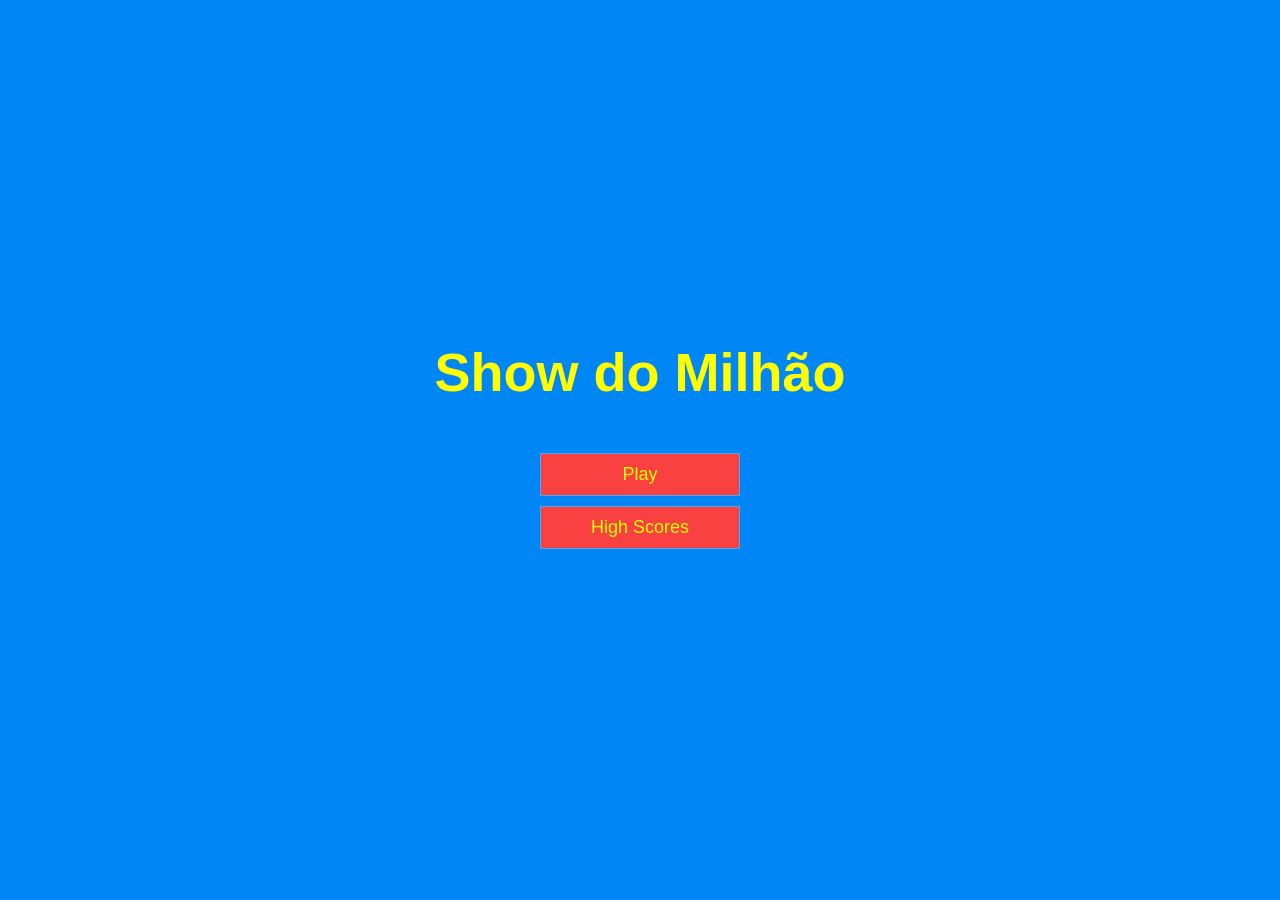
<file: demos/show-do-milhao/index.html>
<!DOCTYPE html>
<html lang="pt">

<head>
    <meta charset="UTF-8" />
    <meta name="viewport" content="width=device-width, initial-scale=1.0" />
    <meta http-equiv="X-UA-Compatible" content="ie=edge" />
    <title>Show do Milhão</title>
    <link rel="icon" type="image/svg+xml" href="icon.png">
    <link rel="stylesheet" href="style.css" />
</head>

<body>
    <div class="container">
        <div id="home" class="flex-center flex-column">
            <h1>Show do Milhão</h1>
            <a class="btn" href="game.html">Play</a>
            <a class="btn" href="highScores.html">High Scores</a>
        </div>
    </div>
    <script>

    </script>
</body>

</html>
</file>
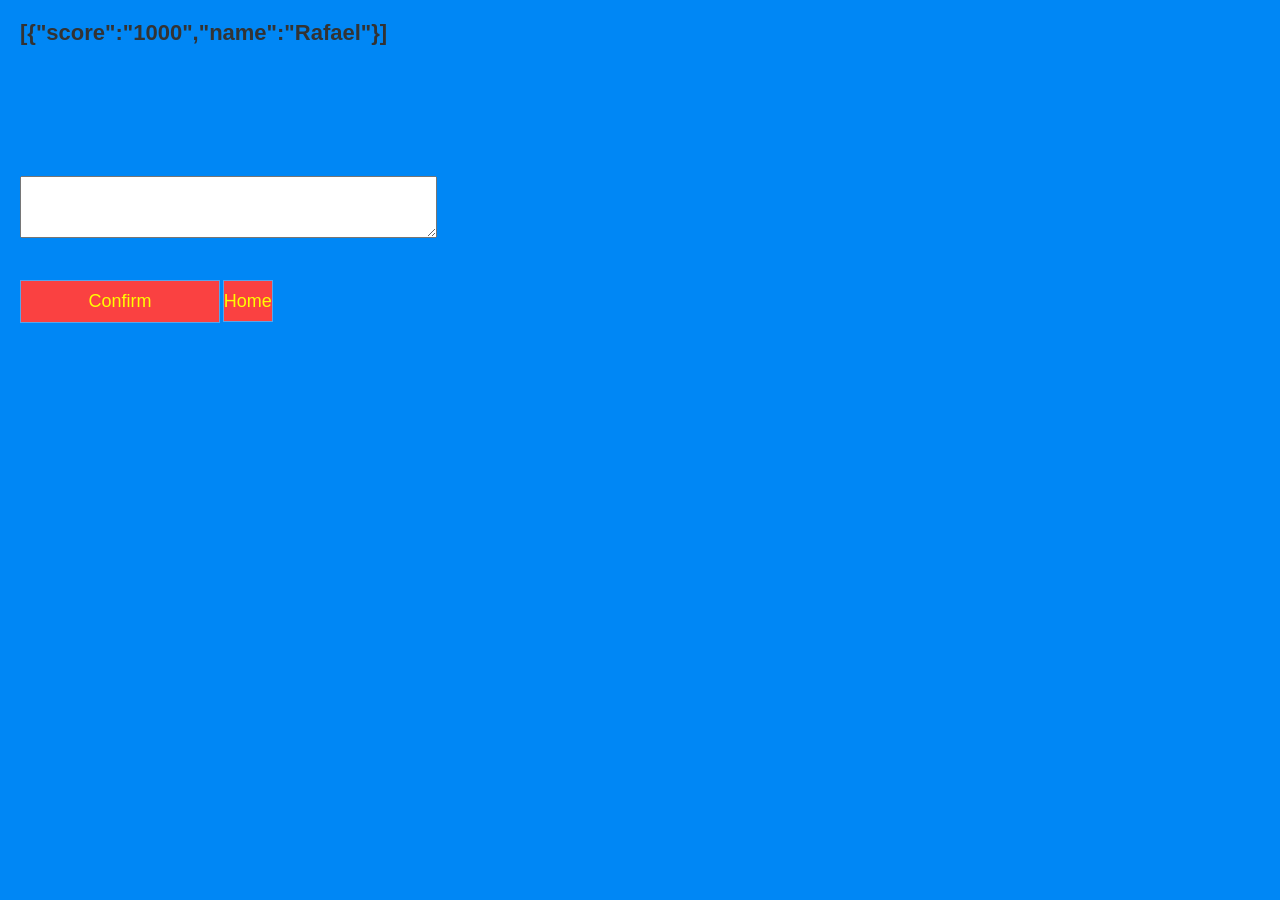
<file: demos/show-do-milhao/edit.html>
<!DOCTYPE html>
<html lang="en">

<head>
    <meta charset="UTF-8" />
    <meta name="viewport" content="width=device-width, initial-scale=1.0" />
    <meta http-equiv="X-UA-Compatible" content="ie=edge" />
    <title>Editing</title>
    <link rel="icon" type="image/svg+xml" href="icon.png">
    <link rel="stylesheet" href="style.css" />
</head>

<body>
    <div class="edit">
        <h2 id="highScoreArray"></h2>
    </div>
    <div class="edit">
        <h3 id="isSaved"></h3>
    </div>
    <div class="edit">
        <textarea id="newArray" rows="4" cols="50"></textarea>
    </div>
    <div class="edit">
        <button class="btn" id="confirmbtn" onclick="saveNewArray()">Confirm</button>
        <a class="btn" href="/">Home</a>
    </div>
    <script src="https://ajax.googleapis.com/ajax/libs/jquery/1.11.0/jquery.min.js"></script>
    <script src="edit.js"></script>
</body>

</html>
</file>
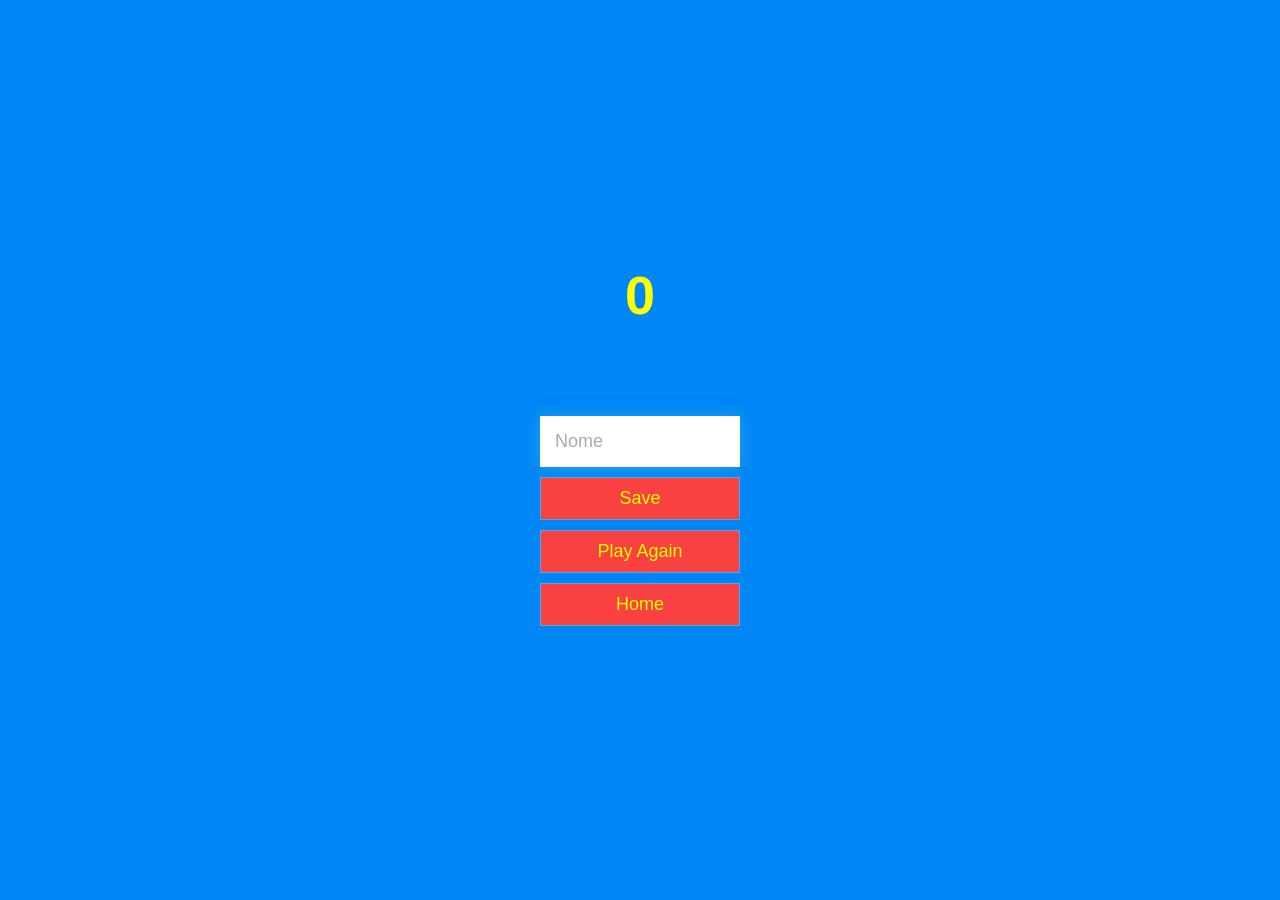
<file: demos/show-do-milhao/end.html>
<!DOCTYPE html>
<html lang="en">

<head>
    <meta charset="UTF-8" />
    <meta name="viewport" content="width=device-width, initial-scale=1.0" />
    <meta http-equiv="X-UA-Compatible" content="ie=edge" />
    <title>Congratulations!</title>
    <link rel="icon" type="image/svg+xml" href="icon.png">
    <link rel="stylesheet" href="style.css" />
</head>

<body>
    <div class="container">
        <div id="end" class="flex-center flex-column">
            <h1 id="finalScore"></h1>
            <h2 id="isSaved"></h2>
            <form>
                <input type="text" name="username" id="username" placeholder="Nome" />
                <button type="submit" class="btn" id="saveScoreBtn" onclick="saveHighScore(event)" disabled>
                    Save
                </button>
            </form>
            <a class="btn" href="game.html">Play Again</a>
            <a class="btn" href="index.html">Home</a>
        </div>
    </div>
    <script src="https://ajax.googleapis.com/ajax/libs/jquery/1.11.0/jquery.min.js"></script>
    <script src="end.js"></script>
</body>

</html>
</file>
<file: demos/datarural/datarural.css>
/* ============================================================
   DataRural — Plataforma de Datasets da UFRRJ
   Design system tokens + all page styles
   ============================================================ */

:root {
  /* shadcn semantic tokens — LIGHT */
  --background: #ffffff;
  --foreground: #14233f;
  --card: #ffffff;
  --card-foreground: #14233f;
  --popover: #ffffff;
  --popover-foreground: #14233f;
  --primary: #14387f;
  --primary-foreground: #ffffff;
  --secondary: #eef2f8;
  --secondary-foreground: #14387f;
  --muted: #f4f6fa;
  --muted-foreground: #5c6b85;
  --accent: #e8eef7;
  --accent-foreground: #14387f;
  --destructive: #bc1413;
  --destructive-foreground: #ffffff;
  --border: #e3e8f0;
  --input: #dbe2ec;
  --ring: #14387f;

  --chart-1: #14387f;
  --chart-2: #008237;
  --chart-3: #ffcc00;
  --chart-4: #ef7d00;
  --chart-5: #0095d4;

  --brand-blue: #14387f;
  --brand-green: #008237;
  --brand-yellow: #ffcc00;
  --brand-orange: #ef7d00;
  --brand-sky: #0095d4;
  --brand-lightgreen: #52ae32;
  --brand-purple: #604696;
  --brand-teal: #009a8b;
  --brand-amber: #d97706;
  --brand-rose: #e11d48;
  --brand-indigo: #4f46e5;

  --hero-bg: #f6f8fc;
  --surface-2: #f9fafd;
  --on-primary-muted: rgba(255, 255, 255, 0.72);

  --radius: 0.7rem;

  --tracking-tighter: -0.045em;
  --tracking-tight: -0.022em;
  --tracking-snug: -0.012em;
  --tracking-normal: 0em;
  --tracking-wide: 0.025em;
  --tracking-wider: 0.05em;
  --tracking-widest: 0.14em;

  --shadow-sm: 0 1px 2px rgba(20, 56, 127, 0.06);
  --shadow-md: 0 4px 16px -4px rgba(20, 56, 127, 0.12);
  --shadow-lg: 0 18px 48px -12px rgba(20, 56, 127, 0.22);
}

.dark {
  --background: #0a1830;
  --foreground: #e7eefc;
  --card: #0f2342;
  --card-foreground: #e7eefc;
  --popover: #0f2342;
  --popover-foreground: #e7eefc;
  --primary: #4a90d9;
  --primary-foreground: #ffffff;
  --secondary: #16294a;
  --secondary-foreground: #d3deef;
  --muted: #13294a;
  --muted-foreground: #93a4c4;
  --accent: #1b3258;
  --accent-foreground: #e7eefc;
  --destructive: #e5575b;
  --destructive-foreground: #ffffff;
  --border: #213a60;
  --input: #26405f;
  --ring: #4a90d9;

  --chart-1: #4a90d9;
  --chart-2: #34b46a;
  --chart-3: #ffcc00;
  --chart-4: #f59433;
  --chart-5: #38b6ec;

  --brand-blue: #4a90d9;
  --brand-green: #34b46a;
  --brand-yellow: #ffcc00;
  --brand-orange: #f59433;
  --brand-sky: #38b6ec;
  --brand-lightgreen: #6cc04a;
  --brand-purple: #8a73c4;
  --brand-teal: #2bb6a4;

  --hero-bg: #0b1d3a;
  --surface-2: #0d2140;
  --on-primary-muted: rgba(255, 255, 255, 0.72);

  --shadow-sm: 0 1px 2px rgba(0, 0, 0, 0.4);
  --shadow-md: 0 6px 20px -6px rgba(0, 0, 0, 0.55);
  --shadow-lg: 0 22px 54px -14px rgba(0, 0, 0, 0.7);
}

/* ----------------------------------------------------------- */
*, *::before, *::after { box-sizing: border-box; }
html, body {
  scroll-behavior: smooth;
  overflow-x: hidden;
  scrollbar-gutter: stable;
  max-width: 100%;
}

.dr-app {
  font-family: "Lato", system-ui, -apple-system, "Segoe UI", sans-serif;
  background: var(--background);
  color: var(--foreground);
  -webkit-font-smoothing: antialiased;
  text-rendering: optimizeLegibility;
  transition: background-color 0.3s ease, color 0.3s ease;
  min-height: 100vh;
  display: flex;
  flex-direction: column;
}

.dr-app a { color: inherit; text-decoration: none; }
.dr-app button { font-family: inherit; }
.dr-app img, .dr-app svg { display: block; }

.dr-container {
  width: 100%;
  max-width: 1240px;
  margin: 0 auto;
  padding: 0 28px;
}

/* ====================== NAVBAR ============================== */
.dr-nav {
  position: sticky;
  top: 0;
  z-index: 50;
  background: color-mix(in srgb, var(--background) 86%, transparent);
  backdrop-filter: saturate(160%) blur(12px);
  border-bottom: 1px solid var(--border);
}
.dr-nav-inner {
  height: 66px;
  display: flex;
  align-items: center;
  gap: 28px;
}
.dr-brand { display: flex; align-items: center; gap: 11px; flex-shrink: 0; }
.dr-brand-mark { width: 38px; height: 38px; }
.dr-brand-text { display: flex; flex-direction: column; line-height: 1; }
.dr-brand-name {
  font-weight: 900;
  font-size: 19px;
  letter-spacing: var(--tracking-tight);
  color: var(--foreground);
}
.dr-brand-name span { color: var(--brand-green); }
.dr-brand-sub {
  font-size: 10.5px;
  font-weight: 700;
  letter-spacing: var(--tracking-widest);
  text-transform: uppercase;
  color: var(--muted-foreground);
  margin-top: 3px;
}
.dr-nav-links { display: flex; align-items: center; gap: 4px; margin-left: 8px; }
.dr-nav-link {
  font-size: 14.5px;
  font-weight: 700;
  color: var(--muted-foreground);
  padding: 8px 13px;
  border-radius: calc(var(--radius) - 2px);
  transition: color 0.15s, background-color 0.15s;
}
.dr-nav-link:hover { color: var(--foreground); background: var(--accent); }
.dr-nav-link.active { color: var(--primary); font-weight: 800; background: var(--accent); }
.dark .dr-nav-link.active { color: var(--brand-sky); background: var(--surface-2); }
.dr-nav-right { margin-left: auto; display: flex; align-items: center; gap: 10px; }

/* ====================== BUTTONS ============================= */
.dr-btn {
  display: inline-flex;
  align-items: center;
  justify-content: center;
  gap: 8px;
  font-weight: 800;
  font-size: 14.5px;
  border-radius: calc(var(--radius) - 1px);
  border: 1px solid transparent;
  padding: 9px 17px;
  cursor: pointer;
  white-space: nowrap;
  transition: background-color 0.16s, color 0.16s, border-color 0.16s, transform 0.08s, box-shadow 0.16s;
}
.dr-btn:active { transform: translateY(1px); }
.dr-btn-primary { background: var(--primary); color: #ffffff !important; box-shadow: var(--shadow-sm); }
.dr-btn-primary, .dr-btn-primary:hover, .dr-btn-primary:visited, .dr-btn-primary:active, .dr-btn-primary:focus { color: #ffffff !important; }
.dr-btn-primary svg { color: #ffffff !important; }
.dr-btn-primary:hover { background: color-mix(in srgb, var(--primary) 88%, #000); box-shadow: var(--shadow-md); }
.dark .dr-btn-primary:hover { background: color-mix(in srgb, var(--primary) 88%, #fff); }
.dr-btn-ghost { background: transparent; color: var(--foreground); }
.dr-btn-ghost:hover { background: var(--accent); color: var(--accent-foreground); }
.dr-btn-outline { background: var(--background); color: var(--foreground); border-color: var(--input); }
.dr-btn-outline:hover { background: var(--accent); border-color: var(--ring); }
.dr-btn-yellow { background: var(--brand-yellow); color: #3a2c00; box-shadow: var(--shadow-sm); }
.dr-btn-yellow:hover { background: color-mix(in srgb, var(--brand-yellow) 88%, #000); box-shadow: var(--shadow-md); }
.dr-btn-lg { padding: 12px 24px; font-size: 15.5px; }
.dr-btn-sm { padding: 6px 12px; font-size: 13px; }
.dr-btn-icon {
  width: 40px; height: 40px; padding: 0;
  border-radius: calc(var(--radius) - 1px);
  background: transparent; color: var(--muted-foreground);
  border: 1px solid var(--border);
}
.dr-btn-icon:hover { background: var(--accent); color: var(--foreground); }

/* ====================== HERO =============================== */
.dr-hero {
  position: relative;
  overflow: hidden;
  background: var(--hero-bg);
  border-bottom: 1px solid var(--border);
}
.dr-hero-arcos {
  position: absolute;
  pointer-events: none;
  inset: 0;
  overflow: hidden;
}
.dr-hero-arcos .strand {
  position: absolute;
  height: auto;
  width: auto;
}
.dr-hero-arcos .strand-right { right: 2%; top: -40px; height: 118%; opacity: 0.9; }
.dr-hero-arcos .strand-left { display: none; }
.dark .dr-hero-arcos .strand-right { opacity: 0.62; }

.dr-hero-inner {
  position: relative;
  z-index: 1;
  padding: 76px 0 64px;
  max-width: 760px;
}
.dr-hero-eyebrow {
  display: inline-flex; align-items: center; gap: 9px;
  font-size: 13px; font-weight: 800; letter-spacing: 0.02em;
  color: var(--brand-green);
  background: color-mix(in srgb, var(--brand-green) 12%, transparent);
  padding: 6px 13px 6px 10px;
  border-radius: 999px;
  margin-bottom: 22px;
}
.dark .dr-hero-eyebrow { color: var(--brand-lightgreen); }
.dr-hero-eyebrow .dot { width: 7px; height: 7px; border-radius: 50%; background: currentColor; }
.dr-hero h1 {
  font-size: 52px;
  line-height: 1.05;
  letter-spacing: var(--tracking-tight);
  font-weight: 900;
  margin: 0 0 18px;
  color: var(--foreground);
  text-wrap: balance;
}
.dr-hero h1 .hl { color: var(--primary); }
.dark .dr-hero h1 .hl { color: var(--brand-sky); }
.dr-hero-lead {
  font-size: 18.5px;
  line-height: 1.55;
  color: var(--muted-foreground);
  max-width: 600px;
  margin: 0 0 30px;
  text-wrap: pretty;
}

/* search */
.dr-search {
  display: flex;
  align-items: center;
  gap: 10px;
  background: var(--card);
  border: 1.5px solid var(--border);
  border-radius: 14px;
  padding: 7px 7px 7px 16px;
  box-shadow: var(--shadow-md);
  max-width: 640px;
  transition: border-color 0.18s, box-shadow 0.18s;
}
.dr-search:focus-within {
  border-color: var(--ring);
  box-shadow: 0 0 0 4px color-mix(in srgb, var(--ring) 16%, transparent), var(--shadow-md);
}
.dr-search svg { flex-shrink: 0; color: var(--muted-foreground); }
.dr-search input {
  flex: 1;
  border: none;
  outline: none;
  background: transparent;
  font-size: 16px;
  font-weight: 500;
  color: var(--foreground);
  font-family: inherit;
  min-width: 0;
}
.dr-search input::placeholder { color: var(--muted-foreground); }

.dr-hero-tags { display: flex; align-items: center; flex-wrap: wrap; gap: 9px; margin-top: 20px; }
.dr-hero-tags .lbl { font-size: 13.5px; font-weight: 700; color: var(--muted-foreground); margin-right: 2px; }
.dr-chip {
  font-size: 13px; font-weight: 700;
  padding: 6px 13px;
  border-radius: 999px;
  background: var(--secondary);
  color: var(--secondary-foreground);
  border: 1px solid transparent;
  cursor: pointer;
  transition: background-color 0.15s, border-color 0.15s, color 0.15s;
}
.dr-chip:hover { border-color: var(--ring); }

/* ====================== STATS STRIP ======================== */
.dr-stats {
  display: grid;
  grid-template-columns: repeat(4, 1fr);
  gap: 1px;
  background: var(--border);
  border: 1px solid var(--border);
  border-radius: var(--radius);
  overflow: hidden;
  margin-top: 44px;
}
.dr-stat {
  background: var(--card);
  padding: 24px 24px;
  display: flex;
  flex-direction: column;
  gap: 7px;
}
.dr-stat-val {
  font-size: 34px; font-weight: 800; letter-spacing: var(--tracking-tight);
  color: var(--foreground);
  font-variant-numeric: tabular-nums lining-nums;
  display: flex; align-items: center; gap: 9px;
  line-height: 1;
}
.dr-stat-val .ic { width: 8px; height: 8px; border-radius: 50%; flex-shrink: 0; }
.dr-stat-label { font-size: 13.5px; font-weight: 700; color: var(--muted-foreground); letter-spacing: 0.005em; }

/* ====================== SECTION ============================ */
.dr-section { padding: 60px 0; }
.dr-section-head {
  display: flex;
  align-items: flex-end;
  justify-content: space-between;
  gap: 20px;
  margin-bottom: 28px;
}
.dr-section-head h2 {
  font-size: 27px; font-weight: 900; letter-spacing: var(--tracking-tight);
  margin: 0; color: var(--foreground);
}
.dr-section-head p { margin: 7px 0 0; color: var(--muted-foreground); font-size: 15px; font-weight: 500; }
.dr-link-more {
  font-size: 14.5px; font-weight: 800; color: var(--primary);
  display: inline-flex; align-items: center; gap: 6px;
  white-space: nowrap;
  transition: gap 0.15s;
}
.dark .dr-link-more { color: var(--brand-sky); }
.dr-link-more:hover { gap: 10px; }

/* ====================== CATEGORIES ========================= */
.dr-cat-grid {
  display: grid;
  grid-template-columns: repeat(5, 1fr);
  gap: 14px;
}
.dr-cat-card {
  display: flex;
  flex-direction: column;
  gap: 13px;
  padding: 18px;
  border: 1px solid var(--border);
  border-radius: var(--radius);
  background: var(--card);
  cursor: pointer;
  text-align: left;
  transition: border-color 0.16s, box-shadow 0.16s, transform 0.16s;
}
.dr-cat-card:hover { border-color: var(--ring); box-shadow: var(--shadow-md); transform: translateY(-2px); }
.dr-cat-card.active { border-color: var(--primary); box-shadow: 0 0 0 1px var(--primary); }
.dr-cat-ic {
  width: 42px; height: 42px; border-radius: 11px;
  display: flex; align-items: center; justify-content: center;
  color: #fff;
}
.dr-cat-name { display: block; font-size: 15px; font-weight: 800; color: var(--foreground); line-height: 1.2; }
.dr-cat-count { display: block; font-size: 12.5px; font-weight: 700; color: var(--muted-foreground); margin-top: 4px; }

/* ====================== TABS =============================== */
.dr-tabs { display: inline-flex; gap: 4px; padding: 4px; background: var(--muted); border-radius: calc(var(--radius) - 1px); }
.dr-tab {
  border: none; background: transparent; cursor: pointer;
  font-size: 14px; font-weight: 800; color: var(--muted-foreground);
  padding: 8px 16px; border-radius: calc(var(--radius) - 4px);
  transition: background-color 0.15s, color 0.15s;
}
.dr-tab:hover { color: var(--foreground); }
.dr-tab.active { background: var(--card); color: var(--primary); box-shadow: var(--shadow-sm); }
.dark .dr-tab.active { color: var(--foreground); }

/* ====================== DATASET CARDS ====================== */
.dr-ds-grid {
  display: grid;
  grid-template-columns: repeat(3, 1fr);
  gap: 18px;
}
.dr-ds-card {
  display: flex;
  flex-direction: column;
  border: 1px solid var(--border);
  border-radius: var(--radius);
  background: var(--card);
  overflow: hidden;
  cursor: pointer;
  transition: border-color 0.16s, box-shadow 0.16s, transform 0.16s;
}
.dr-ds-card:hover { border-color: var(--ring); box-shadow: var(--shadow-lg); transform: translateY(-3px); }
.dr-ds-top {
  height: 96px;
  position: relative;
  overflow: hidden;
  border-bottom: 1px solid var(--border);
  display: flex; align-items: center; justify-content: center;
}
.dr-ds-top svg { position: absolute; inset: 0; width: 100%; height: 100%; }
.dr-ds-format {
  position: absolute; top: 12px; left: 14px;
  font-size: 11px; font-weight: 900; letter-spacing: 0.04em;
  padding: 4px 9px; border-radius: 6px;
  background: var(--card); color: var(--foreground);
  border: 1px solid var(--border);
  display: flex; align-items: center; gap: 5px;
}
.dr-ds-format .sq { width: 8px; height: 8px; border-radius: 2px; }
.dr-ds-body { padding: 16px 18px 14px; display: flex; flex-direction: column; flex: 1; }
.dr-ds-unit {
  font-size: 12px; font-weight: 800; letter-spacing: 0.01em;
  color: var(--brand-green); margin-bottom: 7px;
  display: flex; align-items: center; gap: 6px;
}
.dark .dr-ds-unit { color: var(--brand-lightgreen); }
.dr-ds-title {
  font-size: 16.5px; font-weight: 800; line-height: 1.28;
  color: var(--foreground); margin: 0 0 8px;
  letter-spacing: var(--tracking-snug);
}
.dr-ds-desc {
  font-size: 13.5px; line-height: 1.5; color: var(--muted-foreground);
  margin: 0 0 14px;
  display: -webkit-box; -webkit-line-clamp: 2; -webkit-box-orient: vertical; overflow: hidden;
}
.dr-ds-tags { display: flex; flex-wrap: wrap; gap: 6px; margin-bottom: 14px; }
.dr-ds-tag {
  font-size: 11.5px; font-weight: 700; padding: 3px 9px; border-radius: 999px;
  background: var(--secondary); color: var(--secondary-foreground);
}
.dr-ds-meta {
  margin-top: auto;
  display: flex; align-items: center; gap: 14px;
  padding-top: 13px; border-top: 1px solid var(--border);
  font-size: 12.5px; font-weight: 700; color: var(--muted-foreground);
}
.dr-ds-meta .m { display: inline-flex; align-items: center; gap: 5px; }
.dr-card-like-btn {
  display: inline-flex; align-items: center; gap: 5px;
  background: transparent; border: none; padding: 2px 6px;
  border-radius: 6px; cursor: pointer;
  font-size: 12.5px; font-weight: 700; color: var(--muted-foreground);
  transition: background-color 0.15s, color 0.15s, transform 0.12s;
  margin: -2px -4px;
}
.dr-card-like-btn:hover {
  background: color-mix(in srgb, var(--destructive) 10%, transparent);
  color: var(--destructive);
  transform: scale(1.06);
}
.dr-card-like-btn.liked {
  color: #e11d48;
}
.dr-card-like-btn.liked svg {
  fill: #e11d48;
  color: #e11d48;
}
.dr-ds-meta .spacer { flex: 1; }
.dr-ds-license {
  font-size: 11px; font-weight: 800; color: var(--muted-foreground);
  border: 1px solid var(--border); padding: 2px 7px; border-radius: 5px;
}
.dr-usability {
  display: inline-flex; align-items: center; gap: 5px;
  font-size: 12px; font-weight: 800; color: var(--brand-green);
}
.dark .dr-usability { color: var(--brand-lightgreen); }

.dr-no-results {
  grid-column: 1 / -1;
  text-align: center; padding: 56px 20px;
  color: var(--muted-foreground);
}
.dr-no-results strong { color: var(--foreground); font-size: 17px; display: block; margin-bottom: 6px; }

/* ====================== CTA =============================== */
.dr-cta {
  position: relative;
  overflow: hidden;
  border-radius: 20px;
  background: var(--primary);
  color: #fff;
  padding: 52px 56px;
  display: flex;
  align-items: center;
  justify-content: space-between;
  gap: 40px;
}
.dark .dr-cta { background: #102a52; border: 1px solid var(--border); }
.dr-cta-arcos { position: absolute; inset: 0; pointer-events: none; opacity: 0.55; overflow: hidden; }
.dr-cta-arcos svg { position: absolute; right: 4%; top: -30%; height: 175%; width: auto; }
.dr-cta-content { position: relative; z-index: 1; max-width: 560px; }
.dr-cta h2 { font-size: 30px; font-weight: 900; letter-spacing: var(--tracking-tight); margin: 0 0 12px; line-height: 1.12; }
.dr-cta p { font-size: 16px; line-height: 1.55; color: var(--on-primary-muted); margin: 0 0 0; }
.dr-cta-steps { display: flex; gap: 26px; margin-top: 22px; }
.dr-cta-step { display: flex; align-items: flex-start; gap: 10px; }
.dr-cta-step .n {
  width: 26px; height: 26px; flex-shrink: 0; border-radius: 7px;
  background: rgba(255,255,255,0.16); color: #fff;
  display: flex; align-items: center; justify-content: center;
  font-size: 13px; font-weight: 900;
}
.dr-cta-step .t { font-size: 13.5px; font-weight: 700; line-height: 1.35; color: rgba(255,255,255,0.92); padding-top: 3px; }
.dr-cta-actions { position: relative; z-index: 1; display: flex; flex-direction: column; gap: 12px; flex-shrink: 0; }

/* ====================== FOOTER ============================= */
.dr-footer {
  margin-top: auto;
  background: var(--surface-2);
  border-top: 1px solid var(--border);
  padding: 52px 0 30px;
}
.dr-footer-grid {
  display: grid;
  grid-template-columns: 1.6fr 1fr 1fr 1fr;
  gap: 40px;
}
.dr-footer-brand .dr-brand { margin-bottom: 16px; }
.dr-footer-about { font-size: 14px; line-height: 1.6; color: var(--muted-foreground); max-width: 320px; }
.dr-footer-addr { font-size: 13px; line-height: 1.6; color: var(--muted-foreground); margin-top: 16px; }
.dr-footer-col h4 {
  font-size: 12px; font-weight: 900; text-transform: uppercase; letter-spacing: var(--tracking-widest);
  color: var(--foreground); margin: 0 0 16px;
}
.dr-footer-col a {
  display: block; font-size: 14px; font-weight: 600; color: var(--muted-foreground);
  padding: 6px 0; transition: color 0.15s;
}
.dr-footer-col a:hover { color: var(--primary); }
.dark .dr-footer-col a:hover { color: var(--brand-sky); }
.dr-footer-bar {
  margin-top: 40px; padding-top: 24px; border-top: 1px solid var(--border);
  display: flex; align-items: center; justify-content: space-between; gap: 20px;
  font-size: 13px; font-weight: 600; color: var(--muted-foreground);
}
.dr-footer-bar .colors { display: flex; gap: 5px; }
.dr-footer-bar .colors i { width: 22px; height: 5px; border-radius: 3px; }

/* ====================== DETAIL: HEADER ===================== */
.dr-ds-header {
  position: relative;
  overflow: visible;
  z-index: 45;
  background: var(--hero-bg);
  border-bottom: 1px solid var(--border);
}
.dr-ds-header-arcos {
  position: absolute; inset: 0; pointer-events: none; overflow: hidden;
}
.dr-ds-header-arcos svg { position: absolute; right: -1%; top: -46px; height: 150%; width: auto; opacity: 0.5; }
.dark .dr-ds-header-arcos svg { opacity: 0.32; }
.dr-ds-header-inner { position: relative; z-index: 1; padding-top: 26px; padding-bottom: 28px; }

.dr-breadcrumb {
  display: flex; align-items: center; gap: 7px; flex-wrap: wrap;
  font-size: 13px; font-weight: 700; color: var(--muted-foreground);
  margin-bottom: 18px;
}
.dr-breadcrumb a { transition: color 0.15s; }
.dr-breadcrumb a:hover { color: var(--primary); }
.dark .dr-breadcrumb a:hover { color: var(--brand-sky); }
.dr-breadcrumb .sep { opacity: 0.5; display: inline-flex; }
.dr-breadcrumb .here { color: var(--foreground); }

.dr-ds-head-top { display: flex; align-items: flex-start; gap: 28px; }
.dr-ds-head-main { flex: 1; min-width: 0; }
.dr-ds-head-unit {
  display: inline-flex; align-items: center; gap: 9px;
  font-size: 13.5px; font-weight: 800; color: var(--brand-sky);
  margin-bottom: 12px;
}
.dark .dr-ds-head-unit { color: var(--brand-sky); }
.dr-ds-head-unit .av {
  width: 26px; height: 26px; border-radius: 7px; flex-shrink: 0;
  display: flex; align-items: center; justify-content: center;
  color: #fff; font-size: 11px; font-weight: 900; letter-spacing: 0.02em;
}
.dr-ds-head-main h1 {
  font-size: 35px; line-height: 1.1; font-weight: 900;
  letter-spacing: var(--tracking-tight);
  margin: 0 0 16px; color: var(--foreground); text-wrap: balance; max-width: 820px;
}
.dr-ds-head-metarow {
  display: flex; align-items: center; flex-wrap: wrap; gap: 8px 18px;
  font-size: 13.5px; font-weight: 700; color: var(--muted-foreground);
}
.dr-ds-head-metarow .mi { display: inline-flex; align-items: center; gap: 6px; }
.dr-ds-head-metarow .mi b { color: var(--foreground); font-weight: 800; }
.dr-ds-head-metarow .usab { color: var(--brand-green); }
.dark .dr-ds-head-metarow .usab { color: var(--brand-lightgreen); }
.dr-ds-head-metarow .vsep { width: 1px; height: 14px; background: var(--border); }

/* actions */
.dr-ds-head-actions { display: flex; flex-direction: column; align-items: stretch; gap: 10px; flex-shrink: 0; width: 340px; }
.dr-ds-action-row { display: flex; gap: 8px; }
.dr-ds-action-row .dr-btn { flex: 1; }
.dr-btn-count {
  display: inline-flex; align-items: center; gap: 7px;
  padding: 9px 14px; border-radius: calc(var(--radius) - 1px);
  border: 1px solid var(--input); background: var(--card); cursor: pointer;
  font-weight: 800; font-size: 13.5px; color: var(--foreground);
  transition: background-color 0.15s, border-color 0.15s, color 0.15s;
}
.dr-btn-count:hover { background: var(--accent); border-color: var(--ring); }
.dr-btn-count .n { font-variant-numeric: tabular-nums; }
.dr-btn-count.on { color: var(--destructive); border-color: color-mix(in srgb, var(--destructive) 40%, var(--input)); }
.dr-btn-count.on .ic { color: var(--destructive); }
.dr-ds-dl-hint { font-size: 11.5px; font-weight: 700; color: var(--muted-foreground); text-align: center; }

/* Share dropdown menu */
.dr-share-menu {
  position: absolute; top: calc(100% + 6px); right: 0; z-index: 100;
  min-width: 200px; background: var(--card); border: 1px solid var(--border);
  border-radius: 10px; box-shadow: 0 8px 24px rgba(0,0,0,0.12);
  padding: 4px 0; animation: drShareFadeIn 0.15s ease;
}
.dr-share-menu-header {
  padding: 8px 14px 6px; font-size: 12px; font-weight: 800;
  color: var(--muted-foreground); border-bottom: 1px solid var(--border);
  margin-bottom: 2px; letter-spacing: 0.02em;
}
.dr-share-menu-item {
  display: flex; align-items: center; gap: 10px; width: 100%;
  padding: 8px 14px; font-size: 13.5px; font-weight: 600;
  color: var(--foreground); background: none; border: none;
  cursor: pointer; text-align: left; transition: background 0.1s;
}
.dr-share-menu-item:hover { background: var(--secondary); }
.dr-share-menu-item svg { flex-shrink: 0; color: var(--muted-foreground); }
.dr-share-menu-sep { height: 1px; background: var(--border); margin: 2px 0; }
@keyframes drShareFadeIn { from { opacity: 0; transform: translateY(-4px); } to { opacity: 1; transform: translateY(0); } }

/* ====================== DETAIL: TABS ======================= */
.dr-ds-tabbar {
  position: sticky; top: 66px; z-index: 40;
  background: color-mix(in srgb, var(--background) 88%, transparent);
  backdrop-filter: saturate(160%) blur(12px);
  border-bottom: 1px solid var(--border);
}
.dr-ds-tabbar-inner { display: flex; align-items: center; gap: 2px; height: 52px; overflow-x: auto; }
.dr-ds-tab {
  position: relative; border: none; background: transparent; cursor: pointer;
  font-size: 14.5px; font-weight: 800; color: var(--muted-foreground);
  padding: 8px 15px; border-radius: calc(var(--radius) - 3px);
  display: inline-flex; align-items: center; gap: 8px; white-space: nowrap;
  transition: color 0.15s, background-color 0.15s;
}
.dr-ds-tab .badge {
  font-size: 11px; font-weight: 800; padding: 1px 7px; border-radius: 999px;
  background: var(--secondary); color: var(--secondary-foreground);
}
.dr-ds-tab:hover { color: var(--foreground); background: var(--accent); }
.dr-ds-tab.active { color: var(--primary); }
.dark .dr-ds-tab.active { color: var(--brand-sky); }
.dr-ds-tab.active::after {
  content: ""; position: absolute; left: 12px; right: 12px; bottom: -1px; height: 2.5px;
  background: var(--primary); border-radius: 2px;
}
.dark .dr-ds-tab.active::after { background: var(--brand-sky); }

/* ====================== DETAIL: LAYOUT ===================== */
.dr-ds-page { padding: 30px 0 64px; }
.dr-ds-layout { display: grid; grid-template-columns: minmax(0,1fr) 320px; gap: 34px; align-items: start; }
.dr-ds-main { min-width: 0; }
.dr-ds-rail { position: sticky; top: 134px; display: flex; flex-direction: column; gap: 16px; }

/* panels */
.dr-panel {
  border: 1px solid var(--border); border-radius: var(--radius);
  background: var(--card); overflow: hidden;
}
.dr-panel + .dr-panel { margin-top: 22px; }
.dr-panel-head {
  display: flex; align-items: center; gap: 10px;
  padding: 15px 20px; border-bottom: 1px solid var(--border);
}
.dr-panel-head h3 {
  margin: 0; font-size: 16px; font-weight: 900; letter-spacing: var(--tracking-snug);
  color: var(--foreground); display: flex; align-items: center; gap: 9px;
}
.dr-panel-head .ic { color: var(--brand-sky); }
.dr-panel-head .right { margin-left: auto; display: flex; align-items: center; gap: 8px; }
.dr-panel-body { padding: 20px; }

/* prose */
.dr-prose { font-size: 15px; line-height: 1.68; color: var(--foreground); }
.dr-prose p { margin: 0 0 14px; color: color-mix(in srgb, var(--foreground) 86%, var(--muted-foreground)); text-wrap: pretty; }
.dr-prose p:last-child { margin-bottom: 0; }
.dr-prose h1 {
  font-size: 24px; font-weight: 800; margin: 28px 0 14px; color: var(--foreground);
  letter-spacing: var(--tracking-snug);
}
.dr-prose h2 {
  font-size: 20px; font-weight: 750; margin: 26px 0 12px; color: var(--foreground);
  letter-spacing: var(--tracking-snug);
  border-bottom: 1px solid var(--border);
  padding-bottom: 6px;
}
.dr-prose h3 {
  font-size: 17px; font-weight: 700; margin: 24px 0 10px; color: var(--foreground);
  letter-spacing: var(--tracking-snug);
}
.dr-prose h4 {
  font-size: 15px; font-weight: 700; margin: 22px 0 9px; color: var(--foreground);
  letter-spacing: var(--tracking-snug);
}
.dr-prose h5, .dr-prose h6 {
  font-size: 14px; font-weight: 700; margin: 20px 0 8px; color: var(--foreground);
  letter-spacing: var(--tracking-snug);
}
.dr-prose ul { margin: 0 0 14px; padding-left: 4px; list-style: none; display: flex; flex-direction: column; gap: 8px; }
.dr-prose ol { margin: 0 0 14px; padding-left: 20px; display: flex; flex-direction: column; gap: 8px; list-style-type: decimal; }
.dr-prose li { position: relative; color: color-mix(in srgb, var(--foreground) 86%, var(--muted-foreground)); }
.dr-prose ul li { padding-left: 22px; }
.dr-prose ol li { padding-left: 4px; }
.dr-prose ul li::before {
  content: ""; position: absolute; left: 4px; top: 9px; width: 7px; height: 7px;
  border-radius: 2px; background: var(--brand-sky);
}
.dr-prose code {
  font-family: "SFMono-Regular", ui-monospace, "Menlo", monospace;
  font-size: 12.8px; background: var(--muted); color: var(--primary);
  padding: 1.5px 6px; border-radius: 5px; font-weight: 600;
}
.dark .dr-prose code { color: var(--brand-sky); }

/* quality */
.dr-quality { display: flex; flex-direction: column; gap: 16px; }
.dr-quality-top { display: flex; align-items: center; gap: 18px; }
.dr-quality-score {
  flex-shrink: 0; width: 92px; height: 92px; border-radius: 18px;
  display: flex; flex-direction: column; align-items: center; justify-content: center;
  background: color-mix(in srgb, var(--brand-green) 12%, var(--card));
  border: 1px solid color-mix(in srgb, var(--brand-green) 30%, transparent);
}
.dr-quality-score .v { font-size: 32px; font-weight: 900; color: var(--brand-green); line-height: 1; letter-spacing: -0.02em; }
.dark .dr-quality-score .v { color: var(--brand-lightgreen); }
.dr-quality-score .l { font-size: 11px; font-weight: 800; color: var(--muted-foreground); margin-top: 4px; text-transform: uppercase; letter-spacing: 0.08em; }
.dr-quality-top .lead { font-size: 14px; line-height: 1.55; color: var(--muted-foreground); }
.dr-quality-top .lead b { color: var(--foreground); font-weight: 800; }
.dr-quality-list { display: flex; flex-direction: column; gap: 12px; }
.dr-quality-item { display: flex; align-items: flex-start; gap: 12px; }
.dr-quality-item .chk {
  width: 22px; height: 22px; border-radius: 7px; flex-shrink: 0; margin-top: 1px;
  display: flex; align-items: center; justify-content: center; color: #fff;
}
.dr-quality-item .qt { display: block; font-size: 14px; font-weight: 800; color: var(--foreground); }
.dr-quality-item .qd { display: block; font-size: 13px; line-height: 1.45; color: var(--muted-foreground); margin-top: 2px; }
.dr-quality-item .pct { margin-left: auto; font-size: 13px; font-weight: 900; color: var(--muted-foreground); font-variant-numeric: tabular-nums; }

/* column dictionary */
.dr-coldict { display: flex; flex-direction: column; }
.dr-coldict-row {
  display: grid; grid-template-columns: 200px 1fr 130px; gap: 18px; align-items: center;
  padding: 14px 20px; border-top: 1px solid var(--border);
  transition: background-color 0.14s;
}
.dr-coldict-row:first-child { border-top: none; }
.dr-coldict-row:hover { background: var(--surface-2); }
.dr-col-name { display: flex; align-items: center; gap: 9px; min-width: 0; }
.dr-col-name .tic {
  width: 28px; height: 28px; border-radius: 8px; flex-shrink: 0;
  display: flex; align-items: center; justify-content: center;
  background: color-mix(in srgb, var(--brand-sky) 14%, transparent); color: var(--brand-sky);
}
.dr-col-name .nm {
  font-family: "SFMono-Regular", ui-monospace, monospace;
  font-size: 13px; font-weight: 700; color: var(--foreground);
  overflow: hidden; text-overflow: ellipsis; white-space: nowrap;
}
.dr-col-name .ty { font-size: 11px; font-weight: 800; color: var(--muted-foreground); text-transform: uppercase; letter-spacing: 0.04em; }
.dr-col-desc { font-size: 13.5px; line-height: 1.45; color: var(--muted-foreground); }
.dr-col-stats { display: flex; flex-direction: column; gap: 5px; }
.dr-col-bars { display: flex; align-items: flex-end; gap: 2px; height: 34px; }
.dr-col-bars i {
  flex: 1; min-width: 0; border-radius: 1.5px 1.5px 0 0;
  background: color-mix(in srgb, var(--brand-sky) 55%, transparent);
}
.dr-col-stats .meta { font-size: 11px; font-weight: 700; color: var(--muted-foreground); font-variant-numeric: tabular-nums; display: flex; gap: 8px; }
.dr-col-stats .meta .ok { color: var(--brand-green); }
.dark .dr-col-stats .meta .ok { color: var(--brand-lightgreen); }

/* viewer */
.dr-viewer { border: 1px solid var(--border); border-radius: var(--radius); background: var(--card); overflow: hidden; }
.dr-viewer-toolbar {
  display: flex; align-items: center; gap: 12px; flex-wrap: wrap;
  padding: 12px 16px; border-bottom: 1px solid var(--border); background: var(--surface-2);
}
.dr-file-select {
  display: inline-flex; align-items: center; gap: 9px;
  padding: 7px 12px; border-radius: calc(var(--radius) - 2px);
  border: 1px solid var(--input); background: var(--card);
  font-size: 13.5px; font-weight: 800; color: var(--foreground); cursor: pointer;
}
.dr-file-select:hover { border-color: var(--ring); }
.dr-file-select .ic { color: var(--brand-sky); }
.dr-file-select .sz { font-weight: 700; color: var(--muted-foreground); }
.dr-viewer-toolbar .vt-info { font-size: 13px; font-weight: 700; color: var(--muted-foreground); }
.dr-viewer-toolbar .vt-info b { color: var(--foreground); font-weight: 800; }
.dr-viewer-toolbar .spacer { flex: 1; }
.dr-viewer-toggle { display: inline-flex; gap: 3px; padding: 3px; background: var(--muted); border-radius: calc(var(--radius) - 2px); }
.dr-viewer-toggle button {
  border: none; background: transparent; cursor: pointer; font-size: 12.5px; font-weight: 800;
  color: var(--muted-foreground); padding: 6px 11px; border-radius: calc(var(--radius) - 5px);
  display: inline-flex; align-items: center; gap: 6px; transition: background-color 0.14s, color 0.14s;
}
.dr-viewer-toggle button.on { background: var(--card); color: var(--primary); box-shadow: var(--shadow-sm); }
.dark .dr-viewer-toggle button.on { color: var(--foreground); }

/* data table */
.dr-tbl-wrap { overflow-x: auto; }
table.dr-tbl { width: 100%; border-collapse: collapse; font-variant-numeric: tabular-nums; }
table.dr-tbl th, table.dr-tbl td { text-align: left; white-space: nowrap; }
table.dr-tbl thead th {
  vertical-align: bottom; padding: 0; border-bottom: 1px solid var(--border);
  background: var(--card); position: sticky; top: 0;
}
.dr-colhead {
  padding: 11px 16px 10px; cursor: pointer; min-width: 132px;
  transition: background-color 0.14s;
}
.dr-colhead:hover { background: var(--surface-2); }
.dr-colhead.idxh { min-width: 52px; cursor: default; }
.dr-colhead.idxh:hover { background: var(--card); }
.dr-colhead-top { display: flex; align-items: center; gap: 7px; }
.dr-colhead-top .nm {
  font-family: "SFMono-Regular", ui-monospace, monospace;
  font-size: 12.5px; font-weight: 700; color: var(--foreground);
}
.dr-colhead-top .un { font-size: 11px; font-weight: 700; color: var(--muted-foreground); }
.dr-colhead-top .srt { margin-left: auto; color: var(--muted-foreground); opacity: 0; transition: opacity 0.14s; }
.dr-colhead:hover .srt { opacity: 0.6; }
.dr-colhead.sorted .srt { opacity: 1; color: var(--brand-sky); }
.dr-colhead-ty { font-size: 10px; font-weight: 800; color: var(--muted-foreground); text-transform: uppercase; letter-spacing: 0.05em; margin: 3px 0 7px; }
.dr-minihist { display: flex; align-items: flex-end; gap: 1.5px; height: 26px; }
.dr-minihist i { flex: 1; border-radius: 1px 1px 0 0; background: color-mix(in srgb, var(--brand-sky) 42%, transparent); transition: background-color 0.14s; }
.dr-colhead:hover .dr-minihist i, .dr-colhead.sorted .dr-minihist i { background: color-mix(in srgb, var(--brand-sky) 70%, transparent); }

table.dr-tbl tbody td {
  padding: 9px 16px; font-size: 13px; color: var(--foreground);
  border-bottom: 1px solid var(--border); border-top: none;
}
table.dr-tbl tbody tr:hover td { background: var(--surface-2); }
table.dr-tbl td.idx { color: var(--muted-foreground); font-weight: 700; font-size: 12px; }
table.dr-tbl td.dt { color: var(--muted-foreground); font-family: "SFMono-Regular", ui-monospace, monospace; font-size: 12px; }
table.dr-tbl td.num { font-weight: 600; }
table.dr-tbl td.col-hot { background: color-mix(in srgb, var(--brand-sky) 7%, transparent); }
table.dr-tbl thead th.col-hot .dr-colhead { background: color-mix(in srgb, var(--brand-sky) 9%, transparent); }

.dr-viewer-foot {
  display: flex; align-items: center; gap: 14px;
  padding: 11px 16px; border-top: 1px solid var(--border); background: var(--surface-2);
  font-size: 13px; font-weight: 700; color: var(--muted-foreground);
}
.dr-viewer-foot .spacer { flex: 1; }
.dr-pager { display: inline-flex; align-items: center; gap: 4px; }
.dr-pager button {
  width: 32px; height: 32px; border-radius: 8px; border: 1px solid var(--input);
  background: var(--card); color: var(--foreground); cursor: pointer;
  display: inline-flex; align-items: center; justify-content: center;
  transition: background-color 0.14s, border-color 0.14s;
}
.dr-pager button:hover:not(:disabled) { background: var(--accent); border-color: var(--ring); }
.dr-pager button:disabled { opacity: 0.4; cursor: default; }
.dr-pager .pg { padding: 0 10px; font-variant-numeric: tabular-nums; }

/* files & versions */
.dr-filelist { display: flex; flex-direction: column; }
.dr-filerow {
  display: flex; align-items: center; gap: 14px;
  padding: 14px 20px; border-top: 1px solid var(--border);
}
.dr-filerow:first-child { border-top: none; }
.dr-file-ic {
  width: 40px; height: 40px; border-radius: 10px; flex-shrink: 0;
  display: flex; align-items: center; justify-content: center;
  background: color-mix(in srgb, var(--brand-sky) 13%, transparent); color: var(--brand-sky);
}
.dr-file-meta { min-width: 0; flex: 1; }
.dr-file-meta .fn { font-size: 14px; font-weight: 800; color: var(--foreground); font-family: "SFMono-Regular", ui-monospace, monospace; }
.dr-file-meta .fd { font-size: 12.5px; font-weight: 700; color: var(--muted-foreground); margin-top: 3px; display: flex; gap: 12px; }
.dr-file-badge { font-size: 10.5px; font-weight: 900; letter-spacing: 0.04em; padding: 3px 8px; border-radius: 6px; background: var(--secondary); color: var(--secondary-foreground); }
.dr-file-badge.prim { background: color-mix(in srgb, var(--brand-green) 16%, transparent); color: var(--brand-green); }
.dark .dr-file-badge.prim { color: var(--brand-lightgreen); }

.dr-timeline { display: flex; flex-direction: column; }
.dr-tl-item { display: grid; grid-template-columns: 22px 1fr; gap: 14px; padding-bottom: 4px; }
.dr-tl-rail { display: flex; flex-direction: column; align-items: center; }
.dr-tl-dot { width: 13px; height: 13px; border-radius: 50%; border: 2.5px solid var(--border); background: var(--card); margin-top: 4px; }
.dr-tl-item.cur .dr-tl-dot { border-color: var(--brand-green); background: var(--brand-green); box-shadow: 0 0 0 4px color-mix(in srgb, var(--brand-green) 18%, transparent); }
.dr-tl-line { flex: 1; width: 2px; background: var(--border); margin: 4px 0; }
.dr-tl-item:last-child .dr-tl-line { display: none; }
.dr-tl-body { padding-bottom: 20px; }
.dr-tl-head { display: flex; align-items: center; gap: 9px; margin-bottom: 4px; }
.dr-tl-v { font-size: 14px; font-weight: 900; color: var(--foreground); }
.dr-tl-cur-badge { font-size: 10px; font-weight: 900; padding: 2px 7px; border-radius: 999px; background: color-mix(in srgb, var(--brand-green) 16%, transparent); color: var(--brand-green); letter-spacing: 0.03em; }
.dark .dr-tl-cur-badge { color: var(--brand-lightgreen); }
.dr-tl-date { font-size: 12px; font-weight: 700; color: var(--muted-foreground); }
.dr-tl-note { font-size: 13.5px; line-height: 1.5; color: var(--muted-foreground); }

/* notebooks */
.dr-codeblock { position: relative; background: #0b1d3a; border-radius: var(--radius); overflow: hidden; border: 1px solid var(--border); }
.dark .dr-codeblock { background: #06152e; }
.dr-codeblock-head {
  display: flex; align-items: center; gap: 8px; padding: 10px 14px;
  border-bottom: 1px solid rgba(255,255,255,0.1); background: rgba(255,255,255,0.03);
}
.dr-codeblock-head .dots { display: flex; gap: 6px; }
.dr-codeblock-head .dots i { width: 11px; height: 11px; border-radius: 50%; }
.dr-codeblock-head .fn { font-size: 12px; font-weight: 700; color: rgba(255,255,255,0.66); font-family: ui-monospace, monospace; margin-left: 4px; }
.dr-codeblock-head .copy {
  margin-left: auto; display: inline-flex; align-items: center; gap: 6px;
  font-size: 12px; font-weight: 800; color: rgba(255,255,255,0.8);
  background: rgba(255,255,255,0.08); border: 1px solid rgba(255,255,255,0.12);
  padding: 5px 11px; border-radius: 7px; cursor: pointer; transition: background-color 0.14s;
}
.dr-codeblock-head .copy:hover { background: rgba(255,255,255,0.16); }
.dr-codeblock pre {
  margin: 0; padding: 16px 18px; overflow-x: auto;
  font-family: "SFMono-Regular", ui-monospace, "Menlo", monospace;
  font-size: 13px; line-height: 1.7; color: #cfe0ff;
}
.dr-codeblock .tk-kw { color: #7cc4ff; }
.dr-codeblock .tk-fn { color: #ffd479; }
.dr-codeblock .tk-str { color: #8ce0a8; }
.dr-codeblock .tk-com { color: #6580a8; font-style: italic; }

.dr-nb-grid { display: grid; grid-template-columns: 1fr 1fr; gap: 14px; }
.dr-nb-card {
  display: flex; flex-direction: column; gap: 12px; padding: 16px;
  border: 1px solid var(--border); border-radius: var(--radius); background: var(--card);
  cursor: pointer; transition: border-color 0.15s, box-shadow 0.15s, transform 0.15s;
}
.dr-nb-card:hover { border-color: var(--ring); box-shadow: var(--shadow-md); transform: translateY(-2px); }
.dr-nb-card .nb-ic { width: 36px; height: 36px; border-radius: 9px; display: flex; align-items: center; justify-content: center; color: #fff; }
.dr-nb-card .nb-title { font-size: 14.5px; font-weight: 800; line-height: 1.32; color: var(--foreground); letter-spacing: var(--tracking-snug); }
.dr-nb-card .nb-meta { margin-top: auto; display: flex; align-items: center; gap: 12px; font-size: 12px; font-weight: 700; color: var(--muted-foreground); }
.dr-nb-card .nb-meta .lang { display: inline-flex; align-items: center; gap: 5px; }
.dr-nb-card .nb-meta .lang i { width: 8px; height: 8px; border-radius: 50%; }

/* discussion */
.dr-thread { display: flex; align-items: flex-start; gap: 14px; padding: 16px 20px; border-top: 1px solid var(--border); transition: background-color 0.14s; cursor: pointer; }
.dr-thread:first-child { border-top: none; }
.dr-thread:hover { background: var(--surface-2); }
.dr-thread-votes {
  display: flex; flex-direction: column; align-items: center; gap: 2px; flex-shrink: 0;
  width: 46px; padding: 7px 0; border: 1px solid var(--border); border-radius: 9px; background: var(--card);
}
.dr-thread-votes .ic { color: var(--muted-foreground); }
.dr-thread-votes .n { font-size: 14px; font-weight: 900; color: var(--foreground); font-variant-numeric: tabular-nums; }
.dr-thread-main { min-width: 0; flex: 1; }
.dr-thread-title { display: flex; align-items: center; gap: 9px; font-size: 15px; font-weight: 800; color: var(--foreground); margin-bottom: 6px; }
.dr-thread-title .pin { color: var(--brand-orange); flex-shrink: 0; }
.dr-thread-meta { display: flex; align-items: center; flex-wrap: wrap; gap: 8px 14px; font-size: 12.5px; font-weight: 700; color: var(--muted-foreground); }
.dr-thread-meta .who { color: var(--foreground); }
.dr-thread-tag { font-size: 11px; font-weight: 800; padding: 2px 9px; border-radius: 999px; background: var(--secondary); color: var(--secondary-foreground); }
.dr-thread-meta .mi { display: inline-flex; align-items: center; gap: 5px; }

/* sidebar rail */
.dr-rail-card { border: 1px solid var(--border); border-radius: var(--radius); background: var(--card); overflow: hidden; }
.dr-rail-card-head { padding: 13px 16px 0; }
.dr-rail-card-head h4 {
  margin: 0; font-size: 11.5px; font-weight: 900; text-transform: uppercase;
  letter-spacing: var(--tracking-widest); color: var(--muted-foreground);
  display: flex; align-items: center; gap: 8px;
}
.dr-rail-card-body { padding: 14px 16px 16px; }

.dr-meta-list { display: flex; flex-direction: column; }
.dr-meta-item { display: flex; align-items: center; gap: 12px; padding: 10px 0; border-top: 1px solid var(--border); }
.dr-meta-item:first-child { border-top: none; }
.dr-meta-item .mic {
  width: 30px; height: 30px; border-radius: 8px; flex-shrink: 0;
  display: flex; align-items: center; justify-content: center;
  background: var(--muted); color: var(--brand-sky);
}
.dr-meta-item > span:last-child,
.dr-prov-item > span:last-child,
.dr-author-item > span:last-child,
.dr-license-pill > span:nth-child(2) {
  display: flex; flex-direction: column; gap: 3px; min-width: 0;
}
.dr-meta-item .mk { display: block; font-size: 12px; font-weight: 700; color: var(--muted-foreground); }
.dr-meta-item .mv { display: block; white-space: nowrap; font-size: 14px; font-weight: 800; color: var(--foreground); }

.dr-rail-tags { display: flex; flex-wrap: wrap; gap: 7px; }
.dr-rail-tag { font-size: 12px; font-weight: 700; padding: 5px 11px; border-radius: 999px; background: var(--secondary); color: var(--secondary-foreground); cursor: pointer; transition: background-color 0.14s; }
.dr-rail-tag:hover { background: var(--accent); }

.dr-author-item { display: flex; align-items: center; gap: 11px; padding: 9px 0; border-top: 1px solid var(--border); }
.dr-author-item:first-child { border-top: none; }
.dr-author-av { width: 34px; height: 34px; border-radius: 9px; flex-shrink: 0; display: flex; align-items: center; justify-content: center; color: #fff; font-size: 12px; font-weight: 900; }
.dr-author-item .an { display: block; font-size: 13.5px; font-weight: 800; color: var(--foreground); }
.dr-author-item .ar { display: block; font-size: 11.5px; font-weight: 700; color: var(--muted-foreground); }

.dr-prov-list { display: flex; flex-direction: column; gap: 13px; }
.dr-prov-item { display: flex; gap: 11px; }
.dr-prov-item .pic { color: var(--brand-sky); margin-top: 2px; flex-shrink: 0; }
.dr-prov-item .pk { display: block; font-size: 11.5px; font-weight: 700; color: var(--muted-foreground); }
.dr-prov-item .pv { display: block; font-size: 13.5px; font-weight: 700; color: var(--foreground); line-height: 1.4; }

.dr-engage { display: grid; grid-template-columns: 1fr 1fr; gap: 1px; background: var(--border); border-radius: 10px; overflow: hidden; border: 1px solid var(--border); }
.dr-engage .e { background: var(--card); padding: 12px 14px; display: flex; flex-direction: column; gap: 4px; }
.dr-engage .e .ev { font-size: 20px; font-weight: 900; color: var(--foreground); display: flex; align-items: center; gap: 7px; letter-spacing: -0.02em; }
.dr-engage .e .ev .ic { color: var(--brand-sky); }
.dr-engage .e .el { display: block; font-size: 11.5px; font-weight: 700; color: var(--muted-foreground); }

.dr-cite-box {
  font-size: 12.5px; line-height: 1.65; font-weight: 600;
  color: var(--muted-foreground); background: var(--muted); border: 1px solid var(--border);
  border-radius: 9px; padding: 13px 14px; white-space: pre-wrap; margin-bottom: 11px;
}
.dr-license-pill {
  display: flex; align-items: center; gap: 10px; padding: 11px 13px;
  border: 1px solid var(--border); border-radius: 10px; background: var(--surface-2);
}
.dr-license-pill .lic-ic { width: 32px; height: 32px; border-radius: 8px; flex-shrink: 0; display: flex; align-items: center; justify-content: center; background: color-mix(in srgb, var(--brand-green) 14%, transparent); color: var(--brand-green); }
.dr-license-pill .lt { display: block; font-size: 13.5px; font-weight: 900; color: var(--foreground); }
.dr-license-pill .ld { display: block; font-size: 11.5px; font-weight: 700; color: var(--muted-foreground); line-height: 1.35; }
.dr-license-pill .ext { margin-left: auto; color: var(--muted-foreground); }

.dr-related-wrap { margin-top: 8px; }

/* ====================== PANEL ============================== */
.dr-nav-user {
  display: flex; align-items: center; gap: 9px;
  padding: 4px 10px 4px 5px;
  border: 1px solid var(--border);
  border-radius: 999px;
  background: var(--card);
  cursor: pointer;
  transition: border-color 0.15s, background-color 0.15s;
}
.dr-nav-user:hover { border-color: var(--ring); background: var(--accent); }
.dr-nav-avatar {
  width: 30px; height: 30px; border-radius: 50%;
  display: flex; align-items: center; justify-content: center;
  font-size: 12.5px; font-weight: 900; color: #fff;
  background: var(--brand-green);
  flex-shrink: 0;
}
.dr-nav-user .nu-name { font-size: 13.5px; font-weight: 800; color: var(--foreground); line-height: 1.1; white-space: nowrap; }
.dr-nav-user .nu-role { font-size: 10.5px; font-weight: 700; color: var(--muted-foreground); letter-spacing: 0.03em; margin-top: 2px; white-space: nowrap; }
.dr-nav-user .nu-text { display: flex; flex-direction: column; }

.dr-nav-user-wrap { position: relative; }
.dr-nav-user.open { border-color: var(--ring); background: var(--accent); }
.dr-nav-user .nu-chev { transition: transform 0.18s ease; }
.dr-nav-user.open .nu-chev { transform: rotate(180deg); }

.dr-user-menu {
  position: absolute; right: 0; top: calc(100% + 8px); z-index: 60;
  background: var(--popover); border: 1px solid var(--border);
  border-radius: var(--radius); box-shadow: var(--shadow-lg);
  padding: 6px; min-width: 256px;
  animation: dr-um-in 0.14s ease;
}
@keyframes dr-um-in { from { opacity: 0; transform: translateY(-4px); } to { opacity: 1; transform: translateY(0); } }
.dr-user-menu-head { display: flex; align-items: center; gap: 11px; padding: 10px 10px 11px; }
.dr-nav-avatar.lg { width: 42px; height: 42px; font-size: 15px; flex-shrink: 0; }
.dr-user-menu-head .umh-text { display: flex; flex-direction: column; gap: 2px; min-width: 0; }
.dr-user-menu-head .umh-name { font-size: 14px; font-weight: 800; color: var(--foreground); line-height: 1.2; }
.dr-user-menu-head .umh-mail { font-size: 12px; font-weight: 600; color: var(--muted-foreground); overflow: hidden; text-overflow: ellipsis; white-space: nowrap; }
.dr-user-menu-head .umh-unit { display: inline-flex; align-items: center; gap: 5px; font-size: 11.5px; font-weight: 700; color: var(--brand-sky); margin-top: 2px; }
.dr-user-menu .sep { height: 1px; background: var(--border); margin: 6px 4px; }
.dr-user-menu button, .dr-user-menu a {
  display: flex; align-items: center; gap: 11px; width: 100%;
  border: none; background: transparent; cursor: pointer; text-align: left;
  font-size: 13.5px; font-weight: 700; color: var(--foreground);
  padding: 9px 10px; border-radius: 8px; transition: background-color 0.12s, color 0.12s;
  text-decoration: none; box-sizing: border-box;
}
.dr-user-menu button:hover, .dr-user-menu a:hover { background: var(--accent); color: var(--foreground); }
.dr-user-menu button svg, .dr-user-menu a svg { color: var(--muted-foreground); flex-shrink: 0; }
.dr-user-menu button:hover svg, .dr-user-menu a:hover svg { color: var(--foreground); }
.dr-user-menu button.danger { color: var(--destructive); }
.dr-user-menu button.danger svg { color: var(--destructive); }
.dr-user-menu button.danger:hover { background: color-mix(in srgb, var(--destructive) 10%, transparent); }

/* panel shell */
.dr-panel-wrap { background: var(--surface-2); min-height: 100vh; }
.dr-page-head {
  background: var(--card);
  border-bottom: 1px solid var(--border);
}
.dr-page-head-inner {
  padding: 30px 0 26px;
  display: flex; align-items: flex-end; justify-content: space-between; gap: 24px;
}
.dr-page-breadcrumb {
  display: flex; align-items: center; gap: 7px;
  font-size: 12.5px; font-weight: 700; color: var(--muted-foreground);
  margin-bottom: 12px;
}
.dr-page-breadcrumb a { transition: color 0.15s; }
.dr-page-breadcrumb a:hover { color: var(--primary); }
.dr-page-breadcrumb .sep { color: var(--border); display: inline-flex; }
.dr-page-head h1 {
  font-size: 31px; font-weight: 900; letter-spacing: var(--tracking-tight);
  margin: 0; color: var(--foreground);
}
.dr-page-head .page-sub { margin: 8px 0 0; font-size: 15px; font-weight: 500; color: var(--muted-foreground); }
.dr-page-head-actions { display: flex; gap: 10px; flex-shrink: 0; }

/* stats cards */
.dr-mstats {
  display: grid; grid-template-columns: repeat(4, 1fr);
  gap: 14px; margin: 24px 0 4px;
}
.dr-mstat {
  background: var(--card);
  border: 1px solid var(--border);
  border-radius: var(--radius);
  padding: 18px 20px;
  display: flex; flex-direction: column; gap: 8px;
}
.dr-mstat-top { display: flex; align-items: center; justify-content: space-between; }
.dr-mstat-ic {
  width: 36px; height: 36px; border-radius: 10px;
  display: flex; align-items: center; justify-content: center; color: #fff;
}
.dr-mstat-trend {
  font-size: 12px; font-weight: 800;
  display: inline-flex; align-items: center; gap: 3px;
  color: var(--brand-green); padding: 3px 8px; border-radius: 999px;
  background: color-mix(in srgb, var(--brand-green) 12%, transparent);
}
.dark .dr-mstat-trend { color: var(--brand-lightgreen); }
.dr-mstat-val {
  font-size: 27px; font-weight: 800; letter-spacing: var(--tracking-tight);
  color: var(--foreground); line-height: 1; font-variant-numeric: tabular-nums;
}
.dr-mstat-label { font-size: 13px; font-weight: 700; color: var(--muted-foreground); }

/* mgmt toolbar */
.dr-mgmt-toolbar {
  display: flex; align-items: center; gap: 12px;
  margin: 26px 0 16px; flex-wrap: wrap;
}
.dr-seg {
  display: inline-flex; gap: 3px; padding: 4px;
  background: var(--muted); border-radius: calc(var(--radius) - 1px);
}
.dr-seg button {
  border: none; background: transparent; cursor: pointer;
  font-size: 13.5px; font-weight: 800; color: var(--muted-foreground);
  padding: 7px 14px; border-radius: calc(var(--radius) - 4px);
  display: inline-flex; align-items: center; gap: 7px;
  transition: background-color 0.15s, color 0.15s;
}
.dr-seg button:hover { color: var(--foreground); }
.dr-seg button.on { background: var(--card); color: var(--primary); box-shadow: var(--shadow-sm); }
.dark .dr-seg button.on { color: var(--foreground); }
.dr-seg .cnt {
  font-size: 11px; font-weight: 900; padding: 1px 6px; border-radius: 999px;
  background: var(--secondary); color: var(--secondary-foreground);
}
.dr-seg button.on .cnt { background: color-mix(in srgb, var(--primary) 14%, transparent); color: var(--primary); }

.dr-mgmt-search {
  display: flex; align-items: center; gap: 8px;
  background: var(--card); border: 1.5px solid var(--border);
  border-radius: calc(var(--radius) - 1px); padding: 0 12px;
  height: 40px; min-width: 240px; transition: border-color 0.15s, box-shadow 0.15s;
}
.dr-mgmt-search:focus-within { border-color: var(--ring); box-shadow: 0 0 0 3px color-mix(in srgb, var(--ring) 14%, transparent); }
.dr-mgmt-search svg { color: var(--muted-foreground); flex-shrink: 0; }
.dr-mgmt-search input {
  border: none; outline: none; background: transparent; flex: 1; min-width: 0;
  font-family: inherit; font-size: 14px; font-weight: 500; color: var(--foreground);
}
.dr-mgmt-search input::placeholder { color: var(--muted-foreground); }
.dr-mgmt-toolbar .grow { flex: 1; }

/* dataset table */
.dr-mds {
  background: var(--card); border: 1px solid var(--border);
  border-radius: var(--radius);
  box-shadow: var(--shadow-sm);
}
.dr-mds-head, .dr-mds-row {
  display: grid;
  grid-template-columns: minmax(0,2.6fr) 130px 110px 120px 44px;
  align-items: center; gap: 16px;
  padding: 0 20px;
}
.dr-mds-head {
  height: 44px; background: var(--surface-2);
  border-bottom: 1px solid var(--border);
  font-size: 11.5px; font-weight: 900; text-transform: uppercase;
  letter-spacing: var(--tracking-wider); color: var(--muted-foreground);
  border-top-left-radius: inherit; border-top-right-radius: inherit;
}
.dr-mds-row {
  min-height: 78px; border-bottom: 1px solid var(--border);
  transition: background-color 0.13s;
  position: relative;
}
.dr-mds-row:last-child {
  border-bottom: none;
  border-bottom-left-radius: inherit; border-bottom-right-radius: inherit;
}
.dr-mds-row:hover { background: var(--surface-2); }

.dr-mds-name { display: flex; align-items: center; gap: 13px; min-width: 0; }
.dr-mds-thumb {
  width: 46px; height: 46px; border-radius: 10px; flex-shrink: 0;
  display: flex; align-items: center; justify-content: center; color: #fff;
  position: relative;
}
.dr-mds-thumb .fmt {
  position: absolute; bottom: -5px; right: -5px;
  font-size: 8.5px; font-weight: 900; letter-spacing: 0.03em;
  padding: 1.5px 4px; border-radius: 4px; color: var(--foreground);
  background: var(--card); border: 1px solid var(--border);
}
.dr-mds-name .nm { min-width: 0; display: flex; flex-direction: column; gap: 3px; }
.dr-mds-name .t {
  font-size: 14.5px; font-weight: 800; color: var(--foreground); line-height: 1.25;
  letter-spacing: var(--tracking-snug);
  display: -webkit-box; -webkit-line-clamp: 1; -webkit-box-orient: vertical; overflow: hidden;
  cursor: pointer;
}
.dr-mds-name .t:hover { color: var(--primary); }
.dark .dr-mds-name .t:hover { color: var(--brand-sky); }
.dr-mds-name .sub {
  font-size: 12px; font-weight: 700; color: var(--muted-foreground);
  display: flex; align-items: center; gap: 8px;
}
.dr-mds-name .sub .v { display: inline-flex; align-items: center; gap: 4px; }
.dr-mds-name .sub .dotsep { width: 3px; height: 3px; border-radius: 50%; background: var(--muted-foreground); opacity: 0.5; }

.dr-status-badge {
  display: inline-flex; align-items: center; gap: 6px;
  font-size: 12px; font-weight: 800; padding: 4px 10px 4px 8px;
  border-radius: 999px; white-space: nowrap; width: fit-content;
}
.dr-status-badge .d { width: 7px; height: 7px; border-radius: 50%; flex-shrink: 0; }
.dr-status-badge.published { background: color-mix(in srgb, var(--brand-green) 13%, transparent); color: var(--brand-green); }
.dark .dr-status-badge.published { color: var(--brand-lightgreen); }
.dr-status-badge.review { background: color-mix(in srgb, var(--brand-orange) 15%, transparent); color: var(--brand-orange); }
.dr-status-badge.draft { background: var(--secondary); color: var(--muted-foreground); }
.dr-status-badge.unpublished { background: color-mix(in srgb, var(--destructive) 12%, transparent); color: var(--destructive); }

.dr-mds-metric { display: flex; flex-direction: column; gap: 2px; }
.dr-mds-metric .num {
  font-size: 15px; font-weight: 800; color: var(--foreground);
  font-variant-numeric: tabular-nums; line-height: 1;
}
.dr-mds-metric .lbl { font-size: 11px; font-weight: 700; color: var(--muted-foreground); }
.dr-mds-usab {
  display: inline-flex; align-items: center; gap: 5px;
  font-size: 14.5px; font-weight: 800; color: var(--brand-green);
  font-variant-numeric: tabular-nums;
}
.dark .dr-mds-usab { color: var(--brand-lightgreen); }
.dr-mds-usab.na { color: var(--muted-foreground); }

.dr-row-menu-btn {
  width: 32px; height: 32px; border-radius: 8px; border: 1px solid transparent;
  background: transparent; color: var(--muted-foreground); cursor: pointer;
  display: flex; align-items: center; justify-content: center; margin-left: auto;
  transition: background-color 0.13s, color 0.13s, border-color 0.13s;
}
.dr-row-menu-btn:hover, .dr-row-menu-btn.open { background: var(--accent); color: var(--foreground); border-color: var(--border); }
.dr-row-menu {
  position: absolute; right: 0; top: calc(100% + 6px); z-index: 30;
  background: var(--popover); border: 1px solid var(--border);
  border-radius: calc(var(--radius) - 2px); box-shadow: var(--shadow-lg);
  padding: 6px; min-width: 190px;
}
.dr-row-menu button {
  display: flex; align-items: center; gap: 10px; width: 100%;
  border: none; background: transparent; cursor: pointer; text-align: left;
  font-family: inherit; font-size: 13.5px; font-weight: 700; color: var(--foreground);
  padding: 8px 10px; border-radius: 7px; transition: background-color 0.12s;
}
.dr-row-menu button:hover { background: var(--accent); }
.dr-row-menu button svg { color: var(--muted-foreground); }
.dr-row-menu .sep { height: 1px; background: var(--border); margin: 6px 4px; }
.dr-row-menu button.danger { color: var(--destructive); }
.dr-row-menu button.danger svg { color: var(--destructive); }
.dr-row-menu button.danger:hover { background: color-mix(in srgb, var(--destructive) 10%, transparent); }

.dr-mds-empty {
  padding: 64px 20px; text-align: center; color: var(--muted-foreground);
  border-radius: inherit;
}
.dr-mds-empty .ic {
  width: 64px; height: 64px; border-radius: 16px; margin: 0 auto 18px;
  background: var(--secondary); color: var(--muted-foreground);
  display: flex; align-items: center; justify-content: center;
}
.dr-mds-empty strong { display: block; font-size: 17px; color: var(--foreground); margin-bottom: 6px; }
.dr-mds-empty p { margin: 0 0 18px; font-size: 14px; }

/* wizard */
.dr-wizard { padding: 0 0 70px; }
.dr-wizard-grid,
.dr-wizard-layout {
  display: grid; grid-template-columns: 248px minmax(0, 1fr);
  gap: 36px; align-items: start; padding-top: 32px;
}

.dr-stepper { position: sticky; top: 90px; }
.dr-stepper-title {
  font-size: 11.5px; font-weight: 900; text-transform: uppercase;
  letter-spacing: var(--tracking-wider); color: var(--muted-foreground);
  margin: 0 0 18px;
}
.dr-step-item {
  display: flex; gap: 14px; align-items: flex-start;
  padding-bottom: 26px; position: relative; cursor: pointer;
}
.dr-step-item:last-child { padding-bottom: 0; }
.dr-step-item .line {
  position: absolute; left: 15px; top: 32px; bottom: 0; width: 2px;
  background: var(--border);
}
.dr-step-item.done .line { background: var(--brand-green); }
.dr-step-num {
  width: 32px; height: 32px; border-radius: 50%; flex-shrink: 0;
  display: flex; align-items: center; justify-content: center;
  font-size: 14px; font-weight: 900; z-index: 1;
  border: 2px solid var(--border); background: var(--card); color: var(--muted-foreground);
  transition: all 0.18s;
}
.dr-step-item.active .dr-step-num { border-color: var(--primary); background: var(--primary); color: #fff; }
.dr-step-item.done .dr-step-num { border-color: var(--brand-green); background: var(--brand-green); color: #fff; }
.dr-step-meta { padding-top: 4px; }
.dr-step-meta .sl { display: block; font-size: 10.5px; font-weight: 800; letter-spacing: var(--tracking-wide); color: var(--muted-foreground); text-transform: uppercase; }
.dr-step-meta .st {
  display: block;
  font-size: 15px; font-weight: 800; color: var(--foreground); margin-top: 2px;
  letter-spacing: var(--tracking-snug); transition: color 0.15s;
}
.dr-step-item.active .dr-step-meta .st { color: var(--primary); }
.dark .dr-step-item.active .dr-step-meta .st { color: var(--brand-sky); }
.dr-step-item:not(.active):not(.done) .dr-step-meta .st { color: var(--muted-foreground); }

.dr-stepper-help {
  margin-top: 30px; padding: 16px; border-radius: var(--radius);
  background: var(--accent); border: 1px solid var(--border);
}
.dr-stepper-help .hh { font-size: 13px; font-weight: 800; color: var(--foreground); display: flex; align-items: center; gap: 7px; margin-bottom: 6px; }
.dr-stepper-help p { margin: 0; font-size: 12.5px; line-height: 1.5; color: var(--muted-foreground); }

.dr-wpanel {
  background: var(--card); border: 1px solid var(--border);
  border-radius: 16px; box-shadow: var(--shadow-sm); overflow: hidden;
}
.dr-wpanel-head { padding: 26px 32px 22px; border-bottom: 1px solid var(--border); }
.dr-wpanel-head h2 {
  font-size: 23px; font-weight: 900; letter-spacing: var(--tracking-tight);
  margin: 0; color: var(--foreground);
}
.dr-wpanel-head p { margin: 7px 0 0; font-size: 14.5px; color: var(--muted-foreground); line-height: 1.5; }
.dr-wpanel-body { padding: 28px 32px; }
.dr-wpanel-foot {
  padding: 18px 32px; border-top: 1px solid var(--border);
  display: flex; align-items: center; justify-content: space-between; gap: 16px;
  background: var(--surface-2);
}
.dr-wpanel-foot .save-note { font-size: 12.5px; font-weight: 700; color: var(--muted-foreground); display: inline-flex; align-items: center; gap: 6px; }
.dr-wpanel-foot .save-note svg { color: var(--brand-green); }
.dr-foot-right { display: flex; gap: 10px; }

/* dropzone */
.dr-dropzone {
  border: 2px dashed var(--input); border-radius: 14px;
  padding: 48px 28px; text-align: center; cursor: pointer;
  transition: border-color 0.16s, background-color 0.16s;
  background: var(--surface-2);
}
.dr-dropzone:hover, .dr-dropzone.drag { border-color: var(--primary); background: var(--accent); }
.dr-dropzone .dz-ic {
  width: 60px; height: 60px; border-radius: 16px; margin: 0 auto 18px;
  display: flex; align-items: center; justify-content: center;
  background: color-mix(in srgb, var(--primary) 12%, transparent); color: var(--primary);
}
.dark .dr-dropzone .dz-ic { color: var(--brand-sky); }
.dr-dropzone h3 { font-size: 17px; font-weight: 800; margin: 0 0 6px; color: var(--foreground); }
.dr-dropzone p { margin: 0 0 16px; font-size: 13.5px; color: var(--muted-foreground); }
.dr-dropzone .formats { display: flex; gap: 8px; justify-content: center; flex-wrap: wrap; margin-top: 16px; }
.dr-dropzone .fmt-pill {
  font-size: 11px; font-weight: 800; padding: 4px 10px; border-radius: 999px;
  background: var(--secondary); color: var(--secondary-foreground);
}

/* file card */
.dr-file-card {
  display: flex; align-items: center; gap: 14px;
  border: 1px solid var(--border); border-radius: 12px; padding: 16px;
  background: var(--card);
}
.dr-file-card .fc-ic {
  width: 44px; height: 44px; border-radius: 11px; flex-shrink: 0;
  display: flex; align-items: center; justify-content: center; color: #fff;
  background: var(--brand-green);
}
.dr-file-card .fc-main { flex: 1; min-width: 0; }
.dr-file-card .fc-name { font-size: 14.5px; font-weight: 800; color: var(--foreground); }
.dr-file-card .fc-sub { font-size: 12.5px; font-weight: 600; color: var(--muted-foreground); margin-top: 3px; }
.dr-file-card .fc-bar { height: 6px; border-radius: 999px; background: var(--secondary); overflow: hidden; margin-top: 9px; }
.dr-file-card .fc-bar i { display: block; height: 100%; border-radius: 999px; background: var(--brand-green); transition: width 0.2s; }
.dr-file-card .fc-x {
  width: 32px; height: 32px; border-radius: 8px; border: 1px solid var(--border);
  background: transparent; color: var(--muted-foreground); cursor: pointer; flex-shrink: 0;
  display: flex; align-items: center; justify-content: center; transition: all 0.13s;
}
.dr-file-card .fc-x:hover { color: var(--destructive); border-color: var(--destructive); }
.dr-file-card .fc-done { color: var(--brand-green); flex-shrink: 0; }

/* subhead */
.dr-subhead {
  display: flex; align-items: center; gap: 9px; margin: 28px 0 14px;
  font-size: 13px; font-weight: 900; text-transform: uppercase; letter-spacing: var(--tracking-wide);
  color: var(--foreground);
}
.dr-subhead .ic { color: var(--primary); display: inline-flex; }
.dark .dr-subhead .ic { color: var(--brand-sky); }
.dr-subhead .tail { margin-left: auto; font-size: 12px; font-weight: 700; text-transform: none; letter-spacing: 0; color: var(--muted-foreground); }

/* csv preview */
.dr-csv-wrap { border: 1px solid var(--border); border-radius: 12px; overflow: hidden; }
.dr-csv-scroll { overflow-x: auto; }
.dr-csv-table { width: 100%; border-collapse: collapse; font-variant-numeric: tabular-nums; }
.dr-csv-table th, .dr-csv-table td {
  padding: 10px 14px; text-align: left; white-space: nowrap;
  border-bottom: 1px solid var(--border); border-right: 1px solid var(--border);
  font-size: 13px;
}
.dr-csv-table th:last-child, .dr-csv-table td:last-child { border-right: none; }
.dr-csv-table thead th { background: var(--surface-2); }
.dr-csv-table .col-name { font-weight: 800; color: var(--foreground); display: flex; align-items: center; gap: 7px; }
.dr-csv-table .col-type {
  font-size: 10.5px; font-weight: 800; padding: 2px 7px; border-radius: 5px;
  text-transform: uppercase; letter-spacing: 0.03em;
}
.dr-type-num { background: color-mix(in srgb, var(--brand-blue) 13%, transparent); color: var(--brand-blue); }
.dark .dr-type-num { color: var(--brand-sky); }
.dr-type-text { background: color-mix(in srgb, var(--brand-purple) 14%, transparent); color: var(--brand-purple); }
.dr-type-date { background: color-mix(in srgb, var(--brand-orange) 15%, transparent); color: var(--brand-orange); }
.dr-type-geo { background: color-mix(in srgb, var(--brand-teal) 14%, transparent); color: var(--brand-teal); }
.dr-csv-table tbody td { color: var(--muted-foreground); font-weight: 600; }
.dr-csv-foot { padding: 9px 14px; font-size: 12px; font-weight: 700; color: var(--muted-foreground); background: var(--surface-2); border-top: 1px solid var(--border); }

/* qa checks */
.dr-qa-grid { display: grid; grid-template-columns: repeat(2, 1fr); gap: 12px; }
.dr-qa-item {
  display: flex; align-items: flex-start; gap: 11px;
  padding: 14px 16px; border: 1px solid var(--border); border-radius: 11px; background: var(--surface-2);
}
.dr-qa-item .qic { width: 30px; height: 30px; border-radius: 8px; display: flex; align-items: center; justify-content: center; flex-shrink: 0; color: #fff; }
.dr-qa-item.ok .qic { background: var(--brand-green); }
.dr-qa-item.warn .qic { background: var(--brand-orange); }
.dr-qa-item .qt { font-size: 13.5px; font-weight: 800; color: var(--foreground); }
.dr-qa-item .qd { font-size: 12px; font-weight: 600; color: var(--muted-foreground); margin-top: 2px; line-height: 1.4; }

.dr-usab-badge {
  display: flex; align-items: center; gap: 16px;
  padding: 18px 20px; border-radius: 12px; margin-top: 20px;
  background: color-mix(in srgb, var(--brand-green) 8%, var(--card));
  border: 1px solid color-mix(in srgb, var(--brand-green) 30%, var(--border));
}
.dr-usab-ring {
  width: 58px; height: 58px; border-radius: 50%; flex-shrink: 0;
  display: flex; align-items: center; justify-content: center;
  font-size: 19px; font-weight: 900; color: var(--brand-green);
  background: conic-gradient(var(--brand-green) calc(var(--p) * 1%), var(--secondary) 0);
}
.dr-usab-ring span { width: 46px; height: 46px; border-radius: 50%; background: var(--card); display: flex; align-items: center; justify-content: center; }
.dr-usab-badge .ub-main .ut { font-size: 15px; font-weight: 800; color: var(--foreground); }
.dr-usab-badge .ub-main .ud { font-size: 13px; font-weight: 600; color: var(--muted-foreground); margin-top: 3px; line-height: 1.45; }

/* form fields */
.dr-fgrid { display: grid; grid-template-columns: repeat(2, 1fr); gap: 18px 20px; }
.dr-field { display: flex; flex-direction: column; gap: 7px; }
.dr-field.full { grid-column: 1 / -1; }
.dr-field-label {
  width: 100%;
  white-space: nowrap;
  font-size: 13px; font-weight: 800; color: var(--foreground);
  display: flex; align-items: center; gap: 6px;
}
.dr-field-label > .req, .dr-field-label > .opt { flex: none; }
.dr-field-label .req { color: var(--destructive); }
.dr-field-label .opt { font-size: 11px; font-weight: 700; color: var(--muted-foreground); margin-left: auto; }
.dr-field-hint { font-size: 11.5px; font-weight: 600; color: var(--muted-foreground); margin-top: -1px; }
.dr-input, .dr-textarea, .dr-select {
  width: 100%; font-family: inherit; font-size: 14px; font-weight: 500;
  color: var(--foreground); background: var(--card);
  border: 1.5px solid var(--input); border-radius: 10px; padding: 10px 13px;
  outline: none; transition: border-color 0.15s, box-shadow 0.15s;
}
.dr-input::placeholder, .dr-textarea::placeholder { color: var(--muted-foreground); }
.dr-input:focus, .dr-textarea:focus, .dr-select:focus { border-color: var(--ring); box-shadow: 0 0 0 3px color-mix(in srgb, var(--ring) 14%, transparent); }
.dr-textarea { resize: vertical; min-height: 96px; line-height: 1.55; }
.dr-select { appearance: none; background-image: url("data:image/svg+xml,%3Csvg xmlns='http://www.w3.org/2000/svg' width='16' height='16' viewBox='0 0 24 24' fill='none' stroke='%235c6b85' stroke-width='2.4' stroke-linecap='round' stroke-linejoin='round'%3E%3Cpath d='m6 9 6 6 6-6'/%3E%3C/svg%3E"); background-repeat: no-repeat; background-position: right 12px center; padding-right: 38px; cursor: pointer; }

/* tag input */
.dr-tag-box {
  display: flex; flex-wrap: wrap; gap: 7px; align-items: center;
  border: 1.5px solid var(--input); border-radius: 10px; padding: 8px 10px;
  background: var(--card); min-height: 44px; transition: border-color 0.15s, box-shadow 0.15s;
}
.dr-tag-box:focus-within { border-color: var(--ring); box-shadow: 0 0 0 3px color-mix(in srgb, var(--ring) 14%, transparent); }
.dr-tag-pill {
  display: inline-flex; align-items: center; gap: 6px;
  font-size: 12.5px; font-weight: 800; padding: 4px 6px 4px 11px; border-radius: 999px;
  background: var(--secondary); color: var(--secondary-foreground);
}
.dr-tag-pill button { border: none; background: transparent; cursor: pointer; color: inherit; display: flex; padding: 0; opacity: 0.6; transition: opacity 0.12s; }
.dr-tag-pill button:hover { opacity: 1; }
.dr-tag-box input { border: none; outline: none; background: transparent; flex: 1; min-width: 90px; font-family: inherit; font-size: 13.5px; font-weight: 600; color: var(--foreground); }
.dr-suggest-row { display: flex; flex-wrap: wrap; gap: 7px; align-items: center; margin-top: 9px; }
.dr-suggest-row .sl { font-size: 12px; font-weight: 800; color: var(--brand-green); display: inline-flex; align-items: center; gap: 5px; margin-right: 2px; }
.dark .dr-suggest-row .sl { color: var(--brand-lightgreen); }
.dr-suggest-chip {
  font-size: 12px; font-weight: 700; padding: 4px 11px 4px 9px; border-radius: 999px;
  background: transparent; border: 1px dashed var(--input); color: var(--foreground);
  cursor: pointer; display: inline-flex; align-items: center; gap: 5px;
  transition: border-color 0.13s, background-color 0.13s, color 0.13s;
}
.dr-suggest-chip:hover { border-color: var(--brand-green); border-style: solid; background: color-mix(in srgb, var(--brand-green) 10%, transparent); color: var(--brand-green); }
.dark .dr-suggest-chip:hover { color: var(--brand-lightgreen); }

/* schema editor */
.dr-schema-tbl { border: 1px solid var(--border); border-radius: 12px; overflow: hidden; }
.dr-schema-hd, .dr-schema-rw {
  display: grid; grid-template-columns: 1.1fr 130px 1.8fr 0.7fr;
  gap: 14px; align-items: center; padding: 0 16px;
}
.dr-schema-hd {
  height: 42px; background: var(--surface-2); border-bottom: 1px solid var(--border);
  font-size: 11px; font-weight: 900; text-transform: uppercase; letter-spacing: var(--tracking-wide); color: var(--muted-foreground);
}
.dr-schema-rw { min-height: 60px; border-bottom: 1px solid var(--border); }
.dr-schema-rw:last-child { border-bottom: none; }
.dr-schema-rw .sc-name { display: flex; align-items: center; gap: 8px; font-size: 13.5px; font-weight: 800; color: var(--foreground); }
.dr-schema-rw .sc-name .hashic { color: var(--muted-foreground); flex-shrink: 0; }
.dr-sc-input {
  width: 100%; font-family: inherit; font-size: 13px; font-weight: 600; color: var(--foreground);
  background: transparent; border: 1px solid transparent; border-radius: 7px; padding: 7px 9px; outline: none;
  transition: border-color 0.13s, background-color 0.13s;
}
.dr-sc-input:hover { background: var(--surface-2); }
.dr-sc-input:focus { border-color: var(--ring); background: var(--card); box-shadow: 0 0 0 2px color-mix(in srgb, var(--ring) 13%, transparent); }
.dr-sc-input::placeholder { color: var(--muted-foreground); font-weight: 500; }
.dr-sc-type-sel {
  font-size: 11px; font-weight: 800; text-transform: uppercase; letter-spacing: 0.03em;
  border: 1px solid var(--input); border-radius: 6px; padding: 4px 8px; cursor: pointer;
  background: var(--card); color: var(--foreground); font-family: inherit; appearance: none;
  background-image: url("data:image/svg+xml,%3Csvg xmlns='http://www.w3.org/2000/svg' width='12' height='12' viewBox='0 0 24 24' fill='none' stroke='%235c6b85' stroke-width='3' stroke-linecap='round' stroke-linejoin='round'%3E%3Cpath d='m6 9 6 6 6-6'/%3E%3C/svg%3E"); background-repeat: no-repeat; background-position: right 6px center; padding-right: 24px;
}

/* license cards */
.dr-lic-grid { display: grid; grid-template-columns: repeat(2, 1fr); gap: 13px; }
.dr-lic-card {
  display: flex; gap: 13px; padding: 16px 17px; cursor: pointer;
  border: 1.5px solid var(--border); border-radius: 12px; background: var(--card);
  transition: border-color 0.14s, box-shadow 0.14s, background-color 0.14s;
  position: relative; align-items: flex-start;
}
.dr-lic-card:hover { border-color: var(--ring); }
.dr-lic-card.sel { border-color: var(--primary); box-shadow: 0 0 0 1px var(--primary); background: color-mix(in srgb, var(--primary) 5%, var(--card)); }
.dr-lic-radio {
  width: 20px; height: 20px; border-radius: 50%; border: 2px solid var(--input);
  flex-shrink: 0; margin-top: 1px; display: flex; align-items: center; justify-content: center;
  transition: border-color 0.14s;
}
.dr-lic-card.sel .dr-lic-radio { border-color: var(--primary); }
.dr-lic-card.sel .dr-lic-radio::after { content: ""; width: 10px; height: 10px; border-radius: 50%; background: var(--primary); }
.dr-lic-card .lc-main { min-width: 0; }
.dr-lic-card .lc-name { font-size: 14.5px; font-weight: 900; color: var(--foreground); display: flex; align-items: center; gap: 8px; flex-wrap: wrap; }
.dr-lic-card .lc-tag { font-size: 10px; font-weight: 800; padding: 2px 7px; border-radius: 5px; background: var(--secondary); color: var(--muted-foreground); text-transform: uppercase; letter-spacing: 0.03em; }
.dr-lic-card .lc-tag.rec { background: color-mix(in srgb, var(--brand-green) 14%, transparent); color: var(--brand-green); }
.dark .dr-lic-card .lc-tag.rec { color: var(--brand-lightgreen); }
.dr-lic-card .lc-desc { font-size: 12.5px; font-weight: 600; color: var(--muted-foreground); margin-top: 5px; line-height: 1.45; }
.dr-lic-card .lc-perms { display: flex; gap: 12px; margin-top: 10px; flex-wrap: wrap; }
.dr-lic-card .lc-perms span { font-size: 11.5px; font-weight: 700; display: inline-flex; align-items: center; gap: 4px; color: var(--muted-foreground); }
.dr-lic-card .lc-perms .yes { color: var(--brand-green); }
.dark .dr-lic-card .lc-perms .yes { color: var(--brand-lightgreen); }
.dr-lic-card .lc-perms .no { color: var(--destructive); }

.dr-vis-row { display: grid; grid-template-columns: repeat(2, 1fr); gap: 13px; margin-top: 8px; }
.dr-vis-card {
  display: flex; gap: 12px; padding: 15px 16px; cursor: pointer; align-items: flex-start;
  border: 1.5px solid var(--border); border-radius: 12px; background: var(--card);
  transition: border-color 0.14s, background-color 0.14s;
}
.dr-vis-card:hover { border-color: var(--ring); }
.dr-vis-card.sel { border-color: var(--primary); box-shadow: 0 0 0 1px var(--primary); background: color-mix(in srgb, var(--primary) 5%, var(--card)); }
.dr-vis-card .vic { width: 38px; height: 38px; border-radius: 10px; flex-shrink: 0; display: flex; align-items: center; justify-content: center; color: #fff; }
.dr-vis-card .vt { font-size: 14px; font-weight: 800; color: var(--foreground); }
.dr-vis-card .vd { font-size: 12px; font-weight: 600; color: var(--muted-foreground); margin-top: 3px; line-height: 1.4; }

/* wiz citation */
.dr-wiz-cite-box {
  margin-top: 20px; padding: 16px 18px; border-radius: 11px;
  background: var(--surface-2); border: 1px solid var(--border);
}
.dr-wiz-cite-box .ch { font-size: 12px; font-weight: 900; text-transform: uppercase; letter-spacing: var(--tracking-wide); color: var(--muted-foreground); display: flex; align-items: center; gap: 7px; margin-bottom: 9px; }
.dr-wiz-cite-box .ctext { font-size: 13px; line-height: 1.6; color: var(--foreground); font-family: "Lato", serif; }
.dr-wiz-cite-box .ctext .doi { color: var(--primary); font-weight: 700; }
.dark .dr-wiz-cite-box .ctext .doi { color: var(--brand-sky); }

/* review */
.dr-review-card { border: 1px solid var(--border); border-radius: 12px; overflow: hidden; margin-bottom: 14px; }
.dr-review-card-hd {
  display: flex; align-items: center; gap: 10px; padding: 13px 18px;
  background: var(--surface-2); border-bottom: 1px solid var(--border);
}
.dr-review-card-hd .rt { font-size: 14px; font-weight: 900; color: var(--foreground); white-space: nowrap; }
.dr-review-card-hd .ric { width: 28px; height: 28px; border-radius: 8px; display: flex; align-items: center; justify-content: center; color: #fff; flex-shrink: 0; }
.dr-review-card-hd .edit {
  margin-left: auto; font-size: 12.5px; font-weight: 800; color: var(--primary);
  background: transparent; border: none; cursor: pointer; display: inline-flex; align-items: center; gap: 5px;
  white-space: nowrap;
}
.dark .dr-review-card-hd .edit { color: var(--brand-sky); }
.dr-review-card-hd .edit:hover { text-decoration: underline; }
.dr-review-rows { padding: 6px 18px 12px; }
.dr-review-row { display: grid; grid-template-columns: 168px 1fr; gap: 16px; padding: 9px 0; border-bottom: 1px solid var(--border); }
.dr-review-row:last-child { border-bottom: none; }
.dr-review-row .rk { font-size: 13px; font-weight: 700; color: var(--muted-foreground); }
.dr-review-row .rv { font-size: 13.5px; font-weight: 700; color: var(--foreground); }
.dr-review-row .rv .tagline { display: flex; flex-wrap: wrap; gap: 6px; }

.dr-review-confirm {
  display: flex; align-items: flex-start; gap: 12px; margin-top: 18px;
  padding: 15px 17px; border-radius: 11px;
  background: var(--accent); border: 1px solid var(--border);
}
.dr-review-confirm input { width: 18px; height: 18px; margin-top: 1px; accent-color: var(--primary); cursor: pointer; flex-shrink: 0; }
.dr-review-confirm label { font-size: 13px; font-weight: 600; color: var(--foreground); line-height: 1.5; cursor: pointer; }
.dr-review-confirm a { color: var(--primary); font-weight: 800; }
.dark .dr-review-confirm a { color: var(--brand-sky); }

/* success */
.dr-publish-success { text-align: center; padding: 60px 32px 70px; max-width: 560px; margin: 0 auto; }
.dr-ps-check {
  width: 84px; height: 84px; border-radius: 50%; margin: 0 auto 26px;
  display: flex; align-items: center; justify-content: center; color: #fff;
  background: var(--brand-green); box-shadow: 0 12px 30px -8px color-mix(in srgb, var(--brand-green) 60%, transparent);
}
.dr-publish-success h2 { font-size: 28px; font-weight: 900; letter-spacing: var(--tracking-tight); margin: 0 0 12px; color: var(--foreground); }
.dr-publish-success p { font-size: 15.5px; line-height: 1.6; color: var(--muted-foreground); margin: 0 0 28px; }
.dr-ps-actions { display: flex; gap: 12px; justify-content: center; flex-wrap: wrap; }
.dr-ps-meta { display: flex; gap: 28px; justify-content: center; margin-top: 36px; padding-top: 28px; border-top: 1px solid var(--border); }
.dr-ps-meta .pm { display: flex; flex-direction: column; gap: 4px; }
.dr-ps-meta .pm .k { font-size: 11.5px; font-weight: 800; text-transform: uppercase; letter-spacing: var(--tracking-wide); color: var(--muted-foreground); }
.dr-ps-meta .pm .v { font-size: 14px; font-weight: 800; color: var(--foreground); }

/* ====================== RESPONSIVE ========================= */
@media (max-width: 1080px) {
  .dr-cat-grid { grid-template-columns: repeat(3, 1fr); }
  .dr-ds-grid { grid-template-columns: repeat(2, 1fr); }
  .dr-footer-grid { grid-template-columns: 1fr 1fr; gap: 32px; }
  .dr-ds-layout { grid-template-columns: 1fr; }
  .dr-ds-rail { position: static; flex-direction: row; flex-wrap: wrap; }
  .dr-ds-rail > * { flex: 1; min-width: 260px; }
  .dr-nb-grid { grid-template-columns: 1fr; }
  .dr-wizard-grid,
  .dr-wizard-layout { grid-template-columns: 1fr; gap: 24px; }
  .dr-stepper { position: static; }
  .dr-stepper-inner { display: flex; gap: 10px; overflow-x: auto; }
  .dr-stepper-title, .dr-stepper-help { display: none; }
  .dr-step-item { flex-direction: column; align-items: center; text-align: center; padding-bottom: 0; min-width: 92px; }
  .dr-step-item .line { display: none; }
  .dr-step-meta { padding-top: 8px; }
  .dr-mstats { grid-template-columns: repeat(2, 1fr); }
}
@media (max-width: 860px) {
  .dr-nav-links { display: none; }
  .dr-stats { grid-template-columns: repeat(2, 1fr); }
  .dr-hero h1 { font-size: 40px; }
  .dr-cta { flex-direction: column; align-items: flex-start; padding: 38px; }
  .dr-cta-steps { flex-direction: column; gap: 14px; }
  .dr-ds-head-top { flex-direction: column; }
  .dr-ds-head-actions { width: 100%; }
  .dr-ds-head-main h1 { font-size: 28px; }
  .dr-coldict-row { grid-template-columns: 1fr; gap: 10px; }
  .dr-col-stats { flex-direction: row; align-items: center; gap: 14px; }
  .dr-col-bars { width: 120px; }
  .dr-mds-head { display: none; }
  .dr-mds-row { grid-template-columns: 1fr auto; grid-auto-rows: auto; gap: 10px 14px; padding: 16px 18px; }
  .dr-mds-row .col-status { grid-column: 1; }
  .dr-mds-row .col-dl, .dr-mds-row .col-views, .dr-mds-row .col-usab { display: none; }
  .dr-row-menu-btn { position: absolute; top: 16px; right: 16px; }
  .dr-fgrid, .dr-qa-grid, .dr-lic-grid { grid-template-columns: 1fr; }
  .dr-page-head-inner { flex-direction: column; align-items: flex-start; }
}
@media (max-width: 620px) {
  .dr-container { padding: 0 18px; }
  .dr-cat-grid { grid-template-columns: repeat(2, 1fr); }
  .dr-ds-grid { grid-template-columns: 1fr; }
  .dr-hero h1 { font-size: 33px; }
  .dr-footer-grid { grid-template-columns: 1fr; }
  .dr-brand-sub { display: none; }
  .dr-ds-head-main h1 { font-size: 24px; }
  .dr-quality-top { flex-direction: column; align-items: flex-start; }
  .dr-engage { grid-template-columns: 1fr; }
  .dr-schema-hd { display: none; }
  .dr-schema-rw { grid-template-columns: 1fr; gap: 8px; padding: 14px 16px; }
  .dr-mstats { grid-template-columns: 1fr; }
  .dr-wpanel-body, .dr-wpanel-head, .dr-wpanel-foot { padding-left: 20px; padding-right: 20px; }
}


/* =========================================================
   Base Preflight Reset & Auth / Profile / Modal Utilities
   ========================================================= */
*, *::before, *::after {
  box-sizing: border-box;
}
html, body {
  margin: 0;
  padding: 0;
  min-height: 100vh;
  font-family: 'Lato', -apple-system, BlinkMacSystemFont, 'Segoe UI', Roboto, sans-serif;
  background: var(--background);
  color: var(--foreground);
  -webkit-font-smoothing: antialiased;
}
h1, h2, h3, h4, h5, h6, p, figure, blockquote, dl, dd {
  margin: 0;
}
a {
  color: inherit;
  text-decoration: none;
}
button, input, select, textarea {
  font-family: inherit;
}
svg {
  flex-shrink: 0;
}

@keyframes drFadeIn {
  from { opacity: 0; }
  to { opacity: 1; }
}
@keyframes drSlideUp {
  from { opacity: 0; transform: translateY(10px) scale(0.98); }
  to { opacity: 1; transform: translateY(0) scale(1); }
}

/* Auth Layout & Forms */
.dr-auth-page {
  min-height: 100vh;
  display: flex;
  flex-direction: column;
  background: var(--background);
  color: var(--foreground);
}
.dr-auth-header {
  width: 100%;
  border-bottom: 1px solid var(--border);
  background: color-mix(in srgb, var(--background) 85%, transparent);
  backdrop-filter: blur(8px);
}
.dr-auth-header-inner {
  max-width: 1280px;
  margin: 0 auto;
  height: 64px;
  padding: 0 24px;
  display: flex;
  align-items: center;
  justify-content: space-between;
}
.dr-auth-main {
  flex: 1;
  display: flex;
  flex-direction: column;
  align-items: center;
  justify-content: center;
  padding: 40px 20px;
}
.dr-auth-card {
  width: 100%;
  max-width: 440px;
  background: var(--card);
  border: 1px solid var(--border);
  border-radius: 14px;
  padding: 32px;
  box-shadow: var(--shadow-md);
}
.dr-auth-card.wide {
  max-width: 520px;
}
.dr-auth-card h2 {
  font-size: 24px;
  font-weight: 900;
  letter-spacing: -0.02em;
  margin-bottom: 6px;
}
.dr-auth-card .dr-auth-sub {
  font-size: 14px;
  color: var(--muted-foreground);
  margin-bottom: 24px;
}

/* Profile Responsive Grid */
.dr-profile-grid {
  max-width: 1280px;
  margin: 0 auto;
  padding: 32px 24px 64px;
  display: grid;
  grid-template-columns: 280px 1fr;
  gap: 32px;
  align-items: start;
}
@media (max-width: 900px) {
  .dr-profile-grid {
    grid-template-columns: 1fr;
  }
}

/* Toast notification */
.dr-toast-container {
  position: fixed;
  bottom: 24px;
  right: 24px;
  z-index: 9999;
  display: flex;
  flex-direction: column;
  gap: 10px;
  pointer-events: none;
}
.dr-toast {
  pointer-events: auto;
  display: flex;
  align-items: center;
  gap: 10px;
  padding: 12px 18px;
  border-radius: 10px;
  background: var(--card);
  color: var(--foreground);
  border: 1px solid var(--border);
  border-left: 4px solid var(--brand-green);
  box-shadow: var(--shadow-lg);
  font-size: 13.5px;
  font-weight: 700;
  animation: drSlideUp 0.2s cubic-bezier(0.16, 1, 0.3, 1);
}
</file>
<file: demos/show-do-milhao/style.css>
:root {
    background-color: rgb(0, 135, 245);
    font-size: 62.5%;
}

* {
    box-sizing: border-box;
    font-family: Arial, Helvetica, sans-serif;
    margin: 0;
    padding: 0;
    color: #333;
}

h1,
h2,
h3,
h4 {
    margin-bottom: 1rem;
}

h1 {
    font-size: 5.4rem;
    color: rgb(255, 255, 0);
    margin-bottom: 5rem;
}

h1>span {
    font-size: 2.4rem;
    font-weight: 500;
}

h2 {
    font-size: 2.2rem;
    margin-bottom: 4rem;
    font-weight: 700;
}

h3 {
    font-size: 2.8rem;
    font-weight: 500;
}

/* UTILITIES */

.container {
    width: 100vw;
    height: 100vh;
    display: flex;
    justify-content: center;
    align-items: center;
    max-width: 80rem;
    margin: 0 auto;
    padding: 2rem;
}

.container>* {
    width: 100%;
}

.flex-column {
    display: flex;
    flex-direction: column;
}

.flex-center {
    justify-content: center;
    align-items: center;
}

.justify-center {
    justify-content: center;
}

.text-center {
    text-align: center;
}

.hidden {
    display: none;
}

/* BUTTONS */
.btn {
    font-size: 1.8rem;
    padding: 1rem 0;
    width: 20rem;
    text-align: center;
    border: 0.1rem solid #56a5eb;
    margin-bottom: 1rem;
    text-decoration: none;
    color: rgb(255, 255, 0);
    background-color: rgb(250, 65, 65);
}

.btn:hover {
    cursor: pointer;
    box-shadow: 0 0.4rem 1.4rem 0 rgba(86, 185, 235, 0.5);
    transform: translateY(-0.1rem);
    transition: transform 150ms;
}

.btn[disabled]:hover {
    cursor: not-allowed;
    box-shadow: none;
    transform: none;
}

#question {
    color: rgb(255, 255, 0);
}

/* FORMS */
form {
    width: 100%;
    display: flex;
    flex-direction: column;
    align-items: center;
}

input {
    margin-bottom: 1rem;
    width: 20rem;
    padding: 1.5rem;
    font-size: 1.8rem;
    border: none;
    box-shadow: 0 0.1rem 1.4rem 0 rgba(86, 185, 235, 0.5);
}

input::placeholder {
    color: #aaa;
}

.edit {
  padding: 2rem;
}
</file>
